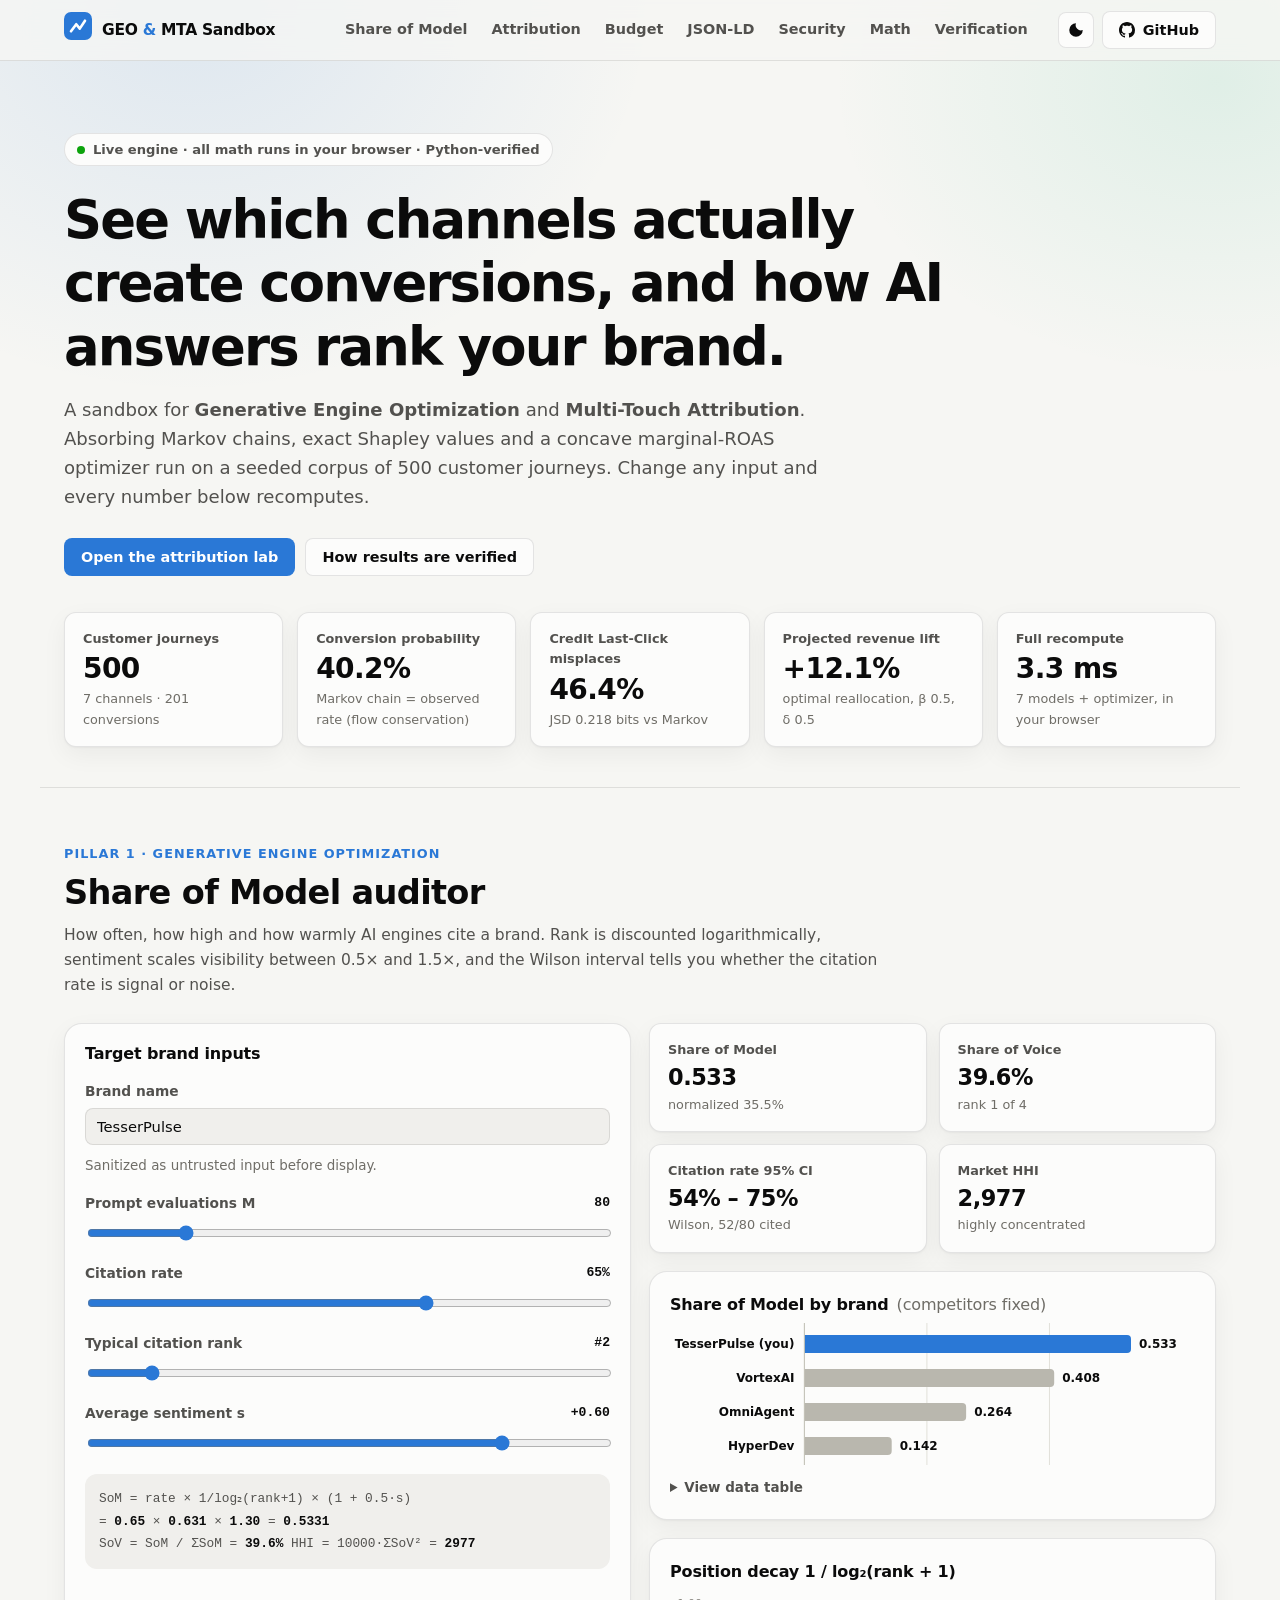
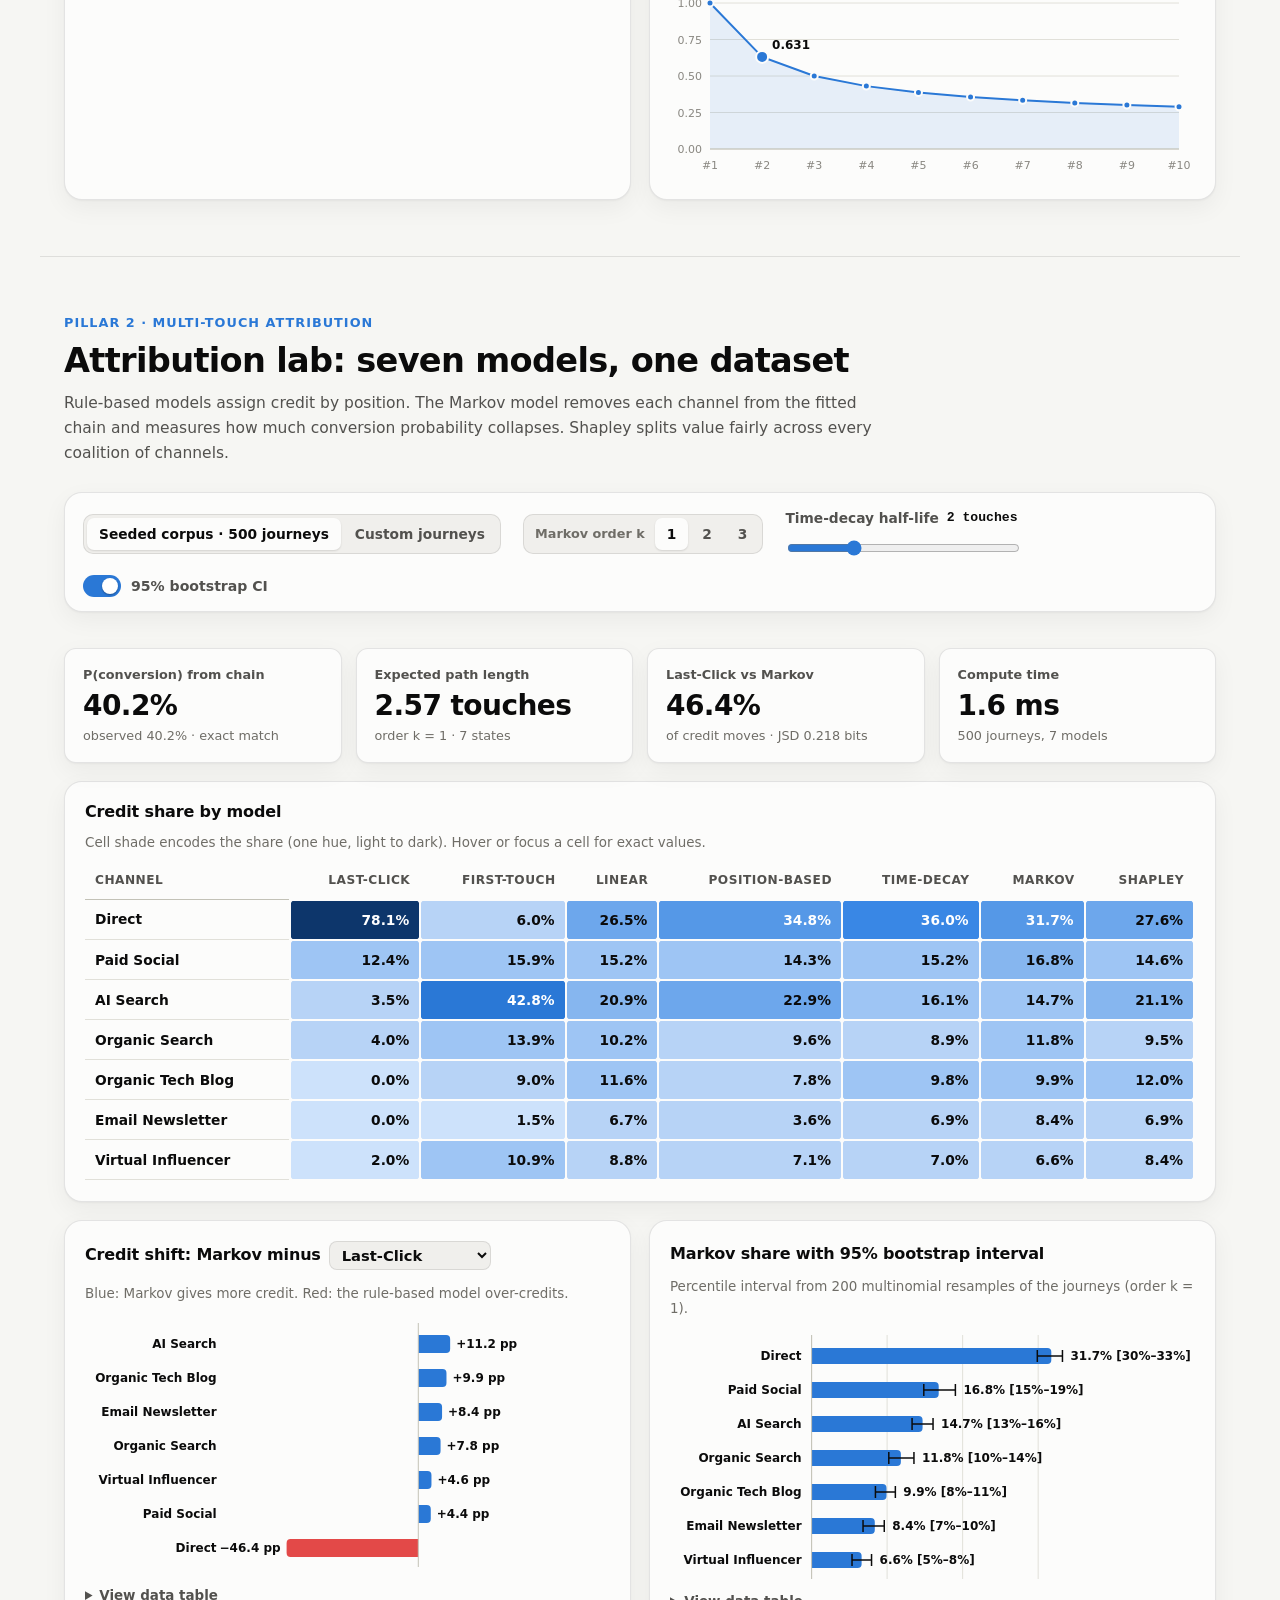
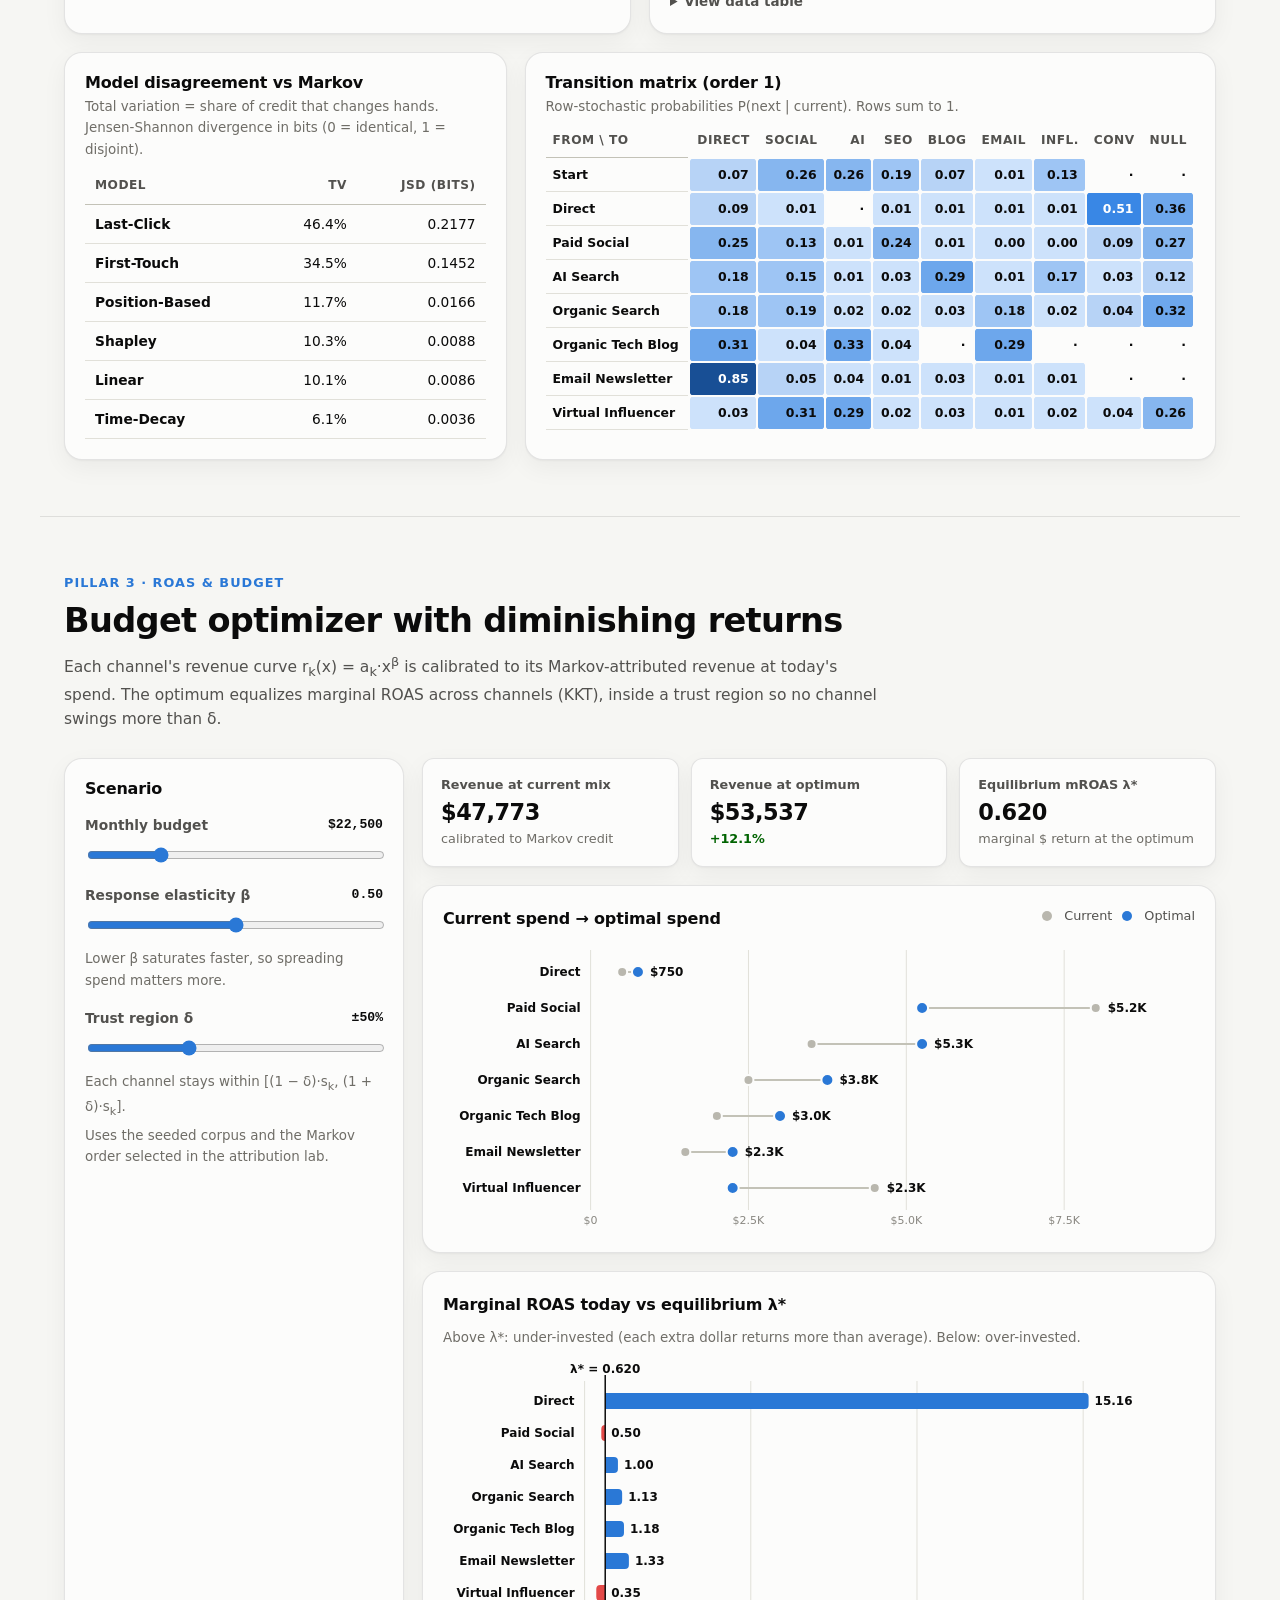
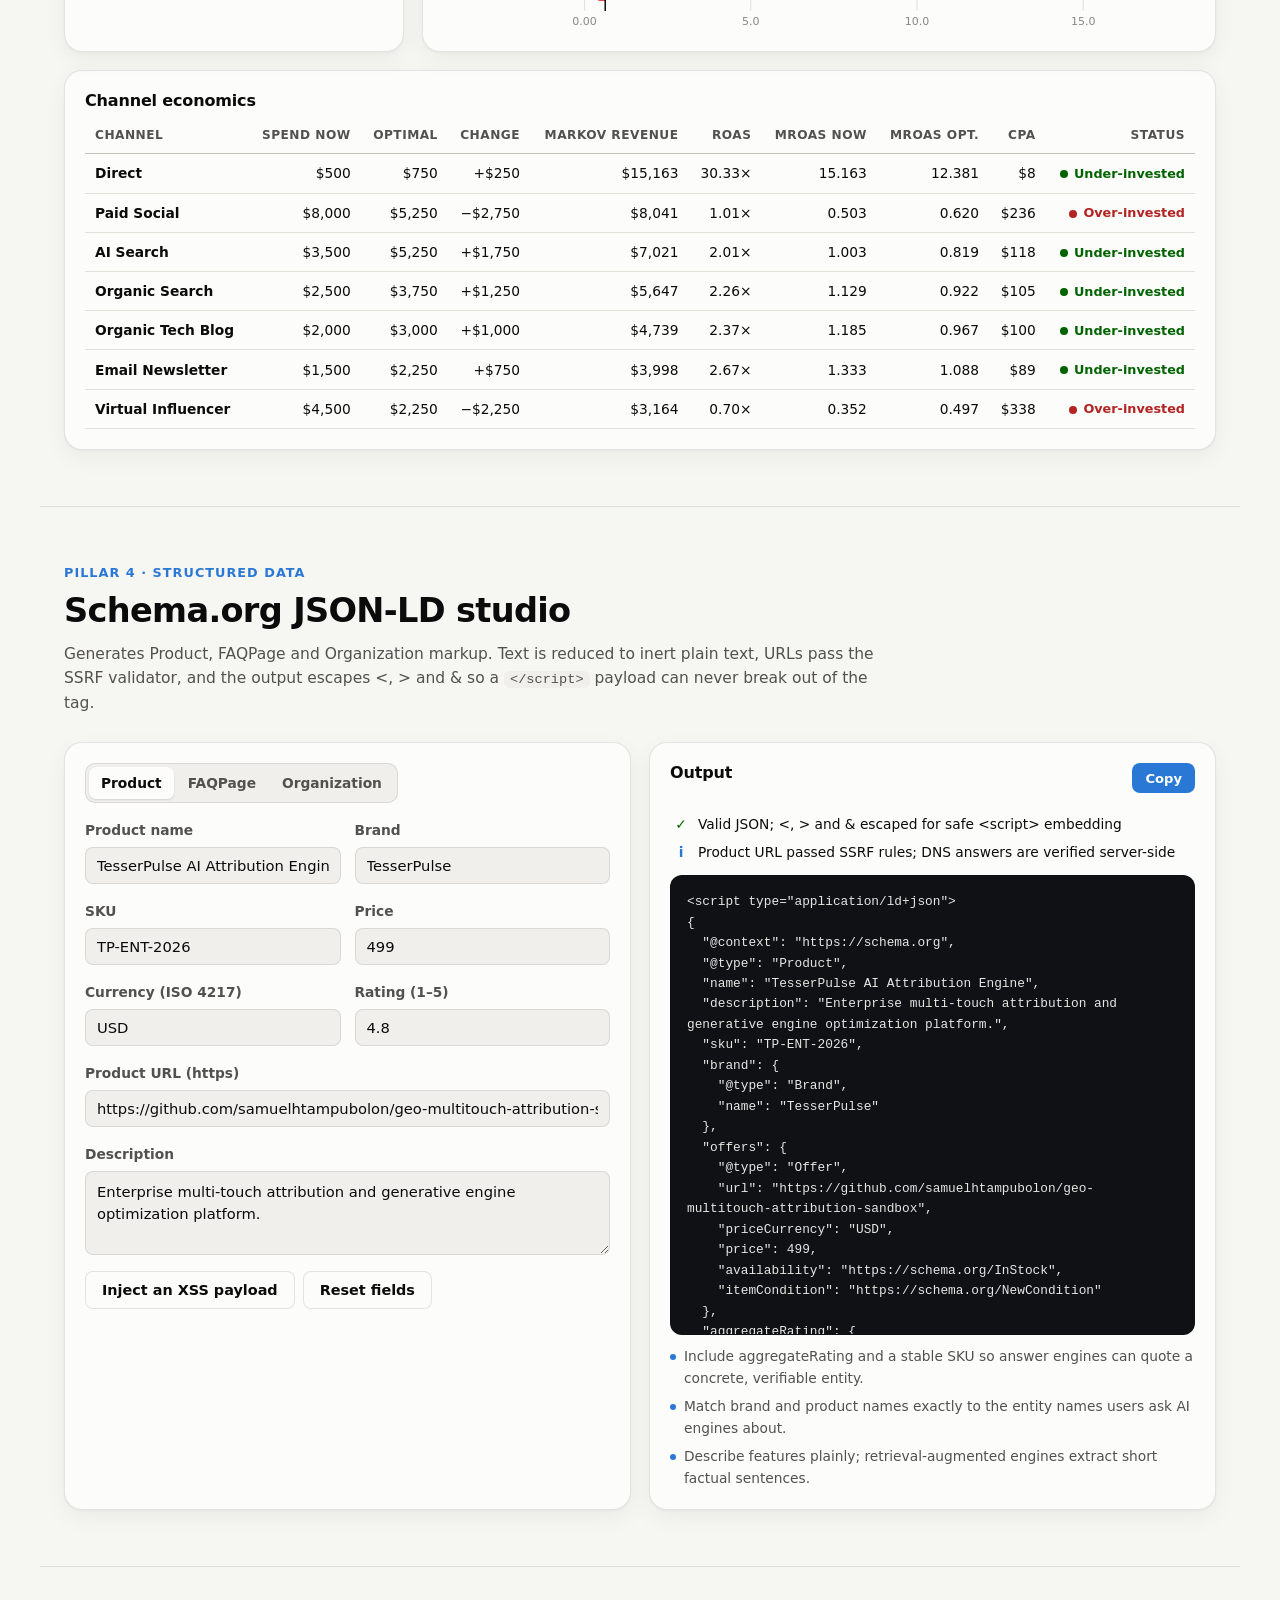
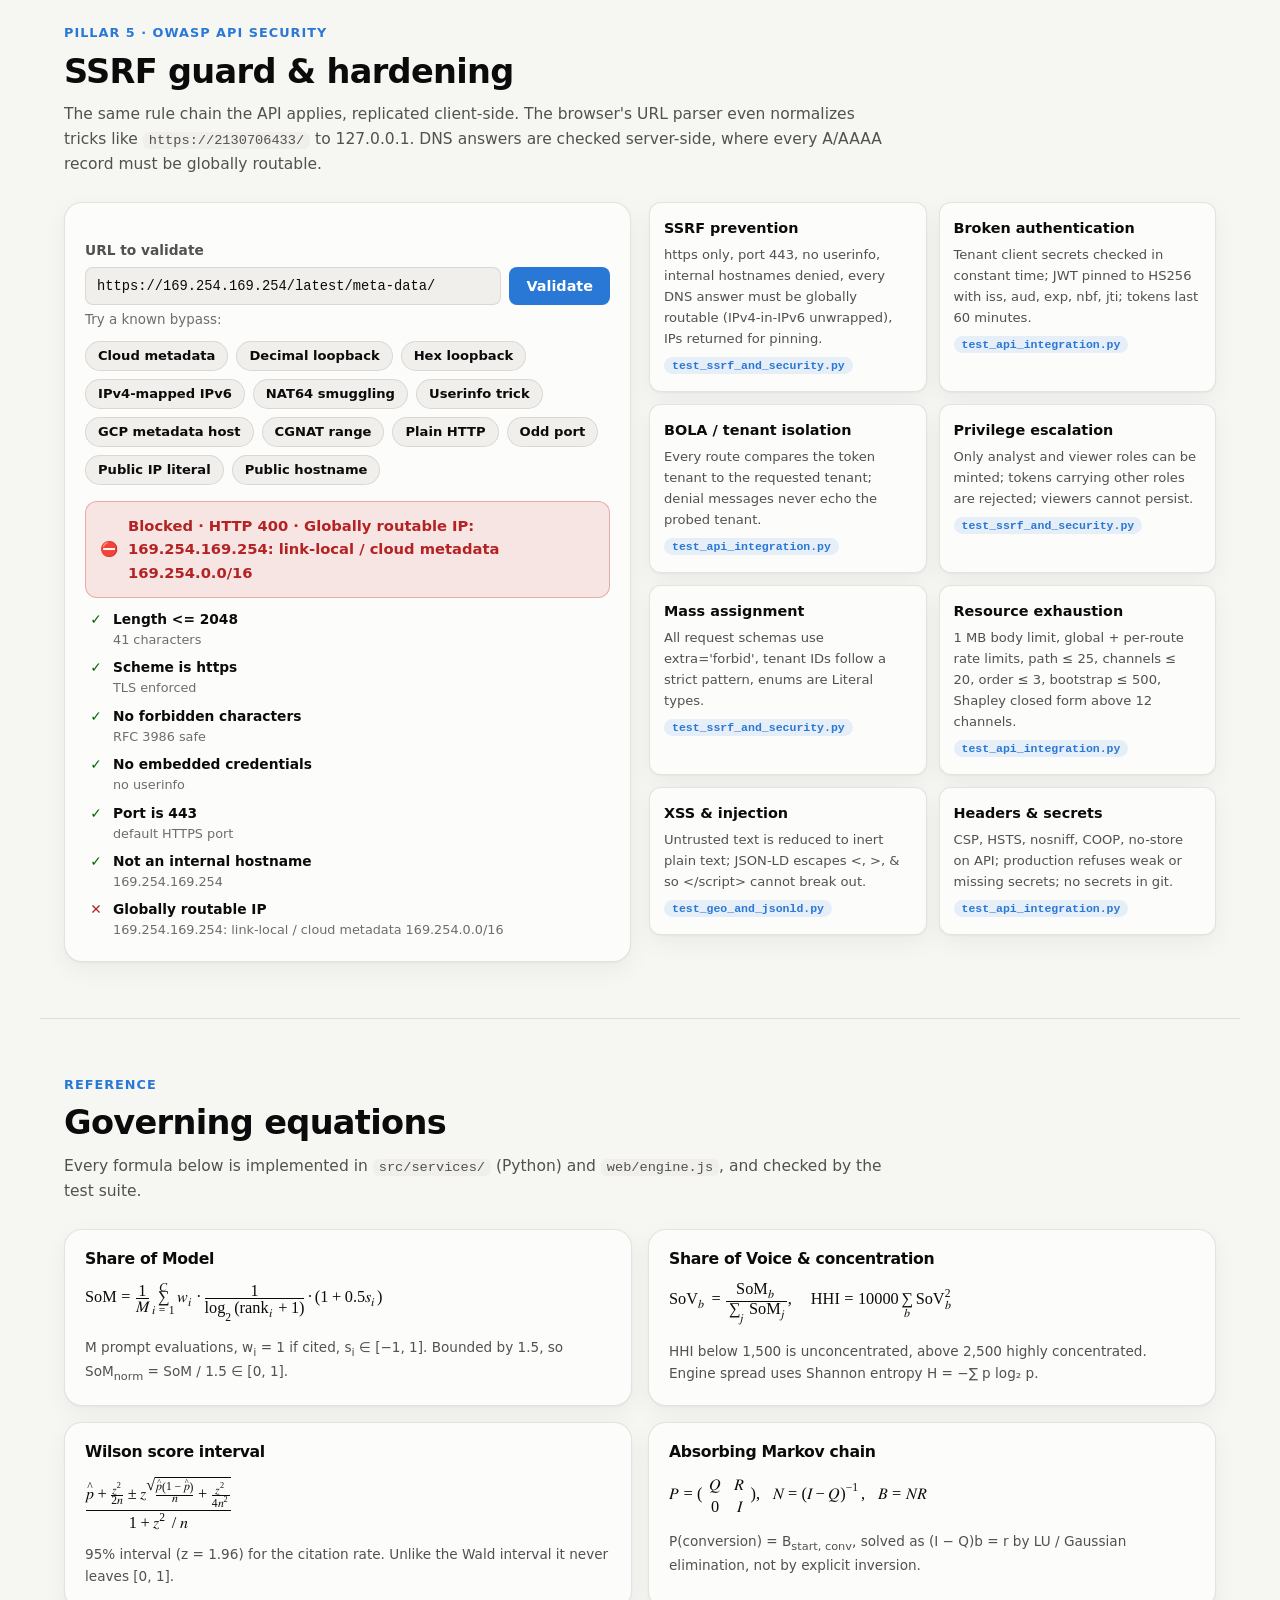
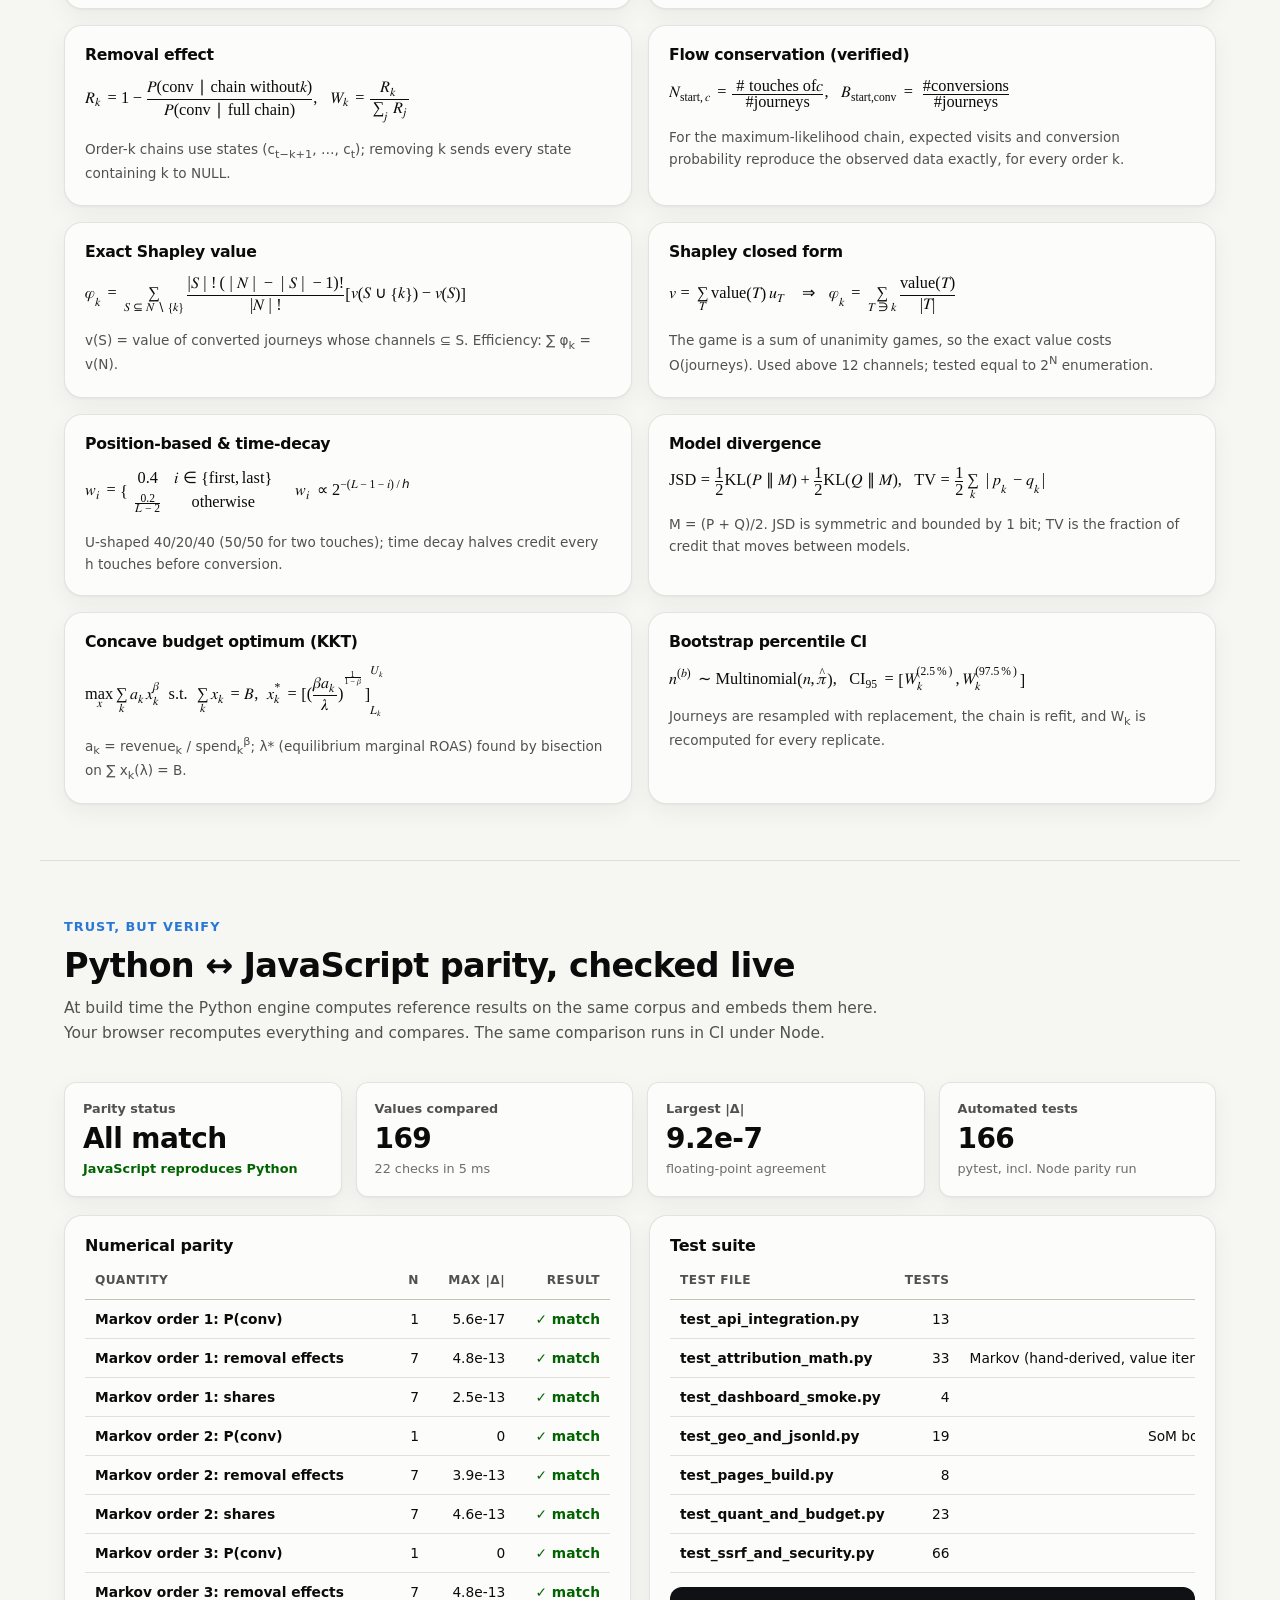
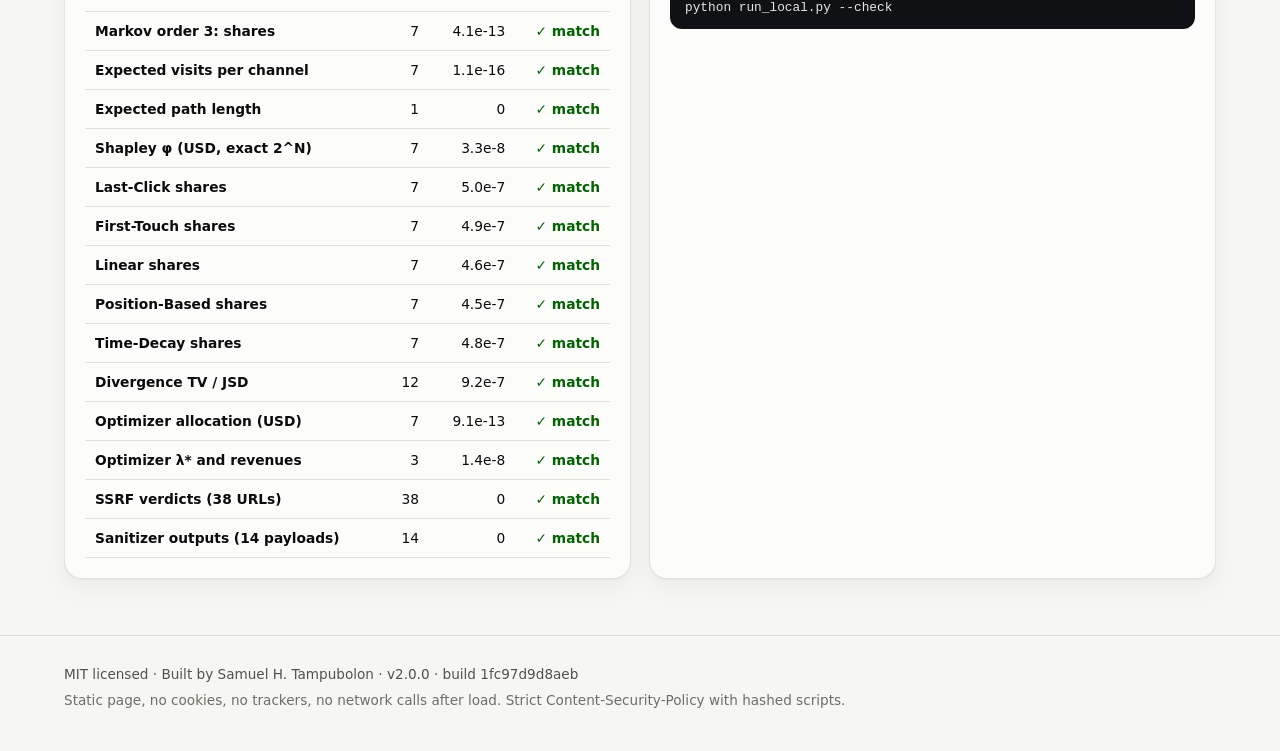
<file: index.html>
<!DOCTYPE html>
<html lang="en">
<head>
  <meta charset="UTF-8">
  <meta name="viewport" content="width=device-width, initial-scale=1">
  <meta http-equiv="Content-Security-Policy" content="default-src 'none'; script-src 'sha256-Nga8jrDJCglFM5vrOjHk0hjMEyzsuZBUgHGwpWy4Tfg=' 'sha256-2PBQoOvPSIseRP2FgxZCVaNE7FtjS+Lb1ZfjGAT+KLc='; style-src 'sha256-qej30j7yaJmbgZkAvFwlDirPSE9rXwJ5Kz6BLsc5y6k=' https://fonts.googleapis.com; font-src https://fonts.gstatic.com; img-src data:; connect-src 'none'; base-uri 'none'; form-action 'none'; object-src 'none'; manifest-src 'none'; upgrade-insecure-requests">
  <meta name="referrer" content="no-referrer">
  <meta name="color-scheme" content="light dark">
  <title>GEO &amp; MTA Sandbox</title>
  <meta name="description" content="Interactive Generative Engine Optimization and Multi-Touch Attribution lab: Share of Model, order-k Markov removal effects, exact Shapley values, concave budget optimization and OWASP-hardened SSRF / JSON-LD tooling. All math runs live in your browser.">
  <meta property="og:title" content="GEO &amp; Multi-Touch Attribution Sandbox">
  <meta property="og:description" content="Share of Model, Markov removal effects, exact Shapley values and marginal-ROAS budget optimization, computed live in the browser.">
  <meta property="og:type" content="website">
  <link rel="icon" href="data:image/svg+xml,%3Csvg xmlns='http://www.w3.org/2000/svg' viewBox='0 0 32 32'%3E%3Crect width='32' height='32' rx='8' fill='%232a78d6'/%3E%3Cpath d='M8 22l6-8 4 5 6-9' stroke='white' stroke-width='3' fill='none' stroke-linecap='round' stroke-linejoin='round'/%3E%3C/svg%3E">
  <link rel="preconnect" href="https://fonts.googleapis.com">
  <link rel="preconnect" href="https://fonts.gstatic.com" crossorigin>
  <link rel="stylesheet" href="https://fonts.googleapis.com/css2?family=Plus+Jakarta+Sans:wght@400;500;600;700;800&amp;family=JetBrains+Mono:wght@400;500;600&amp;display=swap">
  <style>:root {
  color-scheme: light;
  --page: #f6f6f3;
  --surface: #fcfcfb;
  --surface-2: #f0efec;
  --surface-3: #e8e7e2;
  --ink: #0b0b0b;
  --ink-2: #52514e;
  --muted: #6f6d67;
  --axis-ink: #898781;
  --grid: #e1e0d9;
  --axis: #c3c2b7;
  --border: rgba(11, 11, 11, 0.10);
  --border-strong: rgba(11, 11, 11, 0.18);
  --s1: #2a78d6;
  --s1-soft: rgba(42, 120, 214, 0.10);
  --s2: #eb6834;
  --deemph: #b9b7ae;
  --pos: #2a78d6;
  --neg: #e34948;
  --good: #0ca30c;
  --good-ink: #006300;
  --critical: #d03b3b;
  --critical-ink: #b42323;
  --warning: #fab219;
  --focus: #2a78d6;
  --shadow: 0 1px 2px rgba(11, 11, 11, 0.04), 0 8px 24px rgba(11, 11, 11, 0.05);
  --hero-glow: radial-gradient(60% 80% at 15% 0%, rgba(42, 120, 214, 0.12), transparent 60%), radial-gradient(50% 60% at 95% 10%, rgba(27, 175, 122, 0.10), transparent 60%);
  --font-sans: "Plus Jakarta Sans", system-ui, -apple-system, "Segoe UI", sans-serif;
  --font-mono: "JetBrains Mono", ui-monospace, SFMono-Regular, Menlo, monospace;
  --r-sm: 8px;
  --r-md: 12px;
  --r-lg: 18px;
}

@media (prefers-color-scheme: dark) {
  :root:not([data-theme="light"]) {
    color-scheme: dark;
    --page: #0d0d0d;
    --surface: #1a1a19;
    --surface-2: #222221;
    --surface-3: #2c2c2a;
    --ink: #f0efec;
    --ink-2: #c3c2b7;
    --muted: #a3a197;
    --axis-ink: #898781;
    --grid: #2c2c2a;
    --axis: #383835;
    --border: rgba(255, 255, 255, 0.10);
    --border-strong: rgba(255, 255, 255, 0.18);
    --s1: #3987e5;
    --s1-soft: rgba(57, 135, 229, 0.14);
    --s2: #d95926;
    --deemph: #5d5c57;
    --pos: #3987e5;
    --neg: #e66767;
    --good-ink: #0ca30c;
    --critical-ink: #e66767;
    --focus: #6da7ec;
    --shadow: 0 1px 2px rgba(0, 0, 0, 0.3), 0 8px 24px rgba(0, 0, 0, 0.25);
    --hero-glow: radial-gradient(60% 80% at 15% 0%, rgba(57, 135, 229, 0.18), transparent 60%), radial-gradient(50% 60% at 95% 10%, rgba(25, 158, 112, 0.12), transparent 60%);
  }
}
:root[data-theme="dark"] {
  color-scheme: dark;
  --page: #0d0d0d;
  --surface: #1a1a19;
  --surface-2: #222221;
  --surface-3: #2c2c2a;
  --ink: #f0efec;
  --ink-2: #c3c2b7;
  --muted: #a3a197;
  --axis-ink: #898781;
  --grid: #2c2c2a;
  --axis: #383835;
  --border: rgba(255, 255, 255, 0.10);
  --border-strong: rgba(255, 255, 255, 0.18);
  --s1: #3987e5;
  --s1-soft: rgba(57, 135, 229, 0.14);
  --s2: #d95926;
  --deemph: #5d5c57;
  --pos: #3987e5;
  --neg: #e66767;
  --good-ink: #0ca30c;
  --critical-ink: #e66767;
  --focus: #6da7ec;
  --shadow: 0 1px 2px rgba(0, 0, 0, 0.3), 0 8px 24px rgba(0, 0, 0, 0.25);
  --hero-glow: radial-gradient(60% 80% at 15% 0%, rgba(57, 135, 229, 0.18), transparent 60%), radial-gradient(50% 60% at 95% 10%, rgba(25, 158, 112, 0.12), transparent 60%);
}

*, *::before, *::after { box-sizing: border-box; }
html { scroll-behavior: smooth; scroll-padding-top: 76px; -webkit-text-size-adjust: 100%; }
@media (prefers-reduced-motion: reduce) { html { scroll-behavior: auto; } * { transition: none !important; animation: none !important; } }
body {
  margin: 0;
  background: var(--page);
  color: var(--ink);
  font-family: var(--font-sans);
  font-size: 15.5px;
  line-height: 1.6;
  overflow-x: clip;
  background-image: var(--hero-glow);
  background-repeat: no-repeat;
  background-size: 100% 820px;
}
h1, h2, h3 { line-height: 1.2; letter-spacing: -0.02em; margin: 0; }
p { margin: 0; }
a { color: var(--s1); }
code { font-family: var(--font-mono); font-size: 0.88em; background: var(--surface-2); padding: 1px 6px; border-radius: 6px; }
:focus-visible { outline: 2px solid var(--focus); outline-offset: 2px; border-radius: 4px; }
.sr-only { position: absolute; width: 1px; height: 1px; overflow: hidden; clip: rect(0 0 0 0); white-space: nowrap; }
.skip-link { position: absolute; left: -999px; top: 8px; background: var(--surface); padding: 8px 12px; border-radius: var(--r-sm); z-index: 200; }
.skip-link:focus { left: 16px; }
.muted-text { color: var(--muted); font-weight: 400; }

.container { max-width: 1200px; margin: 0 auto; padding: 0 24px; }

/* Top bar */
.topbar { position: sticky; top: 0; z-index: 100; background: color-mix(in srgb, var(--page) 82%, transparent); backdrop-filter: saturate(140%) blur(14px); -webkit-backdrop-filter: saturate(140%) blur(14px); border-bottom: 1px solid var(--border); }
.topbar-inner { display: flex; align-items: center; gap: 20px; height: 60px; }
.brand { display: inline-flex; align-items: center; gap: 10px; color: var(--ink); text-decoration: none; font-weight: 800; letter-spacing: -0.02em; white-space: nowrap; }
.brand-mark svg rect { fill: var(--s1); }
.brand-mark svg path { stroke: #fff; stroke-width: 3; fill: none; stroke-linecap: round; stroke-linejoin: round; }
.brand-amp { color: var(--s1); }
.nav { display: flex; gap: 4px; margin-left: auto; overflow-x: auto; scrollbar-width: none; }
.nav::-webkit-scrollbar { display: none; }
.nav a { color: var(--ink-2); text-decoration: none; font-size: 0.9rem; font-weight: 600; padding: 6px 10px; border-radius: var(--r-sm); white-space: nowrap; }
.nav a:hover, .nav a.active { color: var(--ink); background: var(--surface-2); }
.topbar-actions { display: flex; align-items: center; gap: 8px; }
.icon-btn { display: inline-grid; place-items: center; width: 36px; height: 36px; border-radius: var(--r-sm); border: 1px solid var(--border); background: var(--surface); color: var(--ink); cursor: pointer; }
.icon-btn svg path { fill: currentColor; }
.icon-btn:hover { border-color: var(--border-strong); }

/* Buttons */
.btn { display: inline-flex; align-items: center; justify-content: center; gap: 8px; height: 38px; padding: 0 16px; border-radius: var(--r-sm); font: 600 0.9rem var(--font-sans); text-decoration: none; cursor: pointer; border: 1px solid transparent; white-space: nowrap; transition: background 0.15s ease, border-color 0.15s ease, transform 0.15s ease; }
.btn svg path { fill: currentColor; }
.btn-primary { background: var(--s1); color: #fff; }
.btn-primary:hover { filter: brightness(1.08); transform: translateY(-1px); }
.btn-ghost { background: var(--surface); color: var(--ink); border-color: var(--border); }
.btn-ghost:hover { border-color: var(--border-strong); background: var(--surface-2); }
.btn-sm { height: 30px; padding: 0 12px; font-size: 0.82rem; }
.btn-row { display: flex; flex-wrap: wrap; gap: 8px; margin-top: 16px; }

/* Hero */
.hero { padding: 72px 24px 40px; position: relative; }
.eyebrow { display: inline-flex; align-items: center; gap: 8px; font-size: 0.82rem; font-weight: 600; color: var(--ink-2); background: var(--surface); border: 1px solid var(--border); padding: 5px 12px; border-radius: 999px; margin-bottom: 22px; }
.live-dot { width: 8px; height: 8px; border-radius: 50%; background: var(--good); box-shadow: 0 0 0 0 rgba(12, 163, 12, 0.5); animation: pulse 2.2s infinite; }
@keyframes pulse { 0% { box-shadow: 0 0 0 0 rgba(12, 163, 12, 0.45); } 70% { box-shadow: 0 0 0 8px rgba(12, 163, 12, 0); } 100% { box-shadow: 0 0 0 0 rgba(12, 163, 12, 0); } }
.hero h1 { font-size: clamp(2rem, 4.4vw, 3.3rem); font-weight: 800; max-width: 920px; letter-spacing: -0.035em; }
.lede { margin-top: 18px; font-size: 1.13rem; color: var(--ink-2); max-width: 760px; }
.hero-cta { display: flex; flex-wrap: wrap; gap: 10px; margin-top: 26px; }

/* KPI tiles */
.kpi-grid { display: grid; grid-template-columns: repeat(auto-fit, minmax(210px, 1fr)); gap: 14px; margin-top: 36px; }
.kpi-grid-tight { margin-top: 0; grid-template-columns: repeat(auto-fit, minmax(160px, 1fr)); gap: 12px; }
.kpi { background: var(--surface); border: 1px solid var(--border); border-radius: var(--r-md); padding: 16px 18px; box-shadow: var(--shadow); min-width: 0; }
.kpi-label { font-size: 0.8rem; font-weight: 600; color: var(--ink-2); }
.kpi-value { font-size: 1.75rem; font-weight: 700; letter-spacing: -0.02em; margin-top: 4px; line-height: 1.15; overflow-wrap: anywhere; }
.kpi-grid-tight .kpi-value { font-size: 1.4rem; }
.kpi-sub { font-size: 0.8rem; color: var(--muted); margin-top: 4px; }
.kpi-sub .up { color: var(--good-ink); font-weight: 600; }
.kpi-sub .down { color: var(--critical-ink); font-weight: 600; }

/* Sections */
.section { padding: 56px 24px; border-top: 1px solid var(--border); }
.section-head { max-width: 820px; margin-bottom: 26px; }
.section-kicker { font-size: 0.8rem; font-weight: 700; text-transform: uppercase; letter-spacing: 0.08em; color: var(--s1); margin-bottom: 8px; }
.section-head h2 { font-size: clamp(1.55rem, 2.8vw, 2.1rem); font-weight: 800; }
.section-head p:last-child { margin-top: 10px; color: var(--ink-2); }

.grid-2 { display: grid; grid-template-columns: repeat(2, minmax(0, 1fr)); gap: 18px; margin-top: 18px; }
.grid-2-wide { grid-template-columns: minmax(0, 0.8fr) minmax(0, 1.25fr); }
.kpi-grid-2 { grid-template-columns: repeat(2, minmax(0, 1fr)); }
.grid-sidebar { display: grid; grid-template-columns: minmax(260px, 340px) minmax(0, 1fr); gap: 18px; }
.stack { display: grid; gap: 18px; align-content: start; min-width: 0; }
@media (max-width: 900px) { .grid-2, .grid-2-wide, .grid-sidebar { grid-template-columns: 1fr; } }

.card { background: var(--surface); border: 1px solid var(--border); border-radius: var(--r-lg); padding: 20px; box-shadow: var(--shadow); min-width: 0; margin: 0; }
.card + .card { margin-top: 0; }
#attribution > .card, #budget > .card { margin-top: 18px; }
.card-title { font-size: 1rem; font-weight: 700; letter-spacing: -0.01em; display: flex; flex-wrap: wrap; align-items: center; gap: 8px; }
.card-head { display: flex; flex-wrap: wrap; align-items: flex-start; justify-content: space-between; gap: 6px 14px; margin-bottom: 10px; }
.card-head .hint { flex-basis: 100%; }
.hint { font-size: 0.84rem; color: var(--muted); margin-top: 4px; }

/* Form controls */
.field { display: grid; gap: 6px; margin-top: 16px; }
.field label { font-size: 0.86rem; font-weight: 600; color: var(--ink-2); display: flex; justify-content: space-between; gap: 8px; }
.field output { font-family: var(--font-mono); font-size: 0.82rem; color: var(--ink); font-weight: 600; }
.field-inline { margin-top: 0; min-width: 180px; }
input[type="text"], input[type="number"], input[type="url"], textarea, select {
  width: 100%; font: 500 0.92rem var(--font-sans); color: var(--ink); background: var(--surface-2);
  border: 1px solid var(--border); border-radius: var(--r-sm); padding: 9px 11px; min-width: 0;
}
textarea { resize: vertical; min-height: 72px; line-height: 1.45; }
select { width: auto; padding: 4px 8px; font-weight: 600; }
input:focus, textarea:focus, select:focus { border-color: var(--s1); outline: none; box-shadow: 0 0 0 3px var(--s1-soft); }
input[type="range"] { width: 100%; accent-color: var(--s1); height: 22px; }
.input-row { display: flex; gap: 8px; }
.input-row input { flex: 1; font-family: var(--font-mono); font-size: 0.86rem; }
.form-grid { display: grid; grid-template-columns: 1fr 1fr; gap: 0 14px; }
.form-grid .full { grid-column: 1 / -1; }
@media (max-width: 560px) { .form-grid { grid-template-columns: 1fr; } .input-row { flex-direction: column; } }

.switch { display: inline-flex; align-items: center; gap: 10px; font-size: 0.88rem; font-weight: 600; color: var(--ink-2); cursor: pointer; user-select: none; }
.switch input { position: absolute; opacity: 0; width: 1px; height: 1px; }
.switch-track { width: 38px; height: 22px; border-radius: 999px; background: var(--surface-3); position: relative; transition: background 0.15s ease; flex: none; }
.switch-track::after { content: ""; position: absolute; top: 3px; left: 3px; width: 16px; height: 16px; border-radius: 50%; background: #fff; box-shadow: 0 1px 2px rgba(0,0,0,0.3); transition: transform 0.15s ease; }
.switch input:checked + .switch-track { background: var(--s1); }
.switch input:checked + .switch-track::after { transform: translateX(16px); }
.switch input:focus-visible + .switch-track { outline: 2px solid var(--focus); outline-offset: 2px; }

.seg { display: inline-flex; align-items: center; flex-wrap: wrap; gap: 2px; background: var(--surface-2); border: 1px solid var(--border); padding: 3px; border-radius: 10px; }
.seg-label { font-size: 0.8rem; font-weight: 600; color: var(--muted); padding: 0 8px; }
.seg-btn { font: 600 0.86rem var(--font-sans); color: var(--ink-2); background: transparent; border: 0; padding: 6px 12px; border-radius: 7px; cursor: pointer; min-height: 32px; }
.seg-btn:hover { color: var(--ink); }
.seg-btn[aria-checked="true"] { background: var(--surface); color: var(--ink); box-shadow: 0 1px 2px rgba(0,0,0,0.12); }

.toolbar { display: flex; flex-wrap: wrap; align-items: center; gap: 14px 22px; padding: 14px 18px; }

/* Chips & journey builder */
.chip-row { display: flex; flex-wrap: wrap; gap: 8px; margin-top: 10px; }
.chip { font: 600 0.82rem var(--font-sans); color: var(--ink); background: var(--surface-2); border: 1px solid var(--border); border-radius: 999px; padding: 5px 12px; cursor: pointer; min-height: 30px; }
.chip:hover { border-color: var(--s1); color: var(--s1); }
.chip-mono { font-family: var(--font-mono); font-weight: 500; font-size: 0.78rem; }
.path-row { display: flex; flex-wrap: wrap; align-items: center; gap: 8px; margin: 16px 0; padding: 12px; background: var(--surface-2); border-radius: var(--r-md); border: 1px dashed var(--border-strong); }
.path-steps { display: contents; }
.node { font-size: 0.8rem; font-weight: 700; padding: 5px 10px; border-radius: 999px; background: var(--surface-3); color: var(--ink-2); }
.node-end-conv { background: color-mix(in srgb, var(--good) 18%, var(--surface)); color: var(--good-ink); }
.node-end-null { background: color-mix(in srgb, var(--critical) 14%, var(--surface)); color: var(--critical-ink); }
.step { font: 600 0.82rem var(--font-sans); padding: 5px 10px; border-radius: 999px; background: var(--s1); color: #fff; border: 0; cursor: pointer; }
.step::after { content: " ×"; opacity: 0.8; }
.arrow { color: var(--muted); font-size: 0.85rem; }
.builder-controls { display: flex; flex-wrap: wrap; align-items: flex-end; gap: 12px; }
.builder-controls .field-inline { min-width: 120px; max-width: 200px; }
.builder { margin-top: 18px; }

/* Tables */
.table-wrap { overflow-x: auto; margin-top: 8px; -webkit-overflow-scrolling: touch; }
.table { width: 100%; border-collapse: collapse; font-size: 0.86rem; font-variant-numeric: tabular-nums; }
.table th, .table td { padding: 8px 10px; text-align: right; border-bottom: 1px solid var(--grid); white-space: nowrap; }
.table th:first-child, .table td:first-child { text-align: left; }
.table thead th { font-size: 0.76rem; font-weight: 700; color: var(--ink-2); text-transform: uppercase; letter-spacing: 0.04em; border-bottom: 1px solid var(--axis); }
.table tbody tr:hover td { background: var(--surface-2); }
.table td.label-cell { font-weight: 600; }
.table .remove-btn { border: 0; background: transparent; color: var(--critical-ink); font-weight: 700; cursor: pointer; padding: 2px 8px; border-radius: 6px; }
.table .remove-btn:hover { background: var(--surface-2); }
.heatmap td.cell { position: relative; font-weight: 600; border: 2px solid var(--surface); border-radius: 6px; }
.heatmap tbody tr:hover td.cell { filter: brightness(0.97); }
.matrix th, .matrix td { padding: 6px 7px; font-size: 0.78rem; }
.status { display: inline-flex; align-items: center; gap: 6px; font-weight: 600; font-size: 0.8rem; }
.status::before { content: ""; width: 8px; height: 8px; border-radius: 50%; background: currentColor; }
.status-up { color: var(--good-ink); }
.status-down { color: var(--critical-ink); }
.status-eq { color: var(--ink-2); }
.pass { color: var(--good-ink); font-weight: 700; }
.fail { color: var(--critical-ink); font-weight: 700; }

/* Charts */
.chart-card { display: grid; gap: 4px; }
.chart { width: 100%; min-height: 60px; position: relative; }
.chart svg { display: block; width: 100%; height: auto; overflow: visible; }
.chart text { font-family: var(--font-sans); font-size: 12px; fill: var(--ink-2); }
.chart .axis-text { fill: var(--axis-ink); font-size: 11px; font-variant-numeric: tabular-nums; }
.chart .value-text { fill: var(--ink); font-weight: 600; font-variant-numeric: tabular-nums; }
.chart .label-text { fill: var(--ink); font-weight: 600; }
.chart .gridline { stroke: var(--grid); stroke-width: 1; }
.chart .baseline { stroke: var(--axis); stroke-width: 1; }
.chart .mark { cursor: default; outline: none; }
.chart .mark:focus-visible { stroke: var(--focus); stroke-width: 2; }
.chart .hit { fill: transparent; }
.legend { display: inline-flex; align-items: center; gap: 6px 10px; font-size: 0.8rem; color: var(--ink-2); flex-wrap: wrap; }
.key { display: inline-block; vertical-align: middle; margin-right: 2px; }
.key-dot { width: 10px; height: 10px; border-radius: 50%; }
.key-s1 { background: var(--s1); }
.key-muted { background: var(--deemph); }
.data-table { margin-top: 6px; font-size: 0.84rem; }
.data-table summary { cursor: pointer; color: var(--ink-2); font-weight: 600; width: max-content; }
.tooltip { position: fixed; z-index: 300; pointer-events: none; background: var(--ink); color: var(--page); font-size: 0.8rem; line-height: 1.4; padding: 8px 10px; border-radius: 8px; max-width: 280px; box-shadow: 0 6px 20px rgba(0,0,0,0.25); font-variant-numeric: tabular-nums; }
.tooltip strong { display: block; font-weight: 700; margin-bottom: 2px; }

/* Formula & code */
.formula-live { margin-top: 18px; padding: 14px; border-radius: var(--r-md); background: var(--surface-2); font-family: var(--font-mono); font-size: 0.8rem; line-height: 1.75; color: var(--ink-2); overflow-x: auto; }
.formula-live b { color: var(--ink); font-weight: 600; }
.code-card { display: flex; flex-direction: column; }
.code { margin: 12px 0 0; background: #0f1115; color: #e6e6e3; border-radius: var(--r-md); padding: 16px; font: 0.8rem/1.6 var(--font-mono); overflow: auto; max-height: 460px; white-space: pre-wrap; overflow-wrap: anywhere; border: 1px solid var(--border); }
.code code { background: none; padding: 0; color: inherit; font-size: inherit; }
.code-sm { max-height: none; margin-top: 14px; padding: 10px 14px; }
.checklist, .tips, .trace { list-style: none; margin: 10px 0 0; padding: 0; display: grid; gap: 6px; font-size: 0.86rem; }
.checklist li, .trace li { display: grid; grid-template-columns: 22px 1fr; gap: 6px; align-items: start; }
.checklist .ico, .trace .ico { font-weight: 800; text-align: center; }
.ok .ico { color: var(--good-ink); }
.bad .ico { color: var(--critical-ink); }
.info .ico { color: var(--s1); }
.trace .rule { font-weight: 600; }
.trace .detail { color: var(--muted); display: block; font-size: 0.8rem; overflow-wrap: anywhere; }
.tips li { padding-left: 14px; position: relative; color: var(--ink-2); }
.tips li::before { content: ""; position: absolute; left: 0; top: 0.62em; width: 6px; height: 6px; border-radius: 50%; background: var(--s1); }
.verdict { margin-top: 16px; padding: 12px 14px; border-radius: var(--r-md); font-weight: 600; font-size: 0.92rem; display: flex; gap: 10px; align-items: center; border: 1px solid var(--border); }
.verdict-blocked { background: color-mix(in srgb, var(--critical) 12%, var(--surface)); color: var(--critical-ink); border-color: color-mix(in srgb, var(--critical) 35%, transparent); }
.verdict-allowed { background: color-mix(in srgb, var(--good) 12%, var(--surface)); color: var(--good-ink); border-color: color-mix(in srgb, var(--good) 35%, transparent); }
.verdict-dns { background: var(--s1-soft); color: var(--s1); border-color: color-mix(in srgb, var(--s1) 35%, transparent); }

.controls-grid { display: grid; grid-template-columns: repeat(2, minmax(0, 1fr)); gap: 12px; align-content: start; }
@media (max-width: 560px) { .controls-grid { grid-template-columns: 1fr; } }
.control { background: var(--surface); border: 1px solid var(--border); border-radius: var(--r-md); padding: 14px; box-shadow: var(--shadow); }
.control h4 { margin: 0 0 4px; font-size: 0.9rem; }
.control p { font-size: 0.82rem; color: var(--ink-2); }
.control .tag { display: inline-block; margin-top: 8px; font: 600 0.72rem var(--font-mono); color: var(--s1); background: var(--s1-soft); padding: 2px 8px; border-radius: 999px; }

.math-grid { display: grid; grid-template-columns: repeat(auto-fill, minmax(min(100%, 480px), 1fr)); gap: 16px; }
.math-card h3 { font-size: 0.98rem; margin-bottom: 10px; }
.math-card math { font-size: 1.02rem; margin: 6px 0 12px; overflow-x: auto; overflow-y: hidden; max-width: 100%; padding: 4px 0; display: block; }
.math-card p { font-size: 0.85rem; color: var(--ink-2); }

.footer { border-top: 1px solid var(--border); padding: 28px 0 40px; font-size: 0.85rem; color: var(--ink-2); }
.footer-inner { display: grid; gap: 4px; }

@media (max-width: 760px) {
  .container { padding: 0 16px; }
  .hero { padding: 44px 16px 28px; }
  .section { padding: 40px 16px; }
  .topbar-inner { gap: 10px; }
  .brand-text { display: none; }
  .topbar-actions .btn span { display: none; }
  .topbar-actions .btn { padding: 0 10px; }
  .card { padding: 16px; }
}
@media print {
  .topbar, .hero-cta, .btn, .tooltip { display: none !important; }
  .card, .kpi { box-shadow: none; }
}
@media (forced-colors: active) {
  .seg-btn[aria-checked="true"] { outline: 2px solid CanvasText; }
}
</style>
</head>
<body>
  <a class="skip-link" href="#main">Skip to content</a>

  <header class="topbar">
    <div class="container topbar-inner">
      <a class="brand" href="#top" aria-label="GEO and MTA Sandbox home">
        <span class="brand-mark" aria-hidden="true">
          <svg viewBox="0 0 32 32" width="28" height="28"><rect width="32" height="32" rx="8"></rect><path d="M8 22l6-8 4 5 6-9"></path></svg>
        </span>
        <span class="brand-text">GEO <span class="brand-amp">&amp;</span> MTA Sandbox</span>
      </a>
      <nav class="nav" aria-label="Sections">
        <a href="#geo">Share of Model</a>
        <a href="#attribution">Attribution</a>
        <a href="#budget">Budget</a>
        <a href="#jsonld">JSON-LD</a>
        <a href="#security">Security</a>
        <a href="#math">Math</a>
        <a href="#verify">Verification</a>
      </nav>
      <div class="topbar-actions">
        <button class="icon-btn" id="theme-toggle" type="button" aria-label="Toggle color theme" title="Toggle theme">
          <svg viewBox="0 0 24 24" width="18" height="18" aria-hidden="true"><path d="M12 3a9 9 0 1 0 9 9 7 7 0 0 1-9-9z"></path></svg>
        </button>
        <a class="btn btn-ghost" href="https://github.com/samuelhtampubolon/geo-multitouch-attribution-sandbox" rel="noopener noreferrer" target="_blank">
          <svg viewBox="0 0 16 16" width="16" height="16" aria-hidden="true"><path d="M8 0C3.58 0 0 3.58 0 8c0 3.54 2.29 6.53 5.47 7.59.4.07.55-.17.55-.38 0-.19-.01-.82-.01-1.49-2.01.37-2.53-.49-2.69-.94-.09-.23-.48-.94-.82-1.13-.28-.15-.68-.52-.01-.53.63-.01 1.08.58 1.23.82.72 1.21 1.87.87 2.33.66.07-.52.28-.87.51-1.07-1.78-.2-3.64-.89-3.64-3.95 0-.87.31-1.59.82-2.15-.08-.2-.36-1.02.08-2.12 0 0 .67-.21 2.2.82.64-.18 1.32-.27 2-.27.68 0 1.36.09 2 .27 1.53-1.04 2.2-.82 2.2-.82.44 1.1.16 1.92.08 2.12.51.56.82 1.27.82 2.15 0 3.07-1.87 3.75-3.65 3.95.29.25.54.73.54 1.48 0 1.07-.01 1.93-.01 2.2 0 .21.15.46.55.38A8.013 8.013 0 0016 8c0-4.42-3.58-8-8-8z"></path></svg>
          <span>GitHub</span>
        </a>
      </div>
    </div>
  </header>

  <main id="main">
    <!-- HERO -->
    <section class="hero container" id="top">
      <p class="eyebrow"><span class="live-dot" aria-hidden="true"></span> Live engine · all math runs in your browser · Python-verified</p>
      <h1>See which channels actually create conversions, and how AI answers rank your brand.</h1>
      <p class="lede">A sandbox for <strong>Generative Engine Optimization</strong> and <strong>Multi-Touch Attribution</strong>. Absorbing Markov chains, exact Shapley values and a concave marginal-ROAS optimizer run on a seeded corpus of 500 customer journeys. Change any input and every number below recomputes.</p>
      <div class="hero-cta">
        <a class="btn btn-primary" href="#attribution">Open the attribution lab</a>
        <a class="btn btn-ghost" href="#verify">How results are verified</a>
      </div>
      <div class="kpi-grid" id="hero-kpis" aria-live="polite"></div>
    </section>

    <!-- GEO / SHARE OF MODEL -->
    <section class="section container" id="geo" aria-labelledby="geo-title">
      <header class="section-head">
        <p class="section-kicker">Pillar 1 · Generative Engine Optimization</p>
        <h2 id="geo-title">Share of Model auditor</h2>
        <p>How often, how high and how warmly AI engines cite a brand. Rank is discounted logarithmically, sentiment scales visibility between 0.5× and 1.5×, and the Wilson interval tells you whether the citation rate is signal or noise.</p>
      </header>
      <div class="grid-2">
        <div class="card">
          <h3 class="card-title">Target brand inputs</h3>
          <div class="field">
            <label for="geo-brand">Brand name</label>
            <input id="geo-brand" type="text" maxlength="64" value="TesserPulse" autocomplete="off" spellcheck="false">
            <p class="hint">Sanitized as untrusted input before display.</p>
          </div>
          <div class="field">
            <label for="geo-prompts">Prompt evaluations M <output id="geo-prompts-out"></output></label>
            <input id="geo-prompts" type="range" min="10" max="400" step="10" value="80">
          </div>
          <div class="field">
            <label for="geo-rate">Citation rate <output id="geo-rate-out"></output></label>
            <input id="geo-rate" type="range" min="0" max="1" step="0.01" value="0.65">
          </div>
          <div class="field">
            <label for="geo-rank">Typical citation rank <output id="geo-rank-out"></output></label>
            <input id="geo-rank" type="range" min="1" max="10" step="1" value="2">
          </div>
          <div class="field">
            <label for="geo-sent">Average sentiment s <output id="geo-sent-out"></output></label>
            <input id="geo-sent" type="range" min="-1" max="1" step="0.05" value="0.6">
          </div>
          <div class="formula-live" id="geo-formula" aria-live="polite"></div>
        </div>
        <div class="stack">
          <div class="kpi-grid kpi-grid-tight kpi-grid-2" id="geo-kpis" aria-live="polite"></div>
          <figure class="card chart-card">
            <figcaption class="card-title">Share of Model by brand <span class="muted-text">(competitors fixed)</span></figcaption>
            <div class="chart" id="geo-chart"></div>
            <details class="data-table"><summary>View data table</summary><div id="geo-table"></div></details>
          </figure>
          <figure class="card chart-card">
            <figcaption class="card-title">Position decay 1 / log₂(rank + 1)</figcaption>
            <div class="chart" id="decay-chart"></div>
          </figure>
        </div>
      </div>
    </section>

    <!-- ATTRIBUTION -->
    <section class="section container" id="attribution" aria-labelledby="attr-title">
      <header class="section-head">
        <p class="section-kicker">Pillar 2 · Multi-Touch Attribution</p>
        <h2 id="attr-title">Attribution lab: seven models, one dataset</h2>
        <p>Rule-based models assign credit by position. The Markov model removes each channel from the fitted chain and measures how much conversion probability collapses. Shapley splits value fairly across every coalition of channels.</p>
      </header>

      <div class="toolbar card" role="group" aria-label="Attribution controls">
        <div class="seg" role="radiogroup" aria-label="Dataset">
          <button type="button" class="seg-btn" data-dataset="seed" role="radio">Seeded corpus · 500 journeys</button>
          <button type="button" class="seg-btn" data-dataset="custom" role="radio">Custom journeys</button>
        </div>
        <div class="seg" role="radiogroup" aria-label="Markov order">
          <span class="seg-label">Markov order k</span>
          <button type="button" class="seg-btn" data-order="1" role="radio">1</button>
          <button type="button" class="seg-btn" data-order="2" role="radio">2</button>
          <button type="button" class="seg-btn" data-order="3" role="radio">3</button>
        </div>
        <div class="field field-inline">
          <label for="half-life">Time-decay half-life <output id="half-life-out"></output></label>
          <input id="half-life" type="range" min="0.5" max="6" step="0.5" value="2">
        </div>
        <label class="switch">
          <input type="checkbox" id="bootstrap-toggle" checked>
          <span class="switch-track" aria-hidden="true"></span>
          <span>95% bootstrap CI</span>
        </label>
      </div>

      <div class="card builder" id="builder" hidden>
        <h3 class="card-title">Journey builder</h3>
        <p class="hint">Click channels to build a path, then add it. Click a step to remove it. Up to 25 touches per path (server limit).</p>
        <div class="chip-row" id="builder-palette" aria-label="Channels"></div>
        <div class="path-row" aria-live="polite">
          <span class="node node-start">Start</span>
          <span id="builder-path" class="path-steps"></span>
          <span class="node" id="builder-end">Conversion</span>
        </div>
        <div class="builder-controls">
          <label class="switch">
            <input type="checkbox" id="builder-converted" checked>
            <span class="switch-track" aria-hidden="true"></span>
            <span>Converted</span>
          </label>
          <div class="field field-inline"><label for="builder-count">Count</label><input id="builder-count" type="number" min="1" max="500" value="10"></div>
          <div class="field field-inline"><label for="builder-value">Value per conversion ($)</label><input id="builder-value" type="number" min="0" max="100000" value="180"></div>
          <button type="button" class="btn btn-primary" id="builder-add">Add journey</button>
          <button type="button" class="btn btn-ghost" id="builder-clear">Clear path</button>
          <button type="button" class="btn btn-ghost" id="builder-reset">Reset examples</button>
        </div>
        <div class="table-wrap"><table class="table" id="builder-table"><caption class="sr-only">Custom journeys</caption></table></div>
      </div>

      <div class="kpi-grid" id="attr-kpis" aria-live="polite"></div>

      <div class="card">
        <div class="card-head">
          <h3 class="card-title">Credit share by model</h3>
          <p class="hint">Cell shade encodes the share (one hue, light to dark). Hover or focus a cell for exact values.</p>
        </div>
        <div class="table-wrap"><table class="table heatmap" id="model-heatmap"><caption class="sr-only">Attribution share per channel and model</caption></table></div>
      </div>

      <div class="grid-2">
        <figure class="card chart-card">
          <div class="card-head">
            <figcaption class="card-title">Credit shift: Markov minus <select id="compare-model" aria-label="Comparison model"></select></figcaption>
            <p class="hint">Blue: Markov gives more credit. Red: the rule-based model over-credits.</p>
          </div>
          <div class="chart" id="shift-chart"></div>
          <details class="data-table"><summary>View data table</summary><div id="shift-table"></div></details>
        </figure>
        <figure class="card chart-card">
          <div class="card-head">
            <figcaption class="card-title">Markov share with 95% bootstrap interval</figcaption>
            <p class="hint" id="ci-note">Percentile interval from multinomial resampling of journeys.</p>
          </div>
          <div class="chart" id="ci-chart"></div>
          <details class="data-table"><summary>View data table</summary><div id="ci-table"></div></details>
        </figure>
      </div>

      <div class="grid-2 grid-2-wide">
        <div class="card">
          <h3 class="card-title">Model disagreement vs Markov</h3>
          <p class="hint">Total variation = share of credit that changes hands. Jensen-Shannon divergence in bits (0 = identical, 1 = disjoint).</p>
          <div class="table-wrap"><table class="table" id="divergence-table"><caption class="sr-only">Divergence of each model from the Markov model</caption></table></div>
        </div>
        <div class="card">
          <h3 class="card-title" id="matrix-title">Transition matrix</h3>
          <p class="hint" id="matrix-hint">Row-stochastic probabilities P(next | current) of the fitted chain.</p>
          <div class="table-wrap"><table class="table heatmap matrix" id="transition-matrix"><caption class="sr-only">Transition probabilities</caption></table></div>
        </div>
      </div>
    </section>

    <!-- BUDGET -->
    <section class="section container" id="budget" aria-labelledby="budget-title">
      <header class="section-head">
        <p class="section-kicker">Pillar 3 · ROAS &amp; Budget</p>
        <h2 id="budget-title">Budget optimizer with diminishing returns</h2>
        <p>Each channel's revenue curve r<sub>k</sub>(x) = a<sub>k</sub>·x<sup>β</sup> is calibrated to its Markov-attributed revenue at today's spend. The optimum equalizes marginal ROAS across channels (KKT), inside a trust region so no channel swings more than δ.</p>
      </header>
      <div class="grid-sidebar">
        <div class="card">
          <h3 class="card-title">Scenario</h3>
          <div class="field">
            <label for="budget-total">Monthly budget <output id="budget-total-out"></output></label>
            <input id="budget-total" type="range" min="5000" max="80000" step="500" value="22500">
          </div>
          <div class="field">
            <label for="budget-beta">Response elasticity β <output id="budget-beta-out"></output></label>
            <input id="budget-beta" type="range" min="0.1" max="0.9" step="0.05" value="0.5">
            <p class="hint">Lower β saturates faster, so spreading spend matters more.</p>
          </div>
          <div class="field">
            <label for="budget-trust">Trust region δ <output id="budget-trust-out"></output></label>
            <input id="budget-trust" type="range" min="0" max="1.5" step="0.05" value="0.5">
            <p class="hint">Each channel stays within [(1 − δ)·s<sub>k</sub>, (1 + δ)·s<sub>k</sub>].</p>
          </div>
          <p class="hint">Uses the seeded corpus and the Markov order selected in the attribution lab.</p>
        </div>
        <div class="stack">
          <div class="kpi-grid kpi-grid-tight" id="budget-kpis" aria-live="polite"></div>
          <figure class="card chart-card">
            <div class="card-head">
              <figcaption class="card-title">Current spend → optimal spend</figcaption>
              <div class="legend" aria-hidden="true"><span class="key key-dot key-muted"></span>Current <span class="key key-dot key-s1"></span>Optimal</div>
            </div>
            <div class="chart" id="dumbbell-chart"></div>
          </figure>
          <figure class="card chart-card">
            <div class="card-head">
              <figcaption class="card-title">Marginal ROAS today vs equilibrium λ*</figcaption>
              <p class="hint">Above λ*: under-invested (each extra dollar returns more than average). Below: over-invested.</p>
            </div>
            <div class="chart" id="mroas-chart"></div>
          </figure>
        </div>
      </div>
      <div class="card">
        <h3 class="card-title">Channel economics</h3>
        <div class="table-wrap"><table class="table" id="budget-table"><caption class="sr-only">Budget recommendation per channel</caption></table></div>
      </div>
    </section>

    <!-- JSON-LD -->
    <section class="section container" id="jsonld" aria-labelledby="jsonld-title">
      <header class="section-head">
        <p class="section-kicker">Pillar 4 · Structured data</p>
        <h2 id="jsonld-title">Schema.org JSON-LD studio</h2>
        <p>Generates Product, FAQPage and Organization markup. Text is reduced to inert plain text, URLs pass the SSRF validator, and the output escapes &lt;, &gt; and &amp; so a <code>&lt;/script&gt;</code> payload can never break out of the tag.</p>
      </header>
      <div class="grid-2">
        <div class="card">
          <div class="seg" role="radiogroup" aria-label="Schema type">
            <button type="button" class="seg-btn" data-schema="Product" role="radio">Product</button>
            <button type="button" class="seg-btn" data-schema="FAQPage" role="radio">FAQPage</button>
            <button type="button" class="seg-btn" data-schema="Organization" role="radio">Organization</button>
          </div>
          <form id="jsonld-form" class="form-grid" novalidate></form>
          <div class="btn-row">
            <button type="button" class="btn btn-ghost" id="jsonld-attack">Inject an XSS payload</button>
            <button type="button" class="btn btn-ghost" id="jsonld-reset">Reset fields</button>
          </div>
        </div>
        <div class="card code-card">
          <div class="card-head">
            <h3 class="card-title">Output</h3>
            <button type="button" class="btn btn-primary btn-sm" id="jsonld-copy">Copy</button>
          </div>
          <ul class="checklist" id="jsonld-checks" aria-live="polite"></ul>
          <pre class="code" tabindex="0"><code id="jsonld-output"></code></pre>
          <ul class="tips" id="jsonld-tips"></ul>
        </div>
      </div>
    </section>

    <!-- SECURITY -->
    <section class="section container" id="security" aria-labelledby="sec-title">
      <header class="section-head">
        <p class="section-kicker">Pillar 5 · OWASP API Security</p>
        <h2 id="sec-title">SSRF guard &amp; hardening</h2>
        <p>The same rule chain the API applies, replicated client-side. The browser's URL parser even normalizes tricks like <code>https://2130706433/</code> to 127.0.0.1. DNS answers are checked server-side, where every A/AAAA record must be globally routable.</p>
      </header>
      <div class="grid-2">
        <div class="card">
          <div class="field">
            <label for="ssrf-input">URL to validate</label>
            <div class="input-row">
              <input id="ssrf-input" type="text" spellcheck="false" autocomplete="off" value="https://169.254.169.254/latest/meta-data/">
              <button type="button" class="btn btn-primary" id="ssrf-run">Validate</button>
            </div>
          </div>
          <p class="hint">Try a known bypass:</p>
          <div class="chip-row" id="ssrf-presets"></div>
          <div id="ssrf-verdict" class="verdict" aria-live="polite"></div>
          <ol class="trace" id="ssrf-trace"></ol>
        </div>
        <div class="controls-grid" id="controls-grid"></div>
      </div>
    </section>

    <!-- MATH -->
    <section class="section container" id="math" aria-labelledby="math-title">
      <header class="section-head">
        <p class="section-kicker">Reference</p>
        <h2 id="math-title">Governing equations</h2>
        <p>Every formula below is implemented in <code>src/services/</code> (Python) and <code>web/engine.js</code>, and checked by the test suite.</p>
      </header>
      <div class="math-grid">
        <article class="card math-card">
          <h3>Share of Model</h3>
          <math display="block"><mrow><mi>SoM</mi><mo>=</mo><mfrac><mn>1</mn><mi>M</mi></mfrac><munderover><mo>∑</mo><mrow><mi>i</mi><mo>=</mo><mn>1</mn></mrow><mi>C</mi></munderover><msub><mi>w</mi><mi>i</mi></msub><mo>·</mo><mfrac><mn>1</mn><mrow><msub><mi>log</mi><mn>2</mn></msub><mo>(</mo><msub><mi>rank</mi><mi>i</mi></msub><mo>+</mo><mn>1</mn><mo>)</mo></mrow></mfrac><mo>·</mo><mo>(</mo><mn>1</mn><mo>+</mo><mn>0.5</mn><msub><mi>s</mi><mi>i</mi></msub><mo>)</mo></mrow></math>
          <p>M prompt evaluations, w<sub>i</sub> = 1 if cited, s<sub>i</sub> ∈ [−1, 1]. Bounded by 1.5, so SoM<sub>norm</sub> = SoM / 1.5 ∈ [0, 1].</p>
        </article>
        <article class="card math-card">
          <h3>Share of Voice &amp; concentration</h3>
          <math display="block"><mrow><msub><mi>SoV</mi><mi>b</mi></msub><mo>=</mo><mfrac><msub><mi>SoM</mi><mi>b</mi></msub><mrow><msub><mo>∑</mo><mi>j</mi></msub><msub><mi>SoM</mi><mi>j</mi></msub></mrow></mfrac><mo>,</mo><mspace width="1em"></mspace><mi>HHI</mi><mo>=</mo><mn>10000</mn><munder><mo>∑</mo><mi>b</mi></munder><msubsup><mi>SoV</mi><mi>b</mi><mn>2</mn></msubsup></mrow></math>
          <p>HHI below 1,500 is unconcentrated, above 2,500 highly concentrated. Engine spread uses Shannon entropy H = −∑ p log₂ p.</p>
        </article>
        <article class="card math-card">
          <h3>Wilson score interval</h3>
          <math display="block"><mrow><mfrac><mrow><mover><mi>p</mi><mo>^</mo></mover><mo>+</mo><mfrac><msup><mi>z</mi><mn>2</mn></msup><mrow><mn>2</mn><mi>n</mi></mrow></mfrac><mo>±</mo><mi>z</mi><msqrt><mrow><mfrac><mrow><mover><mi>p</mi><mo>^</mo></mover><mo>(</mo><mn>1</mn><mo>−</mo><mover><mi>p</mi><mo>^</mo></mover><mo>)</mo></mrow><mi>n</mi></mfrac><mo>+</mo><mfrac><msup><mi>z</mi><mn>2</mn></msup><mrow><mn>4</mn><msup><mi>n</mi><mn>2</mn></msup></mrow></mfrac></mrow></msqrt></mrow><mrow><mn>1</mn><mo>+</mo><msup><mi>z</mi><mn>2</mn></msup><mo>/</mo><mi>n</mi></mrow></mfrac></mrow></math>
          <p>95% interval (z = 1.96) for the citation rate. Unlike the Wald interval it never leaves [0, 1].</p>
        </article>
        <article class="card math-card">
          <h3>Absorbing Markov chain</h3>
          <math display="block"><mrow><mi>P</mi><mo>=</mo><mrow><mo>(</mo><mtable><mtr><mtd><mi>Q</mi></mtd><mtd><mi>R</mi></mtd></mtr><mtr><mtd><mn>0</mn></mtd><mtd><mi>I</mi></mtd></mtr></mtable><mo>)</mo></mrow><mo>,</mo><mspace width="0.6em"></mspace><mi>N</mi><mo>=</mo><msup><mrow><mo>(</mo><mi>I</mi><mo>−</mo><mi>Q</mi><mo>)</mo></mrow><mrow><mo>−</mo><mn>1</mn></mrow></msup><mo>,</mo><mspace width="0.6em"></mspace><mi>B</mi><mo>=</mo><mi>N</mi><mi>R</mi></mrow></math>
          <p>P(conversion) = B<sub>start, conv</sub>, solved as (I − Q)b = r by LU / Gaussian elimination, not by explicit inversion.</p>
        </article>
        <article class="card math-card">
          <h3>Removal effect</h3>
          <math display="block"><mrow><msub><mi>R</mi><mi>k</mi></msub><mo>=</mo><mn>1</mn><mo>−</mo><mfrac><mrow><mi>P</mi><mo>(</mo><mtext>conv</mtext><mo>∣</mo><mtext>chain without </mtext><mi>k</mi><mo>)</mo></mrow><mrow><mi>P</mi><mo>(</mo><mtext>conv</mtext><mo>∣</mo><mtext>full chain</mtext><mo>)</mo></mrow></mfrac><mo>,</mo><mspace width="0.6em"></mspace><msub><mi>W</mi><mi>k</mi></msub><mo>=</mo><mfrac><msub><mi>R</mi><mi>k</mi></msub><mrow><msub><mo>∑</mo><mi>j</mi></msub><msub><mi>R</mi><mi>j</mi></msub></mrow></mfrac></mrow></math>
          <p>Order-k chains use states (c<sub>t−k+1</sub>, …, c<sub>t</sub>); removing k sends every state containing k to NULL.</p>
        </article>
        <article class="card math-card">
          <h3>Flow conservation (verified)</h3>
          <math display="block"><mrow><msub><mi>N</mi><mrow><mtext>start</mtext><mo>,</mo><mi>c</mi></mrow></msub><mo>=</mo><mfrac><mrow><mo>#</mo><mtext> touches of </mtext><mi>c</mi></mrow><mrow><mo>#</mo><mtext> journeys</mtext></mrow></mfrac><mo>,</mo><mspace width="0.6em"></mspace><msub><mi>B</mi><mrow><mtext>start</mtext><mo>,</mo><mtext>conv</mtext></mrow></msub><mo>=</mo><mfrac><mrow><mo>#</mo><mtext> conversions</mtext></mrow><mrow><mo>#</mo><mtext> journeys</mtext></mrow></mfrac></mrow></math>
          <p>For the maximum-likelihood chain, expected visits and conversion probability reproduce the observed data exactly, for every order k.</p>
        </article>
        <article class="card math-card">
          <h3>Exact Shapley value</h3>
          <math display="block"><mrow><msub><mi>φ</mi><mi>k</mi></msub><mo>=</mo><munder><mo>∑</mo><mrow><mi>S</mi><mo>⊆</mo><mi>N</mi><mo>∖</mo><mo>{</mo><mi>k</mi><mo>}</mo></mrow></munder><mfrac><mrow><mo>|</mo><mi>S</mi><mo>|</mo><mo>!</mo><mspace width="0.2em"></mspace><mo>(</mo><mo>|</mo><mi>N</mi><mo>|</mo><mo>−</mo><mo>|</mo><mi>S</mi><mo>|</mo><mo>−</mo><mn>1</mn><mo>)</mo><mo>!</mo></mrow><mrow><mo>|</mo><mi>N</mi><mo>|</mo><mo>!</mo></mrow></mfrac><mo>[</mo><mi>v</mi><mo>(</mo><mi>S</mi><mo>∪</mo><mo>{</mo><mi>k</mi><mo>}</mo><mo>)</mo><mo>−</mo><mi>v</mi><mo>(</mo><mi>S</mi><mo>)</mo><mo>]</mo></mrow></math>
          <p>v(S) = value of converted journeys whose channels ⊆ S. Efficiency: ∑ φ<sub>k</sub> = v(N).</p>
        </article>
        <article class="card math-card">
          <h3>Shapley closed form</h3>
          <math display="block"><mrow><mi>v</mi><mo>=</mo><munder><mo>∑</mo><mi>T</mi></munder><mi>value</mi><mo>(</mo><mi>T</mi><mo>)</mo><mspace width="0.2em"></mspace><msub><mi>u</mi><mi>T</mi></msub><mspace width="0.6em"></mspace><mo>⇒</mo><mspace width="0.6em"></mspace><msub><mi>φ</mi><mi>k</mi></msub><mo>=</mo><munder><mo>∑</mo><mrow><mi>T</mi><mo>∋</mo><mi>k</mi></mrow></munder><mfrac><mrow><mi>value</mi><mo>(</mo><mi>T</mi><mo>)</mo></mrow><mrow><mo>|</mo><mi>T</mi><mo>|</mo></mrow></mfrac></mrow></math>
          <p>The game is a sum of unanimity games, so the exact value costs O(journeys). Used above 12 channels; tested equal to 2<sup>N</sup> enumeration.</p>
        </article>
        <article class="card math-card">
          <h3>Position-based &amp; time-decay</h3>
          <math display="block"><mrow><msub><mi>w</mi><mi>i</mi></msub><mo>=</mo><mrow><mo>{</mo><mtable columnalign="left"><mtr><mtd><mn>0.4</mn></mtd><mtd><mi>i</mi><mo>∈</mo><mo>{</mo><mtext>first</mtext><mo>,</mo><mtext>last</mtext><mo>}</mo></mtd></mtr><mtr><mtd><mfrac><mn>0.2</mn><mrow><mi>L</mi><mo>−</mo><mn>2</mn></mrow></mfrac></mtd><mtd><mtext>otherwise</mtext></mtd></mtr></mtable></mrow><mspace width="1em"></mspace><msub><mi>w</mi><mi>i</mi></msub><mo>∝</mo><msup><mn>2</mn><mrow><mo>−</mo><mo>(</mo><mi>L</mi><mo>−</mo><mn>1</mn><mo>−</mo><mi>i</mi><mo>)</mo><mo>/</mo><mi>h</mi></mrow></msup></mrow></math>
          <p>U-shaped 40/20/40 (50/50 for two touches); time decay halves credit every h touches before conversion.</p>
        </article>
        <article class="card math-card">
          <h3>Model divergence</h3>
          <math display="block"><mrow><mi>JSD</mi><mo>=</mo><mfrac><mn>1</mn><mn>2</mn></mfrac><mi>KL</mi><mo>(</mo><mi>P</mi><mo>∥</mo><mi>M</mi><mo>)</mo><mo>+</mo><mfrac><mn>1</mn><mn>2</mn></mfrac><mi>KL</mi><mo>(</mo><mi>Q</mi><mo>∥</mo><mi>M</mi><mo>)</mo><mo>,</mo><mspace width="0.6em"></mspace><mi>TV</mi><mo>=</mo><mfrac><mn>1</mn><mn>2</mn></mfrac><munder><mo>∑</mo><mi>k</mi></munder><mo>|</mo><msub><mi>p</mi><mi>k</mi></msub><mo>−</mo><msub><mi>q</mi><mi>k</mi></msub><mo>|</mo></mrow></math>
          <p>M = (P + Q)/2. JSD is symmetric and bounded by 1 bit; TV is the fraction of credit that moves between models.</p>
        </article>
        <article class="card math-card">
          <h3>Concave budget optimum (KKT)</h3>
          <math display="block"><mrow><munder><mi>max</mi><mi>x</mi></munder><munder><mo>∑</mo><mi>k</mi></munder><msub><mi>a</mi><mi>k</mi></msub><msubsup><mi>x</mi><mi>k</mi><mi>β</mi></msubsup><mspace width="0.4em"></mspace><mtext>s.t.</mtext><mspace width="0.4em"></mspace><munder><mo>∑</mo><mi>k</mi></munder><msub><mi>x</mi><mi>k</mi></msub><mo>=</mo><mi>B</mi><mo>,</mo><mspace width="0.4em"></mspace><msubsup><mi>x</mi><mi>k</mi><mo>*</mo></msubsup><mo>=</mo><msubsup><mrow><mo>[</mo><msup><mrow><mo>(</mo><mfrac><mrow><mi>β</mi><msub><mi>a</mi><mi>k</mi></msub></mrow><mi>λ</mi></mfrac><mo>)</mo></mrow><mfrac><mn>1</mn><mrow><mn>1</mn><mo>−</mo><mi>β</mi></mrow></mfrac></msup><mo>]</mo></mrow><msub><mi>L</mi><mi>k</mi></msub><msub><mi>U</mi><mi>k</mi></msub></msubsup></mrow></math>
          <p>a<sub>k</sub> = revenue<sub>k</sub> / spend<sub>k</sub><sup>β</sup>; λ* (equilibrium marginal ROAS) found by bisection on ∑ x<sub>k</sub>(λ) = B.</p>
        </article>
        <article class="card math-card">
          <h3>Bootstrap percentile CI</h3>
          <math display="block"><mrow><msup><mi>n</mi><mrow><mo>(</mo><mi>b</mi><mo>)</mo></mrow></msup><mo>∼</mo><mtext>Multinomial</mtext><mo>(</mo><mi>n</mi><mo>,</mo><mover><mi>π</mi><mo>^</mo></mover><mo>)</mo><mo>,</mo><mspace width="0.6em"></mspace><msub><mtext>CI</mtext><mn>95</mn></msub><mo>=</mo><mo>[</mo><msubsup><mi>W</mi><mi>k</mi><mrow><mo>(</mo><mn>2.5</mn><mo>%</mo><mo>)</mo></mrow></msubsup><mo>,</mo><msubsup><mi>W</mi><mi>k</mi><mrow><mo>(</mo><mn>97.5</mn><mo>%</mo><mo>)</mo></mrow></msubsup><mo>]</mo></mrow></math>
          <p>Journeys are resampled with replacement, the chain is refit, and W<sub>k</sub> is recomputed for every replicate.</p>
        </article>
      </div>
    </section>

    <!-- VERIFY -->
    <section class="section container" id="verify" aria-labelledby="verify-title">
      <header class="section-head">
        <p class="section-kicker">Trust, but verify</p>
        <h2 id="verify-title">Python ↔ JavaScript parity, checked live</h2>
        <p>At build time the Python engine computes reference results on the same corpus and embeds them here. Your browser recomputes everything and compares. The same comparison runs in CI under Node.</p>
      </header>
      <div class="kpi-grid" id="verify-kpis" aria-live="polite"></div>
      <div class="grid-2">
        <div class="card">
          <h3 class="card-title">Numerical parity</h3>
          <div class="table-wrap"><table class="table" id="parity-table"><caption class="sr-only">Python versus JavaScript results</caption></table></div>
        </div>
        <div class="card">
          <h3 class="card-title">Test suite</h3>
          <div class="table-wrap"><table class="table" id="tests-table"><caption class="sr-only">Automated tests by file</caption></table></div>
          <pre class="code code-sm"><code>python run_local.py --check</code></pre>
        </div>
      </div>
    </section>
  </main>

  <footer class="footer">
    <div class="container footer-inner">
      <p>MIT licensed · Built by Samuel H. Tampubolon · v2.0.0 · build 1fc97d9d8aeb</p>
      <p class="muted-text">Static page, no cookies, no trackers, no network calls after load. Strict Content-Security-Policy with hashed scripts.</p>
    </div>
  </footer>

  <div class="tooltip" id="tooltip" role="tooltip" hidden></div>

  <script type="application/json" id="seed-data">{"version": "2.0.0", "channels": ["AI Search", "Direct", "Email Newsletter", "Organic Search", "Organic Tech Blog", "Paid Social", "Virtual Influencer"], "records": [{"p": ["AI Search"], "c": 0, "n": 26, "v": 0.0}, {"p": ["AI Search"], "c": 1, "n": 7, "v": 1635.9}, {"p": ["AI Search", "AI Search", "Organic Tech Blog", "Direct"], "c": 1, "n": 2, "v": 450.38}, {"p": ["AI Search", "Direct", "Organic Tech Blog", "Direct"], "c": 1, "n": 1, "v": 357.03}, {"p": ["AI Search", "Direct", "Organic Tech Blog", "Email Newsletter", "Direct"], "c": 1, "n": 1, "v": 199.33}, {"p": ["AI Search", "Organic Search", "Email Newsletter", "Direct"], "c": 0, "n": 1, "v": 0.0}, {"p": ["AI Search", "Organic Search", "Organic Tech Blog", "Direct"], "c": 1, "n": 1, "v": 148.26}, {"p": ["AI Search", "Organic Search", "Paid Social"], "c": 0, "n": 1, "v": 0.0}, {"p": ["AI Search", "Organic Search", "Paid Social"], "c": 1, "n": 1, "v": 220.67}, {"p": ["AI Search", "Organic Search", "Virtual Influencer", "Paid Social", "Direct"], "c": 1, "n": 1, "v": 301.29}, {"p": ["AI Search", "Organic Tech Blog", "AI Search", "Email Newsletter", "Direct"], "c": 1, "n": 1, "v": 145.49}, {"p": ["AI Search", "Organic Tech Blog", "Direct"], "c": 0, "n": 2, "v": 0.0}, {"p": ["AI Search", "Organic Tech Blog", "Direct"], "c": 1, "n": 22, "v": 5427.5}, {"p": ["AI Search", "Organic Tech Blog", "Email Newsletter", "Direct"], "c": 0, "n": 4, "v": 0.0}, {"p": ["AI Search", "Organic Tech Blog", "Email Newsletter", "Direct"], "c": 1, "n": 24, "v": 5650.37}, {"p": ["AI Search", "Organic Tech Blog", "Email Newsletter", "Organic Tech Blog", "Direct"], "c": 1, "n": 1, "v": 198.1}, {"p": ["AI Search", "Organic Tech Blog", "Email Newsletter", "Paid Social", "Direct"], "c": 0, "n": 1, "v": 0.0}, {"p": ["AI Search", "Organic Tech Blog", "Organic Search", "Email Newsletter", "Direct"], "c": 0, "n": 1, "v": 0.0}, {"p": ["AI Search", "Organic Tech Blog", "Paid Social", "Direct"], "c": 1, "n": 1, "v": 200.92}, {"p": ["AI Search", "Paid Social", "Organic Search"], "c": 0, "n": 1, "v": 0.0}, {"p": ["AI Search", "Paid Social", "Organic Tech Blog", "Direct"], "c": 1, "n": 1, "v": 143.2}, {"p": ["AI Search", "Virtual Influencer", "Email Newsletter", "Paid Social", "Direct"], "c": 1, "n": 1, "v": 204.32}, {"p": ["AI Search", "Virtual Influencer", "Organic Search", "Paid Social", "Direct"], "c": 1, "n": 1, "v": 168.59}, {"p": ["AI Search", "Virtual Influencer", "Organic Tech Blog", "Direct"], "c": 1, "n": 1, "v": 317.49}, {"p": ["AI Search", "Virtual Influencer", "Organic Tech Blog", "Email Newsletter", "Direct"], "c": 1, "n": 1, "v": 153.89}, {"p": ["AI Search", "Virtual Influencer", "Paid Social", "Direct"], "c": 0, "n": 9, "v": 0.0}, {"p": ["AI Search", "Virtual Influencer", "Paid Social", "Direct"], "c": 1, "n": 17, "v": 4012.79}, {"p": ["AI Search", "Virtual Influencer", "Paid Social", "Organic Search", "Direct"], "c": 1, "n": 1, "v": 176.02}, {"p": ["Direct", "Direct"], "c": 0, "n": 18, "v": 0.0}, {"p": ["Direct", "Direct"], "c": 1, "n": 10, "v": 2253.89}, {"p": ["Direct", "Email Newsletter", "Direct"], "c": 0, "n": 2, "v": 0.0}, {"p": ["Direct", "Organic Search", "Direct"], "c": 0, "n": 1, "v": 0.0}, {"p": ["Direct", "Organic Search", "Paid Social"], "c": 0, "n": 2, "v": 0.0}, {"p": ["Direct", "Organic Tech Blog", "AI Search", "Paid Social"], "c": 1, "n": 1, "v": 399.33}, {"p": ["Direct", "Virtual Influencer", "AI Search", "Direct"], "c": 1, "n": 1, "v": 279.44}, {"p": ["Direct", "Virtual Influencer", "Direct"], "c": 0, "n": 2, "v": 0.0}, {"p": ["Email Newsletter", "AI Search", "Organic Tech Blog", "Direct"], "c": 1, "n": 1, "v": 200.46}, {"p": ["Email Newsletter", "AI Search", "Virtual Influencer", "Paid Social", "Direct"], "c": 0, "n": 1, "v": 0.0}, {"p": ["Email Newsletter", "AI Search", "Virtual Influencer", "Paid Social", "Direct"], "c": 1, "n": 1, "v": 233.42}, {"p": ["Email Newsletter", "Organic Search", "Paid Social"], "c": 0, "n": 1, "v": 0.0}, {"p": ["Email Newsletter", "Organic Tech Blog", "AI Search", "Paid Social"], "c": 0, "n": 1, "v": 0.0}, {"p": ["Email Newsletter", "Virtual Influencer", "AI Search", "Direct"], "c": 1, "n": 1, "v": 279.09}, {"p": ["Organic Search"], "c": 0, "n": 30, "v": 0.0}, {"p": ["Organic Search"], "c": 1, "n": 3, "v": 499.21}, {"p": ["Organic Search", "AI Search", "Organic Tech Blog", "Direct"], "c": 1, "n": 1, "v": 205.33}, {"p": ["Organic Search", "AI Search", "Organic Tech Blog", "Email Newsletter", "Direct"], "c": 1, "n": 1, "v": 217.68}, {"p": ["Organic Search", "AI Search", "Virtual Influencer", "Paid Social", "Direct"], "c": 1, "n": 1, "v": 299.36}, {"p": ["Organic Search", "Direct", "Paid Social"], "c": 0, "n": 1, "v": 0.0}, {"p": ["Organic Search", "Email Newsletter", "Direct"], "c": 0, "n": 13, "v": 0.0}, {"p": ["Organic Search", "Email Newsletter", "Direct"], "c": 1, "n": 14, "v": 3560.66}, {"p": ["Organic Search", "Email Newsletter", "Email Newsletter", "Direct"], "c": 0, "n": 1, "v": 0.0}, {"p": ["Organic Search", "Email Newsletter", "Paid Social", "Direct"], "c": 1, "n": 1, "v": 177.2}, {"p": ["Organic Search", "Organic Search", "Email Newsletter", "Direct"], "c": 1, "n": 1, "v": 316.1}, {"p": ["Organic Search", "Organic Search", "Paid Social"], "c": 0, "n": 1, "v": 0.0}, {"p": ["Organic Search", "Organic Tech Blog", "AI Search", "Paid Social"], "c": 0, "n": 1, "v": 0.0}, {"p": ["Organic Search", "Organic Tech Blog", "Paid Social"], "c": 0, "n": 2, "v": 0.0}, {"p": ["Organic Search", "Paid Social"], "c": 0, "n": 16, "v": 0.0}, {"p": ["Organic Search", "Paid Social"], "c": 1, "n": 5, "v": 1068.47}, {"p": ["Organic Search", "Paid Social", "Email Newsletter", "Direct"], "c": 1, "n": 1, "v": 274.79}, {"p": ["Organic Search", "Paid Social", "Paid Social", "Direct"], "c": 0, "n": 2, "v": 0.0}, {"p": ["Organic Search", "Virtual Influencer", "Paid Social"], "c": 0, "n": 1, "v": 0.0}, {"p": ["Organic Tech Blog", "AI Search", "AI Search", "Paid Social"], "c": 0, "n": 1, "v": 0.0}, {"p": ["Organic Tech Blog", "AI Search", "Direct", "Paid Social"], "c": 1, "n": 1, "v": 352.15}, {"p": ["Organic Tech Blog", "AI Search", "Email Newsletter", "Paid Social"], "c": 1, "n": 1, "v": 170.31}, {"p": ["Organic Tech Blog", "AI Search", "Organic Search", "Paid Social"], "c": 0, "n": 1, "v": 0.0}, {"p": ["Organic Tech Blog", "AI Search", "Paid Social"], "c": 0, "n": 12, "v": 0.0}, {"p": ["Organic Tech Blog", "AI Search", "Paid Social"], "c": 1, "n": 14, "v": 3907.44}, {"p": ["Organic Tech Blog", "AI Search", "Virtual Influencer", "Paid Social"], "c": 1, "n": 1, "v": 160.35}, {"p": ["Organic Tech Blog", "AI Search", "Virtual Influencer", "Paid Social", "Direct"], "c": 1, "n": 1, "v": 181.52}, {"p": ["Organic Tech Blog", "Organic Search", "Email Newsletter", "Direct"], "c": 0, "n": 1, "v": 0.0}, {"p": ["Organic Tech Blog", "Organic Search", "Paid Social"], "c": 0, "n": 1, "v": 0.0}, {"p": ["Organic Tech Blog", "Paid Social", "Organic Search", "Direct"], "c": 0, "n": 1, "v": 0.0}, {"p": ["Paid Social"], "c": 0, "n": 32, "v": 0.0}, {"p": ["Paid Social"], "c": 1, "n": 1, "v": 224.67}, {"p": ["Paid Social", "AI Search", "Organic Search"], "c": 0, "n": 1, "v": 0.0}, {"p": ["Paid Social", "Organic Search"], "c": 0, "n": 24, "v": 0.0}, {"p": ["Paid Social", "Organic Search"], "c": 1, "n": 3, "v": 670.9}, {"p": ["Paid Social", "Organic Search", "AI Search", "Direct"], "c": 0, "n": 1, "v": 0.0}, {"p": ["Paid Social", "Organic Search", "Direct"], "c": 0, "n": 15, "v": 0.0}, {"p": ["Paid Social", "Organic Search", "Direct"], "c": 1, "n": 12, "v": 2883.97}, {"p": ["Paid Social", "Organic Search", "Organic Search", "Direct"], "c": 1, "n": 1, "v": 134.94}, {"p": ["Paid Social", "Organic Search", "Organic Tech Blog", "Direct"], "c": 1, "n": 1, "v": 141.91}, {"p": ["Paid Social", "Organic Search", "Paid Social"], "c": 0, "n": 1, "v": 0.0}, {"p": ["Paid Social", "Organic Search", "Paid Social", "Direct"], "c": 1, "n": 1, "v": 101.3}, {"p": ["Paid Social", "Organic Search", "Virtual Influencer", "Direct"], "c": 1, "n": 1, "v": 368.35}, {"p": ["Paid Social", "Organic Tech Blog", "Organic Search"], "c": 0, "n": 1, "v": 0.0}, {"p": ["Paid Social", "Paid Social", "AI Search", "Direct"], "c": 0, "n": 1, "v": 0.0}, {"p": ["Paid Social", "Paid Social", "Direct"], "c": 0, "n": 16, "v": 0.0}, {"p": ["Paid Social", "Paid Social", "Direct"], "c": 1, "n": 10, "v": 2688.82}, {"p": ["Paid Social", "Paid Social", "Organic Search"], "c": 0, "n": 1, "v": 0.0}, {"p": ["Paid Social", "Paid Social", "Organic Search"], "c": 1, "n": 1, "v": 211.08}, {"p": ["Paid Social", "Paid Social", "Organic Search", "Direct"], "c": 0, "n": 1, "v": 0.0}, {"p": ["Paid Social", "Paid Social", "Paid Social", "Direct"], "c": 0, "n": 2, "v": 0.0}, {"p": ["Paid Social", "Virtual Influencer", "Organic Search"], "c": 1, "n": 1, "v": 234.67}, {"p": ["Virtual Influencer"], "c": 0, "n": 29, "v": 0.0}, {"p": ["Virtual Influencer"], "c": 1, "n": 4, "v": 912.62}, {"p": ["Virtual Influencer", "AI Search", "Direct"], "c": 0, "n": 14, "v": 0.0}, {"p": ["Virtual Influencer", "AI Search", "Direct"], "c": 1, "n": 14, "v": 3398.28}, {"p": ["Virtual Influencer", "AI Search", "Organic Tech Blog", "Direct"], "c": 1, "n": 1, "v": 206.08}, {"p": ["Virtual Influencer", "Organic Tech Blog", "AI Search", "Direct"], "c": 1, "n": 1, "v": 174.4}, {"p": ["Virtual Influencer", "Paid Social", "Paid Social", "Direct"], "c": 0, "n": 1, "v": 0.0}, {"p": ["Virtual Influencer", "Virtual Influencer", "AI Search", "Direct"], "c": 1, "n": 2, "v": 272.81}], "spends": {"AI Search": 3500.0, "Virtual Influencer": 4500.0, "Organic Tech Blog": 2000.0, "Paid Social": 8000.0, "Direct": 500.0, "Email Newsletter": 1500.0, "Organic Search": 2500.0}, "defaults": {"budget": 22500.0}, "reference": {"markov": {"1": {"base": 0.402, "shares": {"AI Search": 0.146964935921, "Direct": 0.317409306797, "Email Newsletter": 0.0836838115566, "Organic Search": 0.118210471564, "Organic Tech Blog": 0.0991947437504, "Paid Social": 0.168308284534, "Virtual Influencer": 0.066228445877}, "effects": {"AI Search": 0.363821204421, "Direct": 0.7857672687, "Email Newsletter": 0.207164688096, "Organic Search": 0.292637668094, "Organic Tech Blog": 0.245563003973, "Paid Social": 0.416658044379, "Virtual Influencer": 0.16395280136}}, "2": {"base": 0.402, "shares": {"AI Search": 0.195466451322, "Direct": 0.271657576088, "Email Newsletter": 0.0859337362187, "Organic Search": 0.101690405209, "Organic Tech Blog": 0.126610366698, "Paid Social": 0.14068688442, "Virtual Influencer": 0.0779545800449}, "effects": {"AI Search": 0.568265943797, "Direct": 0.789771072333, "Email Newsletter": 0.249829141452, "Organic Search": 0.295637403249, "Organic Tech Blog": 0.368085464487, "Paid Social": 0.409009140004, "Virtual Influencer": 0.226631898738}}, "3": {"base": 0.402, "shares": {"AI Search": 0.212287431722, "Direct": 0.258070000265, "Email Newsletter": 0.0836324813631, "Organic Search": 0.0878683952143, "Organic Tech Blog": 0.136364692091, "Paid Social": 0.136754083238, "Virtual Influencer": 0.0850229161056}, "effects": {"AI Search": 0.648734820521, "Direct": 0.788642991937, "Email Newsletter": 0.255574728785, "Organic Search": 0.268519370819, "Organic Tech Blog": 0.416720496977, "Paid Social": 0.417910447761, "Virtual Influencer": 0.259823795372}}}, "visits": {"AI Search": 0.428, "Direct": 0.618, "Email Newsletter": 0.158, "Organic Search": 0.364, "Organic Tech Blog": 0.226, "Paid Social": 0.554, "Virtual Influencer": 0.224}, "path_length": 2.572, "shapley_phi": {"AI Search": 10085.1638333, "Direct": 13161.748, "Email Newsletter": 3277.90033333, "Organic Search": 4520.08633333, "Organic Tech Blog": 5744.77133333, "Paid Social": 6951.864, "Virtual Influencer": 4031.00616667}, "rules": {"Last-Click": {"AI Search": 0.034826, "Direct": 0.781095, "Email Newsletter": 0.0, "Organic Search": 0.039801, "Organic Tech Blog": 0.0, "Paid Social": 0.124378, "Virtual Influencer": 0.0199}, "First-Touch": {"AI Search": 0.427861, "Direct": 0.059701, "Email Newsletter": 0.014925, "Organic Search": 0.139303, "Organic Tech Blog": 0.089552, "Paid Social": 0.159204, "Virtual Influencer": 0.109453}, "Linear": {"AI Search": 0.209453, "Direct": 0.265423, "Email Newsletter": 0.067496, "Organic Search": 0.101575, "Organic Tech Blog": 0.116418, "Paid Social": 0.152073, "Virtual Influencer": 0.087562}, "Position-Based": {"AI Search": 0.228524, "Direct": 0.347595, "Email Newsletter": 0.035821, "Organic Search": 0.09602, "Organic Tech Blog": 0.078109, "Paid Social": 0.14262, "Virtual Influencer": 0.07131}, "Time-Decay": {"AI Search": 0.161294, "Direct": 0.360038, "Email Newsletter": 0.068973, "Organic Search": 0.088578, "Organic Tech Blog": 0.098475, "Paid Social": 0.152458, "Virtual Influencer": 0.070184}}, "divergence": {"Last-Click": {"tv": 0.463685693203, "jsd": 0.217674101196}, "First-Touch": {"tv": 0.345213823256, "jsd": 0.145249648185}, "Linear": {"tv": 0.101044874451, "jsd": 0.00859189383736}, "Position-Based": {"tv": 0.116826958834, "jsd": 0.0166179332694}, "Time-Decay": {"tv": 0.0609133114047, "jsd": 0.00358226458589}, "Shapley": {"tv": 0.103351572054, "jsd": 0.00883763236927}}, "optimizer": {"budget": 22500.0, "beta": 0.5, "trust": 0.5, "allocation": {"AI Search": 5250.0, "Direct": 750.0, "Email Newsletter": 2250.0, "Organic Search": 3750.0, "Organic Tech Blog": 3000.0, "Paid Social": 5250.0, "Virtual Influencer": 2250.0}, "lambda": 0.620339142514, "revenue_now": 47772.54, "revenue_opt": 53537.4000446}, "ssrf": [["https://169.254.169.254/latest/meta-data/", true], ["http://169.254.169.254/", true], ["https://127.0.0.1/admin", true], ["https://10.0.0.1/", true], ["https://172.16.0.5/", true], ["https://192.168.1.1/", true], ["https://100.64.0.1/", true], ["https://0.0.0.0/", true], ["https://198.18.0.1/", true], ["https://224.0.0.1/", true], ["https://255.255.255.255/", true], ["https://192.0.2.10/", true], ["https://203.0.113.5/", true], ["https://93.184.215.14/", false], ["https://140.82.112.3/path?q=1\u0026r=2", false], ["https://8.8.8.8/", false], ["https://[::1]/", true], ["https://[::ffff:127.0.0.1]/", true], ["https://[::ffff:169.254.169.254]/", true], ["https://[64:ff9b::a9fe:a9fe]/", true], ["https://[2002:a9fe:a9fe::]/", true], ["https://[fd00:ec2::254]/", true], ["https://[fe80::1]/", true], ["https://[fc00::1]/", true], ["https://[2001:db8::1]/", true], ["https://[2606:4700:4700::1111]/", false], ["http://example.com/", true], ["ftp://example.com/", true], ["javascript:alert(1)", true], ["https://user:pw@example.com/", true], ["https://example.com@127.0.0.1/", true], ["https://example.com:8443/", true], ["https://example.com/\"\u003e\u003cscript\u003e", true], ["https://example.com/a b", true], ["https://localhost/", true], ["https://metadata.google.internal/", true], ["https://svc.internal/", true], ["https://printer.local/", true]], "sanitize": [["\u003cscript\u003ealert('xss')\u003c/script\u003eApex Developer Suite", "Apex Developer Suite"], ["\u003cimg src=x onerror=\"alert(1)\"\u003eBrand", "Brand"], ["\u003csvg onload=alert(1)\u003e\u003ccircle/\u003e\u003c/svg\u003eBrand", "Brand"], ["\u003ciframe src=javascript:alert(1)\u003e\u003c/iframe\u003eBrand", "Brand"], ["\u0026lt;script\u0026gt;alert(1)\u0026lt;/script\u0026gt;Brand", "Brand"], ["\u0026amp;lt;script\u0026amp;gt;alert(1)\u0026amp;lt;/script\u0026amp;gt;Safe", "Safe"], ["\u003cscr\u003cscript\u003eipt\u003ealert(1)\u003c/script\u003eBrand", "scrBrand"], ["Brand\u202eevil", "Brandevil"], ["Bra\u200bnd\u0000", "Brand"], ["Tom \u0026 Jerry \"quoted\"", "Tom \u0026 Jerry \"quoted\""], ["\u003c!-- hidden --\u003eVisible", "Visible"], ["a \u003c b \u003e c", "a  b  c"], ["\u003cb\u003ebold\u003c/b\u003e and \u003ca href='x'\u003elink\u003c/a\u003e", "bold and link"], ["x\u003cy", "xy"]]}, "tests": {"total": 166, "files": [{"file": "test_api_integration.py", "count": 13, "covers": "Auth, BOLA, rate limiting, 413 body limit, CORS, headers, end-to-end endpoints"}, {"file": "test_attribution_math.py", "count": 33, "covers": "Markov (hand-derived, value iteration, flow conservation, order-k), Shapley axioms \u0026 closed form, rule models, pipeline"}, {"file": "test_dashboard_smoke.py", "count": 4, "covers": "Streamlit Control Tower renders headlessly with computed KPIs"}, {"file": "test_geo_and_jsonld.py", "count": 19, "covers": "SoM bounds \u0026 recomputation, share of voice, determinism, JSON-LD escaping and URL safety"}, {"file": "test_pages_build.py", "count": 8, "covers": "Pages build is current, CSP hashes, no innerHTML, Node JS/Python parity"}, {"file": "test_quant_and_budget.py", "count": 23, "covers": "Wilson CI, HHI, entropy, JSD/TV, KKT optimality, bounds, closed form, global optimum"}, {"file": "test_ssrf_and_security.py", "count": 66, "covers": "SSRF bypasses (IPv6 tunnels, DNS, userinfo, ports), sanitizer, JWT forgery, roles, config"}]}}</script>
  <script>/*
 * GEO & MTA quantitative engine (browser + Node).
 * A faithful JavaScript port of src/services/*.py so the GitHub Pages sandbox runs the
 * real mathematics client-side. Parity with Python is verified by tests/test_pages_build.py.
 *
 * Journeys are passed as weighted records: { p: [channels...], c: 0|1, n: count, v: totalValueUsd }.
 */
(function (root, factory) {
  const api = factory();
  if (typeof module === "object" && module.exports) module.exports = api;
  else root.GeoMtaEngine = api;
})(typeof self !== "undefined" ? self : this, function () {
  "use strict";

  const START = "(start)";
  const CONV = "(conversion)";
  const NULL = "(null)";
  const SEP = "\u241f";
  const SOM_MAX = 1.5;
  const Z95 = 1.959963984540054;

  // ---------------------------------------------------------------- utilities
  function sum(xs) { let s = 0; for (const x of xs) s += x; return s; }

  function normalize(obj) {
    const keys = Object.keys(obj);
    const total = sum(keys.map((k) => Math.max(0, obj[k])));
    const out = {};
    for (const k of keys) out[k] = total > 0 ? Math.max(0, obj[k]) / total : (keys.length ? 1 / keys.length : 0);
    return out;
  }

  /** Solves A x = b (A is n*n row-major Float64Array) by Gaussian elimination with partial pivoting. */
  function solve(A, b, n) {
    const M = Float64Array.from(A);
    const x = Float64Array.from(b);
    for (let col = 0; col < n; col++) {
      let piv = col, best = Math.abs(M[col * n + col]);
      for (let r = col + 1; r < n; r++) {
        const v = Math.abs(M[r * n + col]);
        if (v > best) { best = v; piv = r; }
      }
      if (best < 1e-300) continue;
      if (piv !== col) {
        for (let c = 0; c < n; c++) { const t = M[col * n + c]; M[col * n + c] = M[piv * n + c]; M[piv * n + c] = t; }
        const t = x[col]; x[col] = x[piv]; x[piv] = t;
      }
      const d = M[col * n + col];
      for (let r = col + 1; r < n; r++) {
        const f = M[r * n + col] / d;
        if (f === 0) continue;
        for (let c = col; c < n; c++) M[r * n + c] -= f * M[col * n + c];
        x[r] -= f * x[col];
      }
    }
    for (let r = n - 1; r >= 0; r--) {
      let s = x[r];
      for (let c = r + 1; c < n; c++) s -= M[r * n + c] * x[c];
      const d = M[r * n + r];
      x[r] = Math.abs(d) < 1e-300 ? 0 : s / d;
    }
    return x;
  }

  /** Deterministic PRNG (mulberry32). */
  function mulberry32(seed) {
    let a = seed >>> 0;
    return function () {
      a = (a + 0x6d2b79f5) >>> 0;
      let t = a;
      t = Math.imul(t ^ (t >>> 15), t | 1);
      t ^= t + Math.imul(t ^ (t >>> 7), t | 61);
      return ((t ^ (t >>> 14)) >>> 0) / 4294967296;
    };
  }

  // ---------------------------------------------------------------- quant metrics
  function wilson(k, n, z = Z95) {
    if (n <= 0) return [0, 0];
    const p = Math.min(1, Math.max(0, k / n));
    const z2 = z * z, den = 1 + z2 / n;
    const center = (p + z2 / (2 * n)) / den;
    const half = (z * Math.sqrt(p * (1 - p) / n + z2 / (4 * n * n))) / den;
    return [Math.max(0, center - half), Math.min(1, center + half)];
  }
  function hhi(shares) {
    const s = shares.map((x) => Math.max(0, x)); const t = sum(s);
    return t > 0 ? 10000 * sum(s.map((x) => (x / t) ** 2)) : 0;
  }
  function entropyBits(ws) {
    const w = ws.map((x) => Math.max(0, x)); const t = sum(w);
    if (t <= 0) return 0;
    return -sum(w.filter((x) => x > 0).map((x) => (x / t) * Math.log2(x / t)));
  }
  function jsdBits(p, q) {
    const keys = [...new Set([...Object.keys(p), ...Object.keys(q)])].sort();
    const pn = normalize(Object.fromEntries(keys.map((k) => [k, p[k] || 0])));
    const qn = normalize(Object.fromEntries(keys.map((k) => [k, q[k] || 0])));
    let d = 0;
    for (const k of keys) {
      const m = (pn[k] + qn[k]) / 2;
      if (pn[k] > 0) d += 0.5 * pn[k] * Math.log2(pn[k] / m);
      if (qn[k] > 0) d += 0.5 * qn[k] * Math.log2(qn[k] / m);
    }
    return Math.max(0, d);
  }
  function totalVariation(p, q) {
    const keys = [...new Set([...Object.keys(p), ...Object.keys(q)])];
    const pn = normalize(Object.fromEntries(keys.map((k) => [k, p[k] || 0])));
    const qn = normalize(Object.fromEntries(keys.map((k) => [k, q[k] || 0])));
    return 0.5 * sum(keys.map((k) => Math.abs(pn[k] - qn[k])));
  }
  function percentile(sorted, pct) {
    if (!sorted.length) return 0;
    if (sorted.length === 1) return sorted[0];
    const rank = (pct / 100) * (sorted.length - 1);
    const lo = Math.floor(rank), hi = Math.ceil(rank);
    return sorted[lo] + (sorted[hi] - sorted[lo]) * (rank - lo);
  }

  // ---------------------------------------------------------------- GEO / Share of Model
  const positionDecay = (rank) => (rank <= 0 ? 1 : 1 / Math.log2(rank + 1));
  const sentimentMultiplier = (s) => 1 + 0.5 * Math.max(-1, Math.min(1, s));
  function somScore(citations, totalPrompts) {
    if (totalPrompts <= 0) return 0;
    return sum(citations.map((c) => positionDecay(c.rank) * sentimentMultiplier(c.sentiment))) / totalPrompts;
  }
  /** Expected-value form: SoM = citationRate * E[decay(rank)] * multiplier(sentiment). */
  function expectedSom(citationRate, rank, sentiment) {
    return citationRate * positionDecay(rank) * sentimentMultiplier(sentiment);
  }

  // ---------------------------------------------------------------- journeys
  function channelsOf(records) {
    const s = new Set();
    for (const r of records) for (const c of r.p) s.add(c);
    return [...s].sort();
  }
  function totals(records) {
    let n = 0, conv = 0, rev = 0, touches = 0;
    for (const r of records) { n += r.n; touches += r.n * r.p.length; if (r.c) { conv += r.n; rev += r.v; } }
    return { journeys: n, conversions: conv, revenue: rev, touches };
  }

  // ---------------------------------------------------------------- order-k Markov chain
  function fitMarkov(records, channels, order = 1) {
    const chSet = new Set(channels);
    const states = [[START]];
    const index = new Map([[START, 0]]);
    const trans = []; // [recordIdx, from, toCode] where toCode: >=0 state, -1 conv, -2 null
    records.forEach((r, ri) => {
      const path = r.p.filter((c) => chSet.has(c));
      const seq = [[START]];
      for (let i = 0; i < path.length; i++) seq.push(path.slice(Math.max(0, i - order + 1), i + 1));
      const ids = seq.map((s) => {
        const key = s.join(SEP);
        if (!index.has(key)) { index.set(key, states.length); states.push(s); }
        return index.get(key);
      });
      for (let i = 0; i + 1 < ids.length; i++) trans.push([ri, ids[i], ids[i + 1]]);
      trans.push([ri, ids[ids.length - 1], r.c ? -1 : -2]);
    });
    return { order, states, trans, weights: records.map((r) => r.n) };
  }

  function transitionProbs(model, weights) {
    const T = model.states.length, W = T + 2;
    const P = new Float64Array(T * W);
    for (const [ri, a, b] of model.trans) {
      const col = b === -1 ? T : b === -2 ? T + 1 : b;
      P[a * W + col] += weights[ri];
    }
    for (let i = 0; i < T; i++) {
      let s = 0;
      for (let j = 0; j < W; j++) s += P[i * W + j];
      if (s > 0) for (let j = 0; j < W; j++) P[i * W + j] /= s;
    }
    return P;
  }

  function conversionProbability(model, P, removed) {
    const T = model.states.length, W = T + 2;
    const A = new Float64Array(T * T);
    const b = new Float64Array(T);
    for (let i = 0; i < T; i++) {
      A[i * T + i] = 1;
      if (removed !== undefined && removed !== null && model.states[i].includes(removed)) continue;
      for (let j = 0; j < T; j++) A[i * T + j] -= P[i * W + j];
      b[i] = P[i * W + T];
    }
    const x = solve(A, b, T);
    return Math.min(1, Math.max(0, x[0]));
  }

  function removalEffects(model, channels, P) {
    const base = conversionProbability(model, P, null);
    const effects = {};
    for (const ch of channels) {
      effects[ch] = base > 1e-12 ? Math.max(0, 1 - conversionProbability(model, P, ch) / base) : 0;
    }
    return { effects, base };
  }

  function sharesFromEffects(effects, channels) {
    const total = sum(channels.map((c) => effects[c]));
    const out = {};
    for (const c of channels) out[c] = total > 1e-12 ? effects[c] / total : 1 / channels.length;
    return out;
  }

  function markovAttribution(records, channels, order = 1) {
    const model = fitMarkov(records, channels, order);
    const P = transitionProbs(model, model.weights);
    const { effects, base } = removalEffects(model, channels, P);
    return { shares: sharesFromEffects(effects, channels), effects, base, model, P };
  }

  function expectedVisits(model, P, channels) {
    const T = model.states.length, W = T + 2;
    // Solve (I - Q)^T y = e_start
    const A = new Float64Array(T * T);
    for (let i = 0; i < T; i++) {
      A[i * T + i] += 1;
      for (let j = 0; j < T; j++) A[j * T + i] -= P[i * W + j];
    }
    const e = new Float64Array(T); e[0] = 1;
    const y = solve(A, e, T);
    const visits = Object.fromEntries(channels.map((c) => [c, 0]));
    let length = 0;
    for (let i = 1; i < T; i++) {
      const s = model.states[i];
      visits[s[s.length - 1]] += y[i];
      length += y[i];
    }
    return { visits, length };
  }

  function bootstrapMarkov(records, channels, order, samples, seed = 20261027) {
    if (!samples) return {};
    const model = fitMarkov(records, channels, order);
    const total = sum(model.weights);
    const cdf = []; let acc = 0;
    for (const w of model.weights) { acc += w; cdf.push(acc / total); }
    const rnd = mulberry32(seed);
    const draws = Object.fromEntries(channels.map((c) => [c, []]));
    const w = new Float64Array(model.weights.length);
    for (let s = 0; s < samples; s++) {
      w.fill(0);
      for (let k = 0; k < total; k++) {
        const u = rnd();
        let lo = 0, hi = cdf.length - 1;
        while (lo < hi) { const mid = (lo + hi) >> 1; if (cdf[mid] < u) lo = mid + 1; else hi = mid; }
        w[lo] += 1;
      }
      const P = transitionProbs(model, w);
      const { effects } = removalEffects(model, channels, P);
      const sh = sharesFromEffects(effects, channels);
      for (const c of channels) draws[c].push(sh[c]);
    }
    const out = {};
    for (const c of channels) {
      const sorted = draws[c].sort((a, b) => a - b);
      out[c] = [percentile(sorted, 2.5), percentile(sorted, 97.5)];
    }
    return out;
  }

  // ---------------------------------------------------------------- Shapley
  function convertedCoalitions(records, channels) {
    const pos = new Map(channels.map((c, i) => [c, i]));
    const byMask = new Map();
    for (const r of records) {
      if (!r.c) continue;
      let mask = 0;
      for (const c of r.p) if (pos.has(c)) mask |= 1 << pos.get(c);
      if (!mask) continue;
      const value = r.v > 0 ? r.v : r.n;
      byMask.set(mask, (byMask.get(mask) || 0) + value);
    }
    return byMask;
  }

  /** Exact Shapley via 2^N enumeration with a zeta transform for v(S) = sum_{T subset S} value(T). */
  function shapleyExact(records, channels) {
    const n = channels.length;
    if (n === 0) return {};
    if (n > 16) throw new Error("Exact Shapley enumeration capped at 16 channels in the browser");
    const size = 1 << n;
    const v = new Float64Array(size);
    for (const [mask, value] of convertedCoalitions(records, channels)) v[mask] += value;
    for (let i = 0; i < n; i++) for (let m = 0; m < size; m++) if (m & (1 << i)) v[m] += v[m ^ (1 << i)];
    const fact = [1]; for (let i = 1; i <= n; i++) fact.push(fact[i - 1] * i);
    const weight = []; for (let s = 0; s < n; s++) weight.push((fact[s] * fact[n - s - 1]) / fact[n]);
    const popcount = (m) => { let c = 0; while (m) { m &= m - 1; c++; } return c; };
    const phi = {};
    channels.forEach((ch, i) => {
      const bit = 1 << i;
      let total = 0;
      for (let m = 0; m < size; m++) if (!(m & bit)) total += weight[popcount(m)] * (v[m | bit] - v[m]);
      phi[ch] = total;
    });
    return phi;
  }

  /** Unanimity-game closed form: phi_k = sum_{T contains k} value(T) / |T|. */
  function shapleyClosedForm(records, channels) {
    const phi = Object.fromEntries(channels.map((c) => [c, 0]));
    for (const [mask, value] of convertedCoalitions(records, channels)) {
      const members = channels.filter((_, i) => mask & (1 << i));
      for (const m of members) phi[m] += value / members.length;
    }
    return phi;
  }

  function shapleyShares(records, channels) {
    const phi = channels.length <= 12 ? shapleyExact(records, channels) : shapleyClosedForm(records, channels);
    return { phi, shares: normalize(phi) };
  }

  // ---------------------------------------------------------------- rule-based models
  function positionBasedWeights(L, first = 0.4, last = 0.4) {
    if (L <= 0) return [];
    if (L === 1) return [1];
    if (L === 2) return [0.5, 0.5];
    const mid = (1 - first - last) / (L - 2);
    return [first, ...Array(L - 2).fill(mid), last];
  }
  function timeDecayWeights(L, halfLife = 2) {
    const raw = Array.from({ length: L }, (_, i) => Math.pow(2, -(L - 1 - i) / halfLife));
    const t = sum(raw);
    return raw.map((w) => w / t);
  }
  function ruleBased(records, channels, halfLife = 2) {
    const z = () => Object.fromEntries(channels.map((c) => [c, 0]));
    const lc = z(), ft = z(), lin = z(), pb = z(), td = z();
    const chSet = new Set(channels);
    for (const r of records) {
      if (!r.c) continue;
      const path = r.p.filter((c) => chSet.has(c));
      if (!path.length) continue;
      ft[path[0]] += r.n;
      lc[path[path.length - 1]] += r.n;
      for (const c of path) lin[c] += r.n / path.length;
      positionBasedWeights(path.length).forEach((w, i) => { pb[path[i]] += r.n * w; });
      timeDecayWeights(path.length, halfLife).forEach((w, i) => { td[path[i]] += r.n * w; });
    }
    return {
      "Last-Click": normalize(lc), "First-Touch": normalize(ft), Linear: normalize(lin),
      "Position-Based": normalize(pb), "Time-Decay": normalize(td),
    };
  }

  // ---------------------------------------------------------------- budget optimizer
  function optimizeBudget(attributedRevenue, currentSpend, totalBudget, beta = 0.5, trust = 0.5) {
    const channels = Object.keys(currentSpend).sort();
    const S = sum(channels.map((c) => Math.max(0, currentSpend[c])));
    const zero = Object.fromEntries(channels.map((c) => [c, 0]));
    if (!channels.length || totalBudget <= 0 || S <= 0) {
      return { allocation: zero, mroasNow: zero, mroasOpt: zero, lambda: 0, revenueNow: 0, revenueOpt: 0, liftPct: 0, lo: zero, hi: zero };
    }
    const scale = totalBudget / S, a = {}, lo = {}, hi = {};
    for (const c of channels) {
      const s = Math.max(0, currentSpend[c]);
      a[c] = s > 0 ? Math.max(0, attributedRevenue[c] || 0) / Math.pow(s, beta) : 0;
      lo[c] = Math.max(0, 1 - trust) * s * scale;
      hi[c] = (1 + trust) * s * scale;
    }
    const expo = 1 / (1 - beta);
    const alloc = (lam) => {
      const out = {};
      for (const c of channels) {
        if (a[c] <= 0) { out[c] = lo[c]; continue; }
        out[c] = Math.min(hi[c], Math.max(lo[c], Math.pow((beta * a[c]) / lam, expo)));
      }
      return out;
    };
    let l = Math.log(1e-12), h = Math.log(1e12);
    for (let it = 0; it < 300 && h - l >= 1e-10; it++) {
      const mid = 0.5 * (l + h);
      if (sum(Object.values(alloc(Math.exp(mid)))) > totalBudget) l = mid; else h = mid;
    }
    const lambda = Math.exp(0.5 * (l + h));
    const allocation = alloc(lambda);
    const residual = totalBudget - sum(Object.values(allocation));
    const free = channels.filter((c) => lo[c] + 1e-9 < allocation[c] && allocation[c] < hi[c] - 1e-9);
    if (free.length && residual !== 0) {
      const ft = sum(free.map((c) => allocation[c]));
      for (const c of free) allocation[c] += residual * (ft > 0 ? allocation[c] / ft : 1 / free.length);
    }
    const rev = (c, x) => (x > 0 ? a[c] * Math.pow(x, beta) : 0);
    const mroas = (c, x) => (a[c] <= 0 ? 0 : x <= 0 ? Infinity : beta * a[c] * Math.pow(x, beta - 1));
    const revenueNow = sum(channels.map((c) => rev(c, Math.max(0, currentSpend[c]) * scale)));
    const revenueOpt = sum(channels.map((c) => rev(c, allocation[c])));
    return {
      allocation, lambda, revenueNow, revenueOpt, lo, hi,
      liftPct: revenueNow > 0 ? 100 * (revenueOpt / revenueNow - 1) : 0,
      mroasNow: Object.fromEntries(channels.map((c) => [c, mroas(c, Math.max(0, currentSpend[c]))])),
      mroasOpt: Object.fromEntries(channels.map((c) => [c, mroas(c, allocation[c])])),
    };
  }

  // ---------------------------------------------------------------- full pipeline
  function runPipeline(records, opts = {}) {
    const order = opts.order || 1;
    const halfLife = opts.halfLife || 2;
    const channels = channelsOf(records);
    const t = totals(records);
    const revenue = t.revenue > 0 ? t.revenue : t.conversions * 150;
    const mk = markovAttribution(records, channels, order);
    const ev = expectedVisits(mk.model, mk.P, channels);
    const sh = shapleyShares(records, channels);
    const rules = ruleBased(records, channels, halfLife);
    const models = { ...rules, Markov: mk.shares, Shapley: sh.shares };
    const divergence = {};
    for (const name of ["Last-Click", "First-Touch", "Linear", "Position-Based", "Time-Decay", "Shapley"]) {
      divergence[name] = { jsd: jsdBits(models[name], mk.shares), tv: totalVariation(models[name], mk.shares) };
    }
    return {
      channels, totals: t, revenue, order,
      base: mk.base, empirical: t.journeys ? t.conversions / t.journeys : 0,
      effects: mk.effects, models, phi: sh.phi, visits: ev.visits, pathLength: ev.length,
      divergence, model: mk.model, P: mk.P,
    };
  }

  // ---------------------------------------------------------------- security helpers
  const FORBIDDEN_URL_CHARS = /[\x00-\x20\x7f\\<>"'`{}|^]/;
  const BLOCKED_HOSTS = ["localhost", "metadata.google.internal", "metadata", "instance-data"];
  const BLOCKED_SUFFIXES = [".localhost", ".local", ".internal", ".localdomain", ".home.arpa"];
  const V4_BLOCKED = [
    ["0.0.0.0", 8, "\"this network\" 0.0.0.0/8"], ["10.0.0.0", 8, "RFC1918 private 10.0.0.0/8"],
    ["100.64.0.0", 10, "carrier-grade NAT 100.64.0.0/10"], ["127.0.0.0", 8, "loopback 127.0.0.0/8"],
    ["169.254.0.0", 16, "link-local / cloud metadata 169.254.0.0/16"], ["172.16.0.0", 12, "RFC1918 private 172.16.0.0/12"],
    ["192.0.0.0", 24, "IETF protocol assignments 192.0.0.0/24"], ["192.0.2.0", 24, "documentation TEST-NET-1"],
    ["192.168.0.0", 16, "RFC1918 private 192.168.0.0/16"], ["198.18.0.0", 15, "benchmarking 198.18.0.0/15"],
    ["198.51.100.0", 24, "documentation TEST-NET-2"], ["203.0.113.0", 24, "documentation TEST-NET-3"],
    ["224.0.0.0", 4, "multicast 224.0.0.0/4"], ["240.0.0.0", 4, "reserved 240.0.0.0/4 + broadcast"],
  ];
  function v4ToInt(ip) {
    const parts = ip.split(".").map(Number);
    if (parts.length !== 4 || parts.some((p) => !Number.isInteger(p) || p < 0 || p > 255)) return null;
    return ((parts[0] << 24) >>> 0) + (parts[1] << 16) + (parts[2] << 8) + parts[3];
  }
  function intToV4(n) { return [n >>> 24, (n >>> 16) & 255, (n >>> 8) & 255, n & 255].join("."); }
  function v4Reason(ip) {
    const n = v4ToInt(ip);
    if (n === null) return "invalid IPv4";
    for (const [net, bits, label] of V4_BLOCKED) {
      const mask = bits === 0 ? 0 : (0xffffffff << (32 - bits)) >>> 0;
      if (((n & mask) >>> 0) === ((v4ToInt(net) & mask) >>> 0)) return label;
    }
    return null;
  }
  function parseV6(text) {
    let s = text.replace(/^\[|\]$/g, "").toLowerCase();
    const v4tail = s.match(/(\d+\.\d+\.\d+\.\d+)$/);
    if (v4tail) {
      const n = v4ToInt(v4tail[1]);
      if (n === null) return null;
      s = s.slice(0, -v4tail[1].length) + ((n >>> 16).toString(16)) + ":" + ((n & 0xffff).toString(16));
    }
    const halves = s.split("::");
    if (halves.length > 2) return null;
    const head = halves[0] ? halves[0].split(":") : [];
    const tail = halves.length === 2 && halves[1] ? halves[1].split(":") : [];
    const fill = halves.length === 2 ? 8 - head.length - tail.length : 0;
    const groups = [...head, ...Array(fill).fill("0"), ...tail];
    if (groups.length !== 8 || groups.some((g) => !/^[0-9a-f]{1,4}$/.test(g))) return null;
    return groups.map((g) => parseInt(g, 16));
  }
  function v6Reason(g) {
    const zeroPrefix = (k) => g.slice(0, k).every((x) => x === 0);
    const embedded = (hi, lo) => intToV4(((hi << 16) >>> 0) + lo);
    if (g.every((x) => x === 0)) return "IPv6 unspecified ::";
    if (zeroPrefix(7) && g[7] === 1) return "IPv6 loopback ::1";
    if (zeroPrefix(5) && g[5] === 0xffff) {
      const v4 = embedded(g[6], g[7]); const r = v4Reason(v4);
      return r ? `IPv4-mapped ${v4}: ${r}` : "IPv4-mapped address";
    }
    if (g[0] === 0x64 && g[1] === 0xff9b && g.slice(2, 6).every((x) => x === 0)) {
      const v4 = embedded(g[6], g[7]); const r = v4Reason(v4);
      return r ? `NAT64-embedded ${v4}: ${r}` : null;
    }
    if (g[0] === 0x2002) {
      const v4 = embedded(g[1], g[2]); const r = v4Reason(v4);
      return r ? `6to4-embedded ${v4}: ${r}` : "6to4 relay prefix 2002::/16";
    }
    if (g[0] === 0xfd00 && g[1] === 0x0ec2 && g.slice(2, 7).every((x) => x === 0) && g[7] === 0x254) return "AWS IMDS IPv6 fd00:ec2::254";
    if ((g[0] & 0xfe00) === 0xfc00) return "IPv6 unique-local fc00::/7";
    if ((g[0] & 0xffc0) === 0xfe80) return "IPv6 link-local fe80::/10";
    if ((g[0] & 0xff00) === 0xff00) return "IPv6 multicast ff00::/8";
    if (g[0] === 0x2001 && g[1] === 0x0db8) return "IPv6 documentation 2001:db8::/32";
    if (g[0] === 0x2001 && g[1] < 0x0200) return "IETF special-purpose 2001::/23 (incl. Teredo)";
    if (zeroPrefix(6)) return "IPv4-compatible / reserved ::/96";
    return null;
  }

  /**
   * Client-side replica of src/security.py::resolve_and_validate_url.
   * Returns { verdict: 'blocked' | 'allowed' | 'needs-dns', steps: [{rule, ok, detail}] }.
   * WHATWG URL parsing normalizes decimal / hex / octal IPv4 (http://2130706433 -> 127.0.0.1).
   */
  function ssrfCheck(raw) {
    const steps = [];
    const fail = (rule, detail) => { steps.push({ rule, ok: false, detail }); return { verdict: "blocked", steps }; };
    const pass = (rule, detail) => steps.push({ rule, ok: true, detail });
    const input = String(raw || "").trim();
    if (!input) return fail("Non-empty input", "URL string cannot be empty");
    if (input.length > 2048) return fail("Length <= 2048", `${input.length} characters`);
    pass("Length <= 2048", `${input.length} characters`);
    const schemeMatch = input.match(/^([a-zA-Z][a-zA-Z0-9+.-]*):/);
    const scheme = schemeMatch ? schemeMatch[1].toLowerCase() : "";
    if (scheme !== "https") return fail("Scheme is https", `'${scheme || "(none)"}' is not permitted`);
    pass("Scheme is https", "TLS enforced");
    if (FORBIDDEN_URL_CHARS.test(input)) return fail("No forbidden characters", "whitespace, quotes, angle brackets, backslash or control characters");
    pass("No forbidden characters", "RFC 3986 safe");
    let url;
    try { url = new URL(input); } catch (e) { return fail("Parsable URL", "malformed URL"); }
    if (url.username || url.password || /^https:\/\/[^/?#]*@/i.test(input)) return fail("No embedded credentials", "userinfo (user:pass@host) is rejected");
    pass("No embedded credentials", "no userinfo");
    if (url.port && url.port !== "443") return fail("Port is 443", `port ${url.port} is not permitted`);
    pass("Port is 443", "default HTTPS port");
    const host = url.hostname.replace(/\.$/, "").toLowerCase();
    if (BLOCKED_HOSTS.includes(host) || BLOCKED_SUFFIXES.some((s) => host.endsWith(s))) return fail("Not an internal hostname", `'${host}' refers to an internal service`);
    pass("Not an internal hostname", host);
    if (host.startsWith("[")) {
      const g = parseV6(host);
      if (!g) return fail("Valid IP literal", "unparsable IPv6");
      const r = v6Reason(g);
      if (r) return fail("Globally routable IP", r);
      pass("Globally routable IP", `${host} is public`);
      return { verdict: "allowed", steps };
    }
    if (/^\d+\.\d+\.\d+\.\d+$/.test(host)) {
      const r = v4Reason(host);
      if (r) return fail("Globally routable IP", `${host}: ${r}`);
      pass("Globally routable IP", `${host} is public`);
      return { verdict: "allowed", steps };
    }
    steps.push({ rule: "DNS answers are all public", ok: null, detail: "Server-side: socket.getaddrinfo, every A/AAAA record must be global; IPs are pinned against rebinding" });
    return { verdict: "needs-dns", steps };
  }

  const DANGEROUS_BLOCK = /<\s*(script|style|iframe|object|embed|template|noscript|svg|math)\b[^>]*>[\s\S]*?<\s*\/\s*\1\s*>/gi;
  const INVISIBLE = /[\x00-\x08\x0b\x0c\x0e-\x1f\x7f\u200b-\u200f\u202a-\u202e\u2060\u2066-\u2069\ufeff]/g;
  function decodeEntities(s) {
    return s.replace(/&(#x[0-9a-f]+|#\d+|lt|gt|amp|quot|apos|#39);?/gi, (m, e) => {
      const k = e.toLowerCase();
      if (k === "lt") return "<"; if (k === "gt") return ">"; if (k === "amp") return "&";
      if (k === "quot") return '"'; if (k === "apos" || k === "#39") return "'";
      const code = k.startsWith("#x") ? parseInt(k.slice(2), 16) : parseInt(k.slice(1), 10);
      return Number.isFinite(code) && code > 0 && code < 0x110000 ? String.fromCodePoint(code) : "";
    });
  }
  /** Mirrors src/security.py::sanitize_text: reduce untrusted input to inert plain text. */
  function sanitizeText(text) {
    let value = String(text);
    for (let i = 0; i < 4; i++) {
      const prev = value;
      value = decodeEntities(value).replace(DANGEROUS_BLOCK, "").replace(/<!--[\s\S]*?-->/g, "").replace(/<\/?[a-zA-Z][^>]*>/g, "");
      if (value === prev) break;
    }
    return value.replace(/[<>]/g, "").replace(INVISIBLE, "").trim();
  }
  /** JSON safe for <script type="application/ld+json"> embedding (OWASP XSS rule 3.1). */
  function safeJsonForScript(obj, indent = 2) {
    return JSON.stringify(obj, null, indent)
      .replace(/</g, "\\u003c").replace(/>/g, "\\u003e").replace(/&/g, "\\u0026")
      .replace(/[\u2028\u2029\u200b-\u200f\u202a-\u202e\u2060\u2066-\u2069\ufeff]/g,
        (c) => "\\u" + c.charCodeAt(0).toString(16).padStart(4, "0"));
  }

  return {
    START, CONV, NULL, SOM_MAX,
    solve, mulberry32, normalize,
    wilson, hhi, entropyBits, jsdBits, totalVariation, percentile,
    positionDecay, sentimentMultiplier, somScore, expectedSom,
    channelsOf, totals, fitMarkov, transitionProbs, conversionProbability, removalEffects,
    markovAttribution, expectedVisits, bootstrapMarkov,
    shapleyExact, shapleyClosedForm, shapleyShares,
    positionBasedWeights, timeDecayWeights, ruleBased,
    optimizeBudget, runPipeline,
    ssrfCheck, sanitizeText, safeJsonForScript,
  };
});
</script>
  <script>/*
 * GEO & MTA Sandbox: interactive UI.
 * Security posture: no HTML-string DOM sinks, no inline handlers, no dynamic code, no network access.
 * All untrusted text goes through textContent; the page ships with a hash-based CSP.
 */
(function () {
  "use strict";

  const E = window.GeoMtaEngine;
  const DATA = JSON.parse(document.getElementById("seed-data").textContent);
  const $ = (id) => document.getElementById(id);

  // ------------------------------------------------------------------ DOM helpers
  function h(tag, attrs, ...kids) {
    const node = document.createElement(tag);
    applyAttrs(node, attrs);
    append(node, kids);
    return node;
  }
  function s(tag, attrs, ...kids) {
    const node = document.createElementNS("http://www.w3.org/2000/svg", tag);
    applyAttrs(node, attrs);
    append(node, kids);
    return node;
  }
  function applyAttrs(node, attrs) {
    if (!attrs) return;
    for (const [k, v] of Object.entries(attrs)) {
      if (v === null || v === undefined || v === false) continue;
      if (k === "text") node.textContent = v;
      else if (k === "on") for (const [ev, fn] of Object.entries(v)) node.addEventListener(ev, fn);
      else if (k === "tip") bindTip(node, v);
      else if (k.startsWith("on") || k === "style") throw new Error("inline handlers/styles are not allowed");
      else node.setAttribute(k, v === true ? "" : String(v));
    }
  }
  function append(node, kids) {
    for (const kid of kids.flat()) {
      if (kid === null || kid === undefined || kid === false) continue;
      node.appendChild(typeof kid === "string" || typeof kid === "number" ? document.createTextNode(String(kid)) : kid);
    }
  }
  const clear = (node) => node.replaceChildren();

  // ------------------------------------------------------------------ formatting
  const pct = (x, d = 1) => `${(100 * x).toFixed(d)}%`;
  const num = (x, d = 3) => (Number.isFinite(x) ? x.toFixed(d) : "∞");
  const usd = (x) => `$${Math.round(x).toLocaleString("en-US")}`;
  const usdCompact = (x) => (Math.abs(x) >= 1000 ? `$${(x / 1000).toFixed(Math.abs(x) >= 10000 ? 0 : 1)}K` : `$${Math.round(x)}`);
  const signed = (x, f) => (x >= 0 ? "+" : "−") + f(Math.abs(x));
  const sci = (x) => (x === 0 ? "0" : x.toExponential(1));

  function readThemeIsDark() {
    const forced = document.documentElement.getAttribute("data-theme");
    if (forced) return forced === "dark";
    return window.matchMedia && window.matchMedia("(prefers-color-scheme: dark)").matches;
  }
  const cssVar = (name) => getComputedStyle(document.documentElement).getPropertyValue(name).trim();

  // ------------------------------------------------------------------ tooltip
  const tooltip = $("tooltip");
  function bindTip(node, rows) {
    const show = (x, y) => {
      clear(tooltip);
      rows().forEach(([label, value], i) => {
        if (i === 0) tooltip.appendChild(h("strong", { text: label }));
        else tooltip.appendChild(h("div", null, `${label}: `, h("b", { text: value })));
      });
      tooltip.hidden = false;
      const r = tooltip.getBoundingClientRect();
      const left = Math.min(window.innerWidth - r.width - 8, Math.max(8, x + 14));
      const top = y - r.height - 12 < 8 ? y + 16 : y - r.height - 12;
      tooltip.style.left = `${left}px`;
      tooltip.style.top = `${top}px`;
    };
    node.addEventListener("pointermove", (e) => show(e.clientX, e.clientY));
    node.addEventListener("pointerleave", () => { tooltip.hidden = true; });
    node.addEventListener("focus", () => { const b = node.getBoundingClientRect(); show(b.left + b.width / 2, b.top); });
    node.addEventListener("blur", () => { tooltip.hidden = true; });
    if (!node.hasAttribute("tabindex")) node.setAttribute("tabindex", "0");
  }

  // ------------------------------------------------------------------ chart primitives
  const RAMP = ["#cde2fb", "#b7d3f6", "#9ec5f4", "#86b6ef", "#6da7ec", "#5598e7", "#3987e5", "#2a78d6", "#256abf", "#1c5cab", "#184f95", "#104281", "#0d366b"];
  function luminance(hex) {
    const c = [1, 3, 5].map((i) => parseInt(hex.slice(i, i + 2), 16) / 255).map((v) => (v <= 0.03928 ? v / 12.92 : ((v + 0.055) / 1.055) ** 2.4));
    return 0.2126 * c[0] + 0.7152 * c[1] + 0.0722 * c[2];
  }
  function rampColor(t) {
    const ramp = readThemeIsDark() ? [...RAMP].reverse() : RAMP;
    const idx = Math.max(0, Math.min(ramp.length - 1, Math.round(t * (ramp.length - 1))));
    const bg = ramp[idx];
    return { bg, fg: luminance(bg) < 0.33 ? "#ffffff" : "#0b0b0b" };
  }

  function roundedBar(x0, y, w, hgt, dir = 1, r = 4) {
    const width = Math.abs(w);
    if (width < 0.5) return "";
    r = Math.min(r, width, hgt / 2);
    if (dir > 0) {
      return `M${x0},${y}H${x0 + width - r}Q${x0 + width},${y} ${x0 + width},${y + r}V${y + hgt - r}Q${x0 + width},${y + hgt} ${x0 + width - r},${y + hgt}H${x0}Z`;
    }
    return `M${x0},${y}H${x0 - width + r}Q${x0 - width},${y} ${x0 - width},${y + r}V${y + hgt - r}Q${x0 - width},${y + hgt} ${x0 - width + r},${y + hgt}H${x0}Z`;
  }
  function niceTicks(max, count = 4) {
    if (max <= 0) return [0];
    const raw = max / count;
    const mag = 10 ** Math.floor(Math.log10(raw));
    const step = [1, 2, 2.5, 5, 10].map((m) => m * mag).find((st) => st >= raw) || raw;
    const ticks = [];
    for (let v = 0; v <= max + 1e-9; v += step) ticks.push(+v.toFixed(10));
    return ticks;
  }
  function chartWidth(container) { return Math.max(300, Math.floor(container.clientWidth || 600)); }
  function measureLabelWidth(labels, minW = 90, maxW = 170) {
    const longest = Math.max(...labels.map((l) => String(l).length), 4);
    return Math.max(minW, Math.min(maxW, longest * 7.2 + 12));
  }

  /** Horizontal bars from a zero baseline. rows: {label, value, color, valueText, tip} */
  function hbarChart(container, rows, opts = {}) {
    clear(container);
    const W = chartWidth(container);
    const rowH = 34, barH = 18, top = 6;
    const labelW = measureLabelWidth(rows.map((r) => r.label));
    const valueW = opts.valueW || 64;
    const plotW = W - labelW - valueW;
    const max = opts.max || Math.max(...rows.map((r) => r.value), 1e-9);
    const H = top + rows.length * rowH + 4;
    const svg = s("svg", { viewBox: `0 0 ${W} ${H}`, width: W, height: H, role: "img", "aria-label": opts.aria || "Bar chart" });
    for (const t of niceTicks(max, 4)) {
      const x = labelW + (t / max) * plotW;
      if (x > labelW + plotW + 0.5) continue;
      svg.appendChild(s("line", { class: "gridline", x1: x, x2: x, y1: top - 4, y2: H - 2 }));
    }
    rows.forEach((r, i) => {
      const y = top + i * rowH + (rowH - barH) / 2;
      const w = (Math.max(0, r.value) / max) * plotW;
      const g = s("g", { class: "mark", tip: r.tip });
      g.appendChild(s("rect", { class: "hit", x: 0, y: top + i * rowH, width: W, height: rowH }));
      g.appendChild(s("text", { x: labelW - 10, y: y + barH / 2 + 4, "text-anchor": "end", class: "label-text", text: r.label }));
      g.appendChild(s("path", { d: roundedBar(labelW, y, w, barH), fill: r.color }));
      g.appendChild(s("text", { x: labelW + w + 8, y: y + barH / 2 + 4, class: "value-text", text: r.valueText }));
      svg.appendChild(g);
    });
    svg.appendChild(s("line", { class: "baseline", x1: labelW, x2: labelW, y1: top - 4, y2: H - 2 }));
    container.appendChild(svg);
  }

  /** Diverging horizontal bars around zero. rows: {label, value, valueText, tip} */
  function divergingChart(container, rows, opts = {}) {
    clear(container);
    const W = chartWidth(container);
    const rowH = 34, barH = 18, top = 6;
    const labelW = measureLabelWidth(rows.map((r) => r.label));
    const pad = 60;
    const plotW = W - labelW - 2 * pad;
    const maxAbs = Math.max(...rows.map((r) => Math.abs(r.value)), 1e-9);
    const zero = labelW + pad + plotW / 2;
    const H = top + rows.length * rowH + 4;
    const svg = s("svg", { viewBox: `0 0 ${W} ${H}`, width: W, height: H, role: "img", "aria-label": opts.aria || "Diverging bar chart" });
    rows.forEach((r, i) => {
      const y = top + i * rowH + (rowH - barH) / 2;
      const w = (Math.abs(r.value) / maxAbs) * (plotW / 2);
      const dir = r.value >= 0 ? 1 : -1;
      const g = s("g", { class: "mark", tip: r.tip });
      g.appendChild(s("rect", { class: "hit", x: 0, y: top + i * rowH, width: W, height: rowH }));
      g.appendChild(s("text", { x: labelW - 10, y: y + barH / 2 + 4, "text-anchor": "end", class: "label-text", text: r.label }));
      g.appendChild(s("path", { d: roundedBar(zero, y, w * dir, barH, dir), fill: dir > 0 ? cssVar("--pos") : cssVar("--neg") }));
      g.appendChild(s("text", {
        x: zero + dir * (w + 6), y: y + barH / 2 + 4, "text-anchor": dir > 0 ? "start" : "end", class: "value-text", text: r.valueText,
      }));
      svg.appendChild(g);
    });
    svg.appendChild(s("line", { class: "baseline", x1: zero, x2: zero, y1: top - 4, y2: H - 2 }));
    container.appendChild(svg);
  }

  /** Bars with whiskers for an interval. rows: {label, value, lo, hi, tip} */
  function intervalChart(container, rows, opts = {}) {
    clear(container);
    const W = chartWidth(container);
    const rowH = 34, barH = 16, top = 6;
    const labelW = measureLabelWidth(rows.map((r) => r.label));
    const valueW = 120;
    const plotW = W - labelW - valueW;
    const max = Math.max(...rows.map((r) => Math.max(r.value, r.hi ?? r.value)), 1e-9) * 1.05;
    const H = top + rows.length * rowH + 4;
    const sx = (v) => labelW + (v / max) * plotW;
    const svg = s("svg", { viewBox: `0 0 ${W} ${H}`, width: W, height: H, role: "img", "aria-label": opts.aria || "Interval chart" });
    for (const t of niceTicks(max, 4)) svg.appendChild(s("line", { class: "gridline", x1: sx(t), x2: sx(t), y1: top - 4, y2: H - 2 }));
    const ink = cssVar("--ink");
    rows.forEach((r, i) => {
      const y = top + i * rowH + (rowH - barH) / 2;
      const cy = y + barH / 2;
      const g = s("g", { class: "mark", tip: r.tip });
      g.appendChild(s("rect", { class: "hit", x: 0, y: top + i * rowH, width: W, height: rowH }));
      g.appendChild(s("text", { x: labelW - 10, y: cy + 4, "text-anchor": "end", class: "label-text", text: r.label }));
      g.appendChild(s("path", { d: roundedBar(labelW, y, sx(r.value) - labelW, barH), fill: cssVar("--s1") }));
      let textX = sx(r.value) + 8;
      if (r.lo !== undefined && r.hi !== undefined) {
        g.appendChild(s("line", { x1: sx(r.lo), x2: sx(r.hi), y1: cy, y2: cy, stroke: ink, "stroke-width": 1.5 }));
        for (const v of [r.lo, r.hi]) g.appendChild(s("line", { x1: sx(v), x2: sx(v), y1: cy - 6, y2: cy + 6, stroke: ink, "stroke-width": 1.5 }));
        textX = sx(r.hi) + 8;
      }
      g.appendChild(s("text", { x: textX, y: cy + 4, class: "value-text", text: r.valueText }));
      svg.appendChild(g);
    });
    svg.appendChild(s("line", { class: "baseline", x1: labelW, x2: labelW, y1: top - 4, y2: H - 2 }));
    container.appendChild(svg);
  }

  /** Dumbbell: rows {label, from, to, tip}. */
  function dumbbellChart(container, rows, opts = {}) {
    clear(container);
    const W = chartWidth(container);
    const rowH = 36, top = 8, bottom = 26;
    const labelW = measureLabelWidth(rows.map((r) => r.label));
    const valueW = 70;
    const plotW = W - labelW - valueW - 10;
    const max = Math.max(...rows.flatMap((r) => [r.from, r.to]), 1) * 1.05;
    const sx = (v) => labelW + 6 + (v / max) * plotW;
    const H = top + rows.length * rowH + bottom;
    const svg = s("svg", { viewBox: `0 0 ${W} ${H}`, width: W, height: H, role: "img", "aria-label": opts.aria || "Dumbbell chart" });
    const surface = cssVar("--surface");
    for (const t of niceTicks(max, 4)) {
      svg.appendChild(s("line", { class: "gridline", x1: sx(t), x2: sx(t), y1: top - 4, y2: H - bottom + 4 }));
      svg.appendChild(s("text", { class: "axis-text", x: sx(t), y: H - 8, "text-anchor": "middle", text: usdCompact(t) }));
    }
    rows.forEach((r, i) => {
      const cy = top + i * rowH + rowH / 2;
      const g = s("g", { class: "mark", tip: r.tip });
      g.appendChild(s("rect", { class: "hit", x: 0, y: top + i * rowH, width: W, height: rowH }));
      g.appendChild(s("text", { x: labelW - 4, y: cy + 4, "text-anchor": "end", class: "label-text", text: r.label }));
      g.appendChild(s("line", { x1: sx(r.from), x2: sx(r.to), y1: cy, y2: cy, stroke: cssVar("--axis"), "stroke-width": 2, "stroke-linecap": "round" }));
      g.appendChild(s("circle", { cx: sx(r.from), cy, r: 5, fill: cssVar("--deemph"), stroke: surface, "stroke-width": 2 }));
      g.appendChild(s("circle", { cx: sx(r.to), cy, r: 6, fill: cssVar("--s1"), stroke: surface, "stroke-width": 2 }));
      g.appendChild(s("text", { x: Math.max(sx(r.from), sx(r.to)) + 12, y: cy + 4, class: "value-text", text: usdCompact(r.to) }));
      svg.appendChild(g);
    });
    container.appendChild(svg);
  }

  /** Bars measured from a reference value (lambda*). rows {label, value, tip} */
  function referenceChart(container, rows, ref, opts = {}) {
    clear(container);
    const W = chartWidth(container);
    const rowH = 32, barH = 16, top = 22, bottom = 22;
    const labelW = measureLabelWidth(rows.map((r) => r.label));
    const valueW = 56;
    const plotW = W - labelW - valueW;
    const finite = rows.map((r) => r.value).filter(Number.isFinite);
    const max = Math.max(ref, ...finite, 1e-9) * 1.1;
    const sx = (v) => labelW + (Math.min(v, max) / max) * plotW;
    const H = top + rows.length * rowH + bottom;
    const svg = s("svg", { viewBox: `0 0 ${W} ${H}`, width: W, height: H, role: "img", "aria-label": opts.aria || "Reference chart" });
    for (const t of niceTicks(max, 4)) {
      svg.appendChild(s("line", { class: "gridline", x1: sx(t), x2: sx(t), y1: top - 4, y2: H - bottom + 2 }));
      svg.appendChild(s("text", { class: "axis-text", x: sx(t), y: H - 6, "text-anchor": "middle", text: t.toFixed(t < 1 ? 2 : 1) }));
    }
    const x0 = sx(ref);
    rows.forEach((r, i) => {
      const y = top + i * rowH + (rowH - barH) / 2;
      const val = Number.isFinite(r.value) ? r.value : max;
      const dir = val >= ref ? 1 : -1;
      const g = s("g", { class: "mark", tip: r.tip });
      g.appendChild(s("rect", { class: "hit", x: 0, y: top + i * rowH, width: W, height: rowH }));
      g.appendChild(s("text", { x: labelW - 10, y: y + barH / 2 + 4, "text-anchor": "end", class: "label-text", text: r.label }));
      g.appendChild(s("path", { d: roundedBar(x0, y, sx(val) - x0, barH, dir), fill: dir > 0 ? cssVar("--pos") : cssVar("--neg") }));
      g.appendChild(s("text", { x: dir > 0 ? sx(val) + 6 : x0 + 6, y: y + barH / 2 + 4, class: "value-text", text: num(r.value, 2) }));
      svg.appendChild(g);
    });
    svg.appendChild(s("line", { x1: x0, x2: x0, y1: top - 10, y2: H - bottom + 2, stroke: cssVar("--ink"), "stroke-width": 1.5 }));
    svg.appendChild(s("text", { x: x0, y: top - 12, "text-anchor": "middle", class: "value-text", text: `λ* = ${ref.toFixed(3)}` }));
    container.appendChild(svg);
  }

  /** Line chart of y = f(x) over integer x with a highlighted point. */
  function decayChart(container, selected) {
    clear(container);
    const W = chartWidth(container), H = 190;
    const left = 40, right = 16, top = 14, bottom = 30;
    const xs = Array.from({ length: 10 }, (_, i) => i + 1);
    const sx = (x) => left + ((x - 1) / 9) * (W - left - right);
    const sy = (y) => top + (1 - y) * (H - top - bottom);
    const svg = s("svg", { viewBox: `0 0 ${W} ${H}`, width: W, height: H, role: "img", "aria-label": "Position decay by citation rank" });
    for (const t of [0, 0.25, 0.5, 0.75, 1]) {
      svg.appendChild(s("line", { class: "gridline", x1: left, x2: W - right, y1: sy(t), y2: sy(t) }));
      svg.appendChild(s("text", { class: "axis-text", x: left - 8, y: sy(t) + 4, "text-anchor": "end", text: t.toFixed(2) }));
    }
    xs.forEach((x) => svg.appendChild(s("text", { class: "axis-text", x: sx(x), y: H - 10, "text-anchor": "middle", text: `#${x}` })));
    const s1 = cssVar("--s1");
    const d = xs.map((x, i) => `${i ? "L" : "M"}${sx(x)},${sy(E.positionDecay(x))}`).join("");
    svg.appendChild(s("path", { d: `${d}L${sx(10)},${sy(0)}L${sx(1)},${sy(0)}Z`, fill: s1, "fill-opacity": 0.1 }));
    svg.appendChild(s("path", { d, fill: "none", stroke: s1, "stroke-width": 2, "stroke-linejoin": "round", "stroke-linecap": "round" }));
    svg.appendChild(s("line", { class: "baseline", x1: left, x2: W - right, y1: sy(0), y2: sy(0) }));
    xs.forEach((x) => {
      const y = E.positionDecay(x);
      const g = s("g", { class: "mark", tip: () => [[`Rank #${x}`], ["Decay", y.toFixed(4)], ["Visibility vs #1", pct(y)]] });
      g.appendChild(s("rect", { class: "hit", x: sx(x) - 14, y: top, width: 28, height: H - top - bottom }));
      g.appendChild(s("circle", { cx: sx(x), cy: sy(y), r: x === selected ? 6 : 3.5, fill: s1, stroke: cssVar("--surface"), "stroke-width": 2 }));
      if (x === selected) g.appendChild(s("text", { x: sx(x) + 10, y: sy(y) - 8, class: "value-text", text: y.toFixed(3) }));
      svg.appendChild(g);
    });
    container.appendChild(svg);
  }

  function dataTable(container, headers, rows) {
    clear(container);
    const table = h("table", { class: "table" },
      h("thead", null, h("tr", null, headers.map((x) => h("th", { scope: "col", text: x })))),
      h("tbody", null, rows.map((r) => h("tr", null, r.map((c, i) => h("td", { class: i === 0 ? "label-cell" : null, text: c }))))));
    container.appendChild(h("div", { class: "table-wrap" }, table));
  }

  function kpi(label, value, sub, subClass) {
    return h("div", { class: "kpi" },
      h("div", { class: "kpi-label", text: label }),
      h("div", { class: "kpi-value", text: value }),
      sub ? h("div", { class: "kpi-sub" }, subClass ? h("span", { class: subClass, text: sub }) : sub) : null);
  }

  // ------------------------------------------------------------------ state
  const SEED = DATA.records;
  const CHANNEL_ORDER = DATA.channels;
  const DEFAULT_CUSTOM = [
    { p: ["AI Search", "Organic Tech Blog", "Direct"], c: 1, n: 12, v: 12 * 200 },
    { p: ["AI Search", "Paid Social"], c: 1, n: 8, v: 8 * 150 },
    { p: ["Paid Social", "Direct"], c: 1, n: 10, v: 10 * 180 },
    { p: ["Virtual Influencer", "AI Search", "Direct"], c: 1, n: 6, v: 6 * 300 },
    { p: ["Organic Tech Blog", "Paid Social"], c: 0, n: 9, v: 0 },
    { p: ["Paid Social"], c: 0, n: 20, v: 0 },
    { p: ["Virtual Influencer"], c: 0, n: 7, v: 0 },
    { p: ["AI Search"], c: 0, n: 8, v: 0 },
  ];
  const state = {
    dataset: "seed", order: 1, halfLife: 2, bootstrap: true, compare: "Last-Click",
    custom: DEFAULT_CUSTOM.map((r) => ({ ...r, p: [...r.p] })), customVersion: 0, draft: ["AI Search", "Direct"],
    schema: "Product",
  };
  const MODEL_ORDER = ["Last-Click", "First-Touch", "Linear", "Position-Based", "Time-Decay", "Markov", "Shapley"];
  const pipelineCache = new Map();
  const bootstrapCache = new Map();

  function currentRecords() { return state.dataset === "seed" ? SEED : state.custom; }
  function pipeline(records, order, halfLife, key) {
    const cacheKey = `${key}|${order}|${halfLife}`;
    if (!pipelineCache.has(cacheKey)) {
      const t0 = performance.now();
      const res = E.runPipeline(records, { order, halfLife });
      res.ms = performance.now() - t0;
      pipelineCache.set(cacheKey, res);
    }
    return pipelineCache.get(cacheKey);
  }
  const datasetKey = () => (state.dataset === "seed" ? "seed" : `custom-${state.customVersion}`);

  // ------------------------------------------------------------------ hero
  function renderHero() {
    const t0 = performance.now();
    const res = E.runPipeline(SEED, { order: 1, halfLife: 2 });
    const opt = budgetFor(res, DATA.defaults.budget, 0.5, 0.5);
    const ms = performance.now() - t0;
    const lc = res.divergence["Last-Click"];
    clear($("hero-kpis"));
    $("hero-kpis").append(
      kpi("Customer journeys", res.totals.journeys.toLocaleString("en-US"), `${res.channels.length} channels · ${res.totals.conversions} conversions`),
      kpi("Conversion probability", pct(res.base), "Markov chain = observed rate (flow conservation)"),
      kpi("Credit Last-Click misplaces", pct(lc.tv), `JSD ${lc.jsd.toFixed(3)} bits vs Markov`),
      kpi("Projected revenue lift", signed(opt.liftPct / 100, (x) => pct(x)), "optimal reallocation, β 0.5, δ 0.5"),
      kpi("Full recompute", `${ms.toFixed(ms < 10 ? 1 : 0)} ms`, "7 models + optimizer, in your browser"),
    );
  }

  // ------------------------------------------------------------------ GEO
  const COMPETITORS = [
    { name: "VortexAI", rate: 0.55, rank: 2, sent: 0.35 },
    { name: "OmniAgent", rate: 0.48, rank: 3, sent: 0.2 },
    { name: "HyperDev", rate: 0.3, rank: 3, sent: -0.1 },
  ];
  function renderGeo() {
    const brandRaw = $("geo-brand").value;
    const brand = E.sanitizeText(brandRaw).slice(0, 64) || "Target brand";
    const M = +$("geo-prompts").value, rate = +$("geo-rate").value, rank = +$("geo-rank").value, sent = +$("geo-sent").value;
    $("geo-prompts-out").textContent = String(M);
    $("geo-rate-out").textContent = pct(rate, 0);
    $("geo-rank-out").textContent = `#${rank}`;
    $("geo-sent-out").textContent = `${sent >= 0 ? "+" : ""}${sent.toFixed(2)}`;

    const decay = E.positionDecay(rank), mult = E.sentimentMultiplier(sent);
    const brands = [{ name: brand, rate, rank, sent, target: true }, ...COMPETITORS];
    brands.forEach((b) => { b.som = E.expectedSom(b.rate, b.rank, b.sent); });
    const total = brands.reduce((a, b) => a + b.som, 0);
    brands.forEach((b) => { b.sov = total > 0 ? b.som / total : 0; });
    const target = brands[0];
    const k = Math.round(rate * M);
    const [lo, hi] = E.wilson(k, M);
    const hhiVal = E.hhi(brands.map((b) => b.sov));

    clear($("geo-kpis"));
    $("geo-kpis").append(
      kpi("Share of Model", target.som.toFixed(3), `normalized ${pct(target.som / E.SOM_MAX)}`),
      kpi("Share of Voice", pct(target.sov), `rank ${[...brands].sort((a, b) => b.som - a.som).indexOf(target) + 1} of ${brands.length}`),
      kpi("Citation rate 95% CI", `${pct(lo, 0)} – ${pct(hi, 0)}`, `Wilson, ${k}/${M} cited`),
      kpi("Market HHI", Math.round(hhiVal).toLocaleString("en-US"), hhiVal > 2500 ? "highly concentrated" : hhiVal > 1500 ? "moderately concentrated" : "unconcentrated"),
    );

    const f = $("geo-formula");
    clear(f);
    f.append(
      h("div", null, "SoM = rate × 1/log₂(rank+1) × (1 + 0.5·s)"),
      h("div", null, "    = ", h("b", { text: rate.toFixed(2) }), " × ", h("b", { text: decay.toFixed(3) }), " × ", h("b", { text: mult.toFixed(2) }), " = ", h("b", { text: target.som.toFixed(4) })),
      h("div", null, "SoV = SoM / ΣSoM = ", h("b", { text: pct(target.sov) }), "   HHI = 10000·ΣSoV² = ", h("b", { text: Math.round(hhiVal).toString() })),
    );

    const sorted = [...brands].sort((a, b) => b.som - a.som);
    hbarChart($("geo-chart"), sorted.map((b) => ({
      label: b.target ? `${b.name} (you)` : b.name,
      value: b.som,
      color: b.target ? cssVar("--s1") : cssVar("--deemph"),
      valueText: b.som.toFixed(3),
      tip: () => [[b.name], ["SoM", b.som.toFixed(4)], ["Share of voice", pct(b.sov)], ["Citation rate", pct(b.rate, 0)], ["Rank", `#${b.rank}`], ["Sentiment", b.sent.toFixed(2)]],
    })), { aria: "Share of Model by brand" });
    dataTable($("geo-table"), ["Brand", "Citation rate", "Rank", "Sentiment", "SoM", "Share of voice"],
      sorted.map((b) => [b.name, pct(b.rate, 0), `#${b.rank}`, b.sent.toFixed(2), b.som.toFixed(4), pct(b.sov)]));
    decayChart($("decay-chart"), rank);
  }

  // ------------------------------------------------------------------ Attribution
  function orderedChannels(res) {
    return [...res.channels].sort((a, b) => res.models.Markov[b] - res.models.Markov[a]);
  }

  function renderBuilder() {
    $("builder").hidden = state.dataset !== "custom";
    if (state.dataset !== "custom") return;
    const palette = $("builder-palette");
    if (!palette.childElementCount) {
      CHANNEL_ORDER.forEach((ch) => palette.appendChild(h("button", {
        type: "button", class: "chip", text: `+ ${ch}`,
        on: { click: () => { if (state.draft.length < 25) { state.draft.push(ch); renderBuilder(); } } },
      })));
    }
    const path = $("builder-path");
    clear(path);
    state.draft.forEach((ch, i) => {
      path.appendChild(h("span", { class: "arrow", "aria-hidden": "true", text: "→" }));
      path.appendChild(h("button", { type: "button", class: "step", text: ch, "aria-label": `Remove step ${i + 1}: ${ch}`, on: { click: () => { state.draft.splice(i, 1); renderBuilder(); } } }));
    });
    path.appendChild(h("span", { class: "arrow", "aria-hidden": "true", text: "→" }));
    const converted = $("builder-converted").checked;
    $("builder-end").textContent = converted ? "Conversion" : "No conversion";
    $("builder-end").className = `node ${converted ? "node-end-conv" : "node-end-null"}`;

    const table = $("builder-table");
    clear(table);
    table.append(h("caption", { class: "sr-only", text: "Custom journeys" }),
      h("thead", null, h("tr", null, ["Path", "Outcome", "Count", "Revenue", ""].map((x) => h("th", { scope: "col", text: x })))),
      h("tbody", null, state.custom.map((r, i) => h("tr", null,
        h("td", { class: "label-cell", text: r.p.join(" → ") }),
        h("td", null, h("span", { class: `status ${r.c ? "status-up" : "status-down"}`, text: r.c ? "Converted" : "Dropped" })),
        h("td", { text: String(r.n) }),
        h("td", { text: r.c ? usd(r.v) : "–" }),
        h("td", null, h("button", { type: "button", class: "remove-btn", text: "Remove", "aria-label": `Remove journey ${i + 1}`, on: { click: () => { state.custom.splice(i, 1); state.customVersion++; renderAttributionAndBudget(); } } })),
      ))));
  }

  function renderAttribution() {
    renderBuilder();
    const records = currentRecords();
    const kpis = $("attr-kpis");
    clear(kpis);
    const totals = E.totals(records);
    if (!records.length || totals.conversions === 0 || E.channelsOf(records).length < 1) {
      kpis.append(kpi("Not enough data", "Add a converting journey", "Attribution needs at least one conversion"));
      ["model-heatmap", "divergence-table", "transition-matrix"].forEach((id) => clear($(id)));
      ["shift-chart", "ci-chart"].forEach((id) => clear($(id)));
      return;
    }
    const res = pipeline(records, state.order, state.halfLife, datasetKey());
    const channels = orderedChannels(res);
    const lc = res.divergence["Last-Click"];
    kpis.append(
      kpi("P(conversion) from chain", pct(res.base), `observed ${pct(res.empirical)} · exact match`),
      kpi("Expected path length", `${res.pathLength.toFixed(2)} touches`, `order k = ${res.order} · ${res.model.states.length - 1} states`),
      kpi("Last-Click vs Markov", pct(lc.tv), `of credit moves · JSD ${lc.jsd.toFixed(3)} bits`),
      kpi("Compute time", `${res.ms.toFixed(res.ms < 10 ? 1 : 0)} ms`, `${totals.journeys.toLocaleString("en-US")} journeys, 7 models`),
    );

    // Heatmap
    const hm = $("model-heatmap");
    clear(hm);
    const maxShare = Math.max(...MODEL_ORDER.flatMap((m) => channels.map((c) => res.models[m][c])));
    hm.append(h("caption", { class: "sr-only", text: "Attribution share per channel and model" }),
      h("thead", null, h("tr", null, h("th", { scope: "col", text: "Channel" }), MODEL_ORDER.map((m) => h("th", { scope: "col", text: m })))),
      h("tbody", null, channels.map((ch) => h("tr", null,
        h("th", { scope: "row", class: "label-cell", text: ch }),
        MODEL_ORDER.map((m) => {
          const v = res.models[m][ch];
          const { bg, fg } = rampColor(v / maxShare);
          const td = h("td", { class: "cell", text: pct(v), tabindex: "-1", tip: () => [[`${ch} · ${m}`], ["Share", pct(v, 2)], ["Revenue credited", usd(v * res.revenue)]] });
          td.style.background = bg;
          td.style.color = fg;
          return td;
        })))));

    // Credit shift
    const sel = $("compare-model");
    if (!sel.childElementCount) {
      MODEL_ORDER.filter((m) => m !== "Markov").forEach((m) => sel.appendChild(h("option", { value: m, text: m })));
      sel.value = state.compare;
    }
    const shiftRows = channels.map((ch) => {
      const d = res.models.Markov[ch] - res.models[state.compare][ch];
      return {
        label: ch, value: d, valueText: `${d >= 0 ? "+" : "−"}${(Math.abs(d) * 100).toFixed(1)} pp`,
        tip: () => [[ch], ["Markov", pct(res.models.Markov[ch])], [state.compare, pct(res.models[state.compare][ch])], ["Revenue shift", signed(d * res.revenue, usd)]],
      };
    }).sort((a, b) => b.value - a.value);
    divergingChart($("shift-chart"), shiftRows, { aria: `Credit shift Markov minus ${state.compare}` });
    dataTable($("shift-table"), ["Channel", "Markov", state.compare, "Difference"],
      shiftRows.map((r) => [r.label, pct(res.models.Markov[r.label]), pct(res.models[state.compare][r.label]), r.valueText]));

    // CI chart
    const samples = { 1: 200, 2: 100, 3: 40 }[state.order];
    let ci = {};
    if (state.bootstrap) {
      const key = `${datasetKey()}|${state.order}`;
      if (!bootstrapCache.has(key)) bootstrapCache.set(key, E.bootstrapMarkov(records, res.channels, state.order, samples));
      ci = bootstrapCache.get(key);
      $("ci-note").textContent = `Percentile interval from ${samples} multinomial resamples of the journeys (order k = ${state.order}).`;
    } else {
      $("ci-note").textContent = "Bootstrap disabled: showing point estimates only.";
    }
    const ciRows = channels.map((ch) => ({
      label: ch, value: res.models.Markov[ch], lo: ci[ch] ? ci[ch][0] : undefined, hi: ci[ch] ? ci[ch][1] : undefined,
      valueText: ci[ch] ? `${pct(res.models.Markov[ch])} [${pct(ci[ch][0], 0)}–${pct(ci[ch][1], 0)}]` : pct(res.models.Markov[ch]),
      tip: () => [[ch], ["Markov share", pct(res.models.Markov[ch], 2)], ["Removal effect R_k", res.effects[ch].toFixed(4)], ["95% CI", ci[ch] ? `${pct(ci[ch][0], 1)} – ${pct(ci[ch][1], 1)}` : "n/a"], ["E[visits]/journey", res.visits[ch].toFixed(3)]],
    }));
    intervalChart($("ci-chart"), ciRows, { aria: "Markov share with bootstrap interval" });
    dataTable($("ci-table"), ["Channel", "Removal effect", "Markov share", "CI low", "CI high"],
      ciRows.map((r) => [r.label, res.effects[r.label].toFixed(4), pct(r.value, 2), r.lo !== undefined ? pct(r.lo, 2) : "–", r.hi !== undefined ? pct(r.hi, 2) : "–"]));

    // Divergence
    const dv = $("divergence-table");
    clear(dv);
    const divRows = Object.entries(res.divergence).sort((a, b) => b[1].tv - a[1].tv);
    dv.append(h("caption", { class: "sr-only", text: "Divergence from Markov" }),
      h("thead", null, h("tr", null, ["Model", "TV", "JSD (bits)"].map((x) => h("th", { scope: "col", text: x })))),
      h("tbody", null, divRows.map(([m, d]) => h("tr", null, h("td", { class: "label-cell", text: m }), h("td", { text: pct(d.tv) }), h("td", { text: d.jsd.toFixed(4) })))));

    renderMatrix(res, channels);
  }

  function renderMatrix(res, channels) {
    const table = $("transition-matrix");
    clear(table);
    const T = res.model.states.length, W = T + 2;
    if (res.order === 1) {
      $("matrix-title").textContent = "Transition matrix (order 1)";
      $("matrix-hint").textContent = "Row-stochastic probabilities P(next | current). Rows sum to 1.";
      const idx = new Map(res.model.states.map((st, i) => [st.join("|"), i]));
      const rowsStates = ["(start)", ...channels];
      const cols = [...channels, "conv", "null"];
      const colIdx = (c) => (c === "conv" ? T : c === "null" ? T + 1 : idx.get(c));
      table.append(h("caption", { class: "sr-only", text: "Transition probabilities" }),
        h("thead", null, h("tr", null, h("th", { scope: "col", text: "From \\ To" }), cols.map((c) => h("th", { scope: "col", text: c === "conv" ? "Conv" : c === "null" ? "Null" : abbreviate(c) })))),
        h("tbody", null, rowsStates.filter((r) => idx.has(r)).map((r) => {
          const i = idx.get(r);
          return h("tr", null, h("th", { scope: "row", class: "label-cell", text: r === "(start)" ? "Start" : r }),
            cols.map((c) => {
              const j = colIdx(c);
              const p = j === undefined ? 0 : res.P[i * W + j];
              const { bg, fg } = rampColor(p);
              const td = h("td", { class: "cell", text: p > 0 ? p.toFixed(2) : "·", tabindex: "-1", tip: () => [[`${r === "(start)" ? "Start" : r} → ${c}`], ["Probability", p.toFixed(4)]] });
              if (p > 0) { td.style.background = bg; td.style.color = fg; }
              return td;
            }));
        })));
    } else {
      $("matrix-title").textContent = `Top transitions (order ${res.order})`;
      $("matrix-hint").textContent = "Higher-order states remember the last k touches; showing the transitions that carry the most journeys.";
      const flows = new Map();
      for (const [ri, a, b] of res.model.trans) {
        const key = `${a}>${b}`;
        flows.set(key, (flows.get(key) || 0) + res.model.weights[ri]);
      }
      const name = (i) => (i === -1 ? "Conversion" : i === -2 ? "Null" : res.model.states[i].map(abbreviate).join(" › "));
      const top = [...flows.entries()].sort((x, y) => y[1] - x[1]).slice(0, 14);
      table.append(h("caption", { class: "sr-only", text: "Top transitions" }),
        h("thead", null, h("tr", null, ["From state", "To", "Journeys", "P(to | from)"].map((x) => h("th", { scope: "col", text: x })))),
        h("tbody", null, top.map(([key, w]) => {
          const [a, b] = key.split(">").map(Number);
          const col = b === -1 ? T : b === -2 ? T + 1 : b;
          return h("tr", null, h("td", { class: "label-cell", text: name(a) }), h("td", { text: name(b) }), h("td", { text: String(Math.round(w)) }), h("td", { text: res.P[a * W + col].toFixed(3) }));
        })));
    }
  }
  function abbreviate(c) {
    const map = { "AI Search": "AI", "Virtual Influencer": "Infl.", "Organic Tech Blog": "Blog", "Paid Social": "Social", "Email Newsletter": "Email", "Organic Search": "SEO", Direct: "Direct", "(start)": "Start" };
    return map[c] || c;
  }

  // ------------------------------------------------------------------ Budget
  function budgetFor(res, budget, beta, trust) {
    const attributed = Object.fromEntries(res.channels.map((c) => [c, res.models.Markov[c] * res.revenue]));
    const spend = Object.fromEntries(res.channels.map((c) => [c, DATA.spends[c] ?? 5000]));
    return { ...E.optimizeBudget(attributed, spend, budget, beta, trust), attributed, spend };
  }
  function renderBudget() {
    const budget = +$("budget-total").value, beta = +$("budget-beta").value, trust = +$("budget-trust").value;
    $("budget-total-out").textContent = usd(budget);
    $("budget-beta-out").textContent = beta.toFixed(2);
    $("budget-trust-out").textContent = `±${Math.round(trust * 100)}%`;
    const res = pipeline(SEED, state.order, state.halfLife, "seed");
    const opt = budgetFor(res, budget, beta, trust);
    const channels = orderedChannels(res);
    clear($("budget-kpis"));
    $("budget-kpis").append(
      kpi("Revenue at current mix", usd(opt.revenueNow), budget === DATA.defaults.budget ? "calibrated to Markov credit" : "current mix, scaled to budget"),
      kpi("Revenue at optimum", usd(opt.revenueOpt), signed(opt.liftPct / 100, pct), opt.liftPct >= 0 ? "up" : "down"),
      kpi("Equilibrium mROAS λ*", opt.lambda.toFixed(3), "marginal $ return at the optimum"),
    );
    const scale = budget / Object.values(opt.spend).reduce((a, b) => a + b, 0);
    dumbbellChart($("dumbbell-chart"), channels.map((c) => ({
      label: c, from: opt.spend[c] * scale, to: opt.allocation[c],
      tip: () => [[c], ["Current (scaled)", usd(opt.spend[c] * scale)], ["Optimal", usd(opt.allocation[c])], ["Change", signed(opt.allocation[c] - opt.spend[c] * scale, usd)], ["Bounds", `${usd(opt.lo[c])} – ${usd(opt.hi[c])}`]],
    })), { aria: "Current versus optimal spend" });
    referenceChart($("mroas-chart"), channels.map((c) => ({
      label: c, value: opt.mroasNow[c],
      tip: () => [[c], ["mROAS today", num(opt.mroasNow[c])], ["mROAS at optimum", num(opt.mroasOpt[c])], ["λ*", opt.lambda.toFixed(3)]],
    })), opt.lambda, { aria: "Marginal ROAS compared with equilibrium" });

    const table = $("budget-table");
    clear(table);
    table.append(h("caption", { class: "sr-only", text: "Budget recommendation per channel" }),
      h("thead", null, h("tr", null, ["Channel", "Spend now", "Optimal", "Change", "Markov revenue", "ROAS", "mROAS now", "mROAS opt.", "CPA", "Status"].map((x) => h("th", { scope: "col", text: x })))),
      h("tbody", null, channels.map((c) => {
        const now = opt.spend[c] * scale;
        const delta = opt.allocation[c] - now;
        const conv = res.models.Markov[c] * res.totals.conversions;
        const m = opt.mroasNow[c];
        const status = m > opt.lambda * 1.15 ? ["Under-invested", "status-up"] : m < opt.lambda * 0.85 ? ["Over-invested", "status-down"] : ["Near equilibrium", "status-eq"];
        return h("tr", null,
          h("td", { class: "label-cell", text: c }), h("td", { text: usd(now) }), h("td", { text: usd(opt.allocation[c]) }),
          h("td", { text: signed(delta, usd) }), h("td", { text: usd(opt.attributed[c]) }),
          h("td", { text: `${(opt.attributed[c] / opt.spend[c]).toFixed(2)}×` }), h("td", { text: num(m) }), h("td", { text: num(opt.mroasOpt[c]) }),
          h("td", { text: conv > 0 ? usd(opt.spend[c] / conv) : "–" }),
          h("td", null, h("span", { class: `status ${status[1]}`, text: status[0] })));
      })));
  }

  function renderAttributionAndBudget() { renderAttribution(); renderBudget(); }

  // ------------------------------------------------------------------ JSON-LD
  const SCHEMA_FIELDS = {
    Product: [
      ["name", "Product name", "TesserPulse AI Attribution Engine"], ["brand", "Brand", "TesserPulse"],
      ["sku", "SKU", "TP-ENT-2026"], ["price", "Price", "499"], ["currency", "Currency (ISO 4217)", "USD"],
      ["rating", "Rating (1–5)", "4.8"], ["url", "Product URL (https)", "https://github.com/samuelhtampubolon/geo-multitouch-attribution-sandbox", "full"],
      ["description", "Description", "Enterprise multi-touch attribution and generative engine optimization platform.", "full", "textarea"],
    ],
    FAQPage: [
      ["url", "Page URL (https)", "https://samuelhtampubolon.github.io/geo-multitouch-attribution-sandbox/", "full"],
      ["q1", "Question 1", "What is Share of Model in Generative Engine Optimization?", "full"],
      ["a1", "Answer 1", "Share of Model measures how often and how prominently AI engines cite a brand, discounted by citation rank and scaled by sentiment.", "full", "textarea"],
      ["q2", "Question 2", "Why is Last-Click attribution flawed?", "full"],
      ["a2", "Answer 2", "It gives 100% of the credit to the final touch, ignoring upper-funnel AI answers, content and influencers that created the demand.", "full", "textarea"],
    ],
    Organization: [
      ["name", "Organization name", "TesserPulse Technologies"], ["logo", "Logo URL (optional)", ""],
      ["url", "Website (https)", "https://samuelhtampubolon.github.io/geo-multitouch-attribution-sandbox/", "full"],
      ["description", "Description", "Research lab for Generative Engine Optimization and algorithmic marketing attribution.", "full", "textarea"],
      ["sameAs", "sameAs links (one per line)", "https://github.com/samuelhtampubolon", "full", "textarea"],
    ],
  };
  const SCHEMA_TIPS = {
    Product: ["Include aggregateRating and a stable SKU so answer engines can quote a concrete, verifiable entity.", "Match brand and product names exactly to the entity names users ask AI engines about.", "Describe features plainly; retrieval-augmented engines extract short factual sentences."],
    FAQPage: ["Phrase questions the way users ask AI assistants; direct Q&A pairs map onto answer snippets.", "Keep answers to roughly 40–90 words with a clear conclusion in the first sentence.", "Only mark up FAQs that are visible on the page."],
    Organization: ["List authoritative profiles (Wikidata, GitHub, LinkedIn) in sameAs to consolidate entity identity.", "Keep the organization name identical across registries and your own site.", "Add a logo URL that is publicly reachable over HTTPS."],
  };
  const formValues = {};

  function renderSchemaForm() {
    document.querySelectorAll("[data-schema]").forEach((b) => b.setAttribute("aria-checked", String(b.dataset.schema === state.schema)));
    const form = $("jsonld-form");
    clear(form);
    for (const [key, label, def, full, kind] of SCHEMA_FIELDS[state.schema]) {
      const id = `ld-${state.schema}-${key}`;
      const stored = formValues[id] ?? def;
      const input = kind === "textarea"
        ? h("textarea", { id, rows: key === "sameAs" ? 3 : 3, maxlength: 2000, spellcheck: "false" })
        : h("input", { id, type: "text", maxlength: 2048, spellcheck: "false", autocomplete: "off" });
      input.value = stored;
      input.addEventListener("input", () => { formValues[id] = input.value; renderJsonLd(); });
      form.appendChild(h("div", { class: `field${full ? " full" : ""}` }, h("label", { for: id, text: label }), input));
    }
    renderJsonLd();
  }

  function renderJsonLd() {
    const val = (key) => {
      const field = SCHEMA_FIELDS[state.schema].find((f) => f[0] === key);
      const id = `ld-${state.schema}-${key}`;
      return formValues[id] ?? (field ? field[2] : "");
    };
    const checks = [];
    const clean = (key, label) => {
      const raw = val(key);
      const out = E.sanitizeText(raw);
      if (out !== raw.trim()) checks.push(["warn", `${label}: markup or invisible characters neutralized`]);
      return out;
    };
    const urlOk = (key, label, optional) => {
      const raw = val(key).trim();
      if (!raw && optional) return null;
      const r = E.ssrfCheck(raw);
      const failed = r.steps.find((st) => st.ok === false);
      if (r.verdict === "blocked") { checks.push(["bad", `${label} rejected: ${failed.rule} (${failed.detail})`]); return undefined; }
      checks.push([r.verdict === "allowed" ? "ok" : "info", `${label} passed SSRF rules${r.verdict === "needs-dns" ? "; DNS answers are verified server-side" : ""}`]);
      return new URL(raw).href;
    };

    let obj = null;
    if (state.schema === "Product") {
      const url = urlOk("url", "Product URL");
      const price = Number(val("price"));
      const rating = Number(val("rating"));
      const currency = val("currency").trim().toUpperCase();
      if (!(price > 0)) checks.push(["bad", "Price must be a positive number"]);
      if (!/^[A-Z]{3}$/.test(currency)) checks.push(["bad", "Currency must be a 3-letter ISO 4217 code"]);
      if (!(rating >= 1 && rating <= 5)) checks.push(["bad", "Rating must lie between 1 and 5"]);
      obj = {
        "@context": "https://schema.org", "@type": "Product",
        name: clean("name", "Name"), description: clean("description", "Description"), sku: clean("sku", "SKU"),
        brand: { "@type": "Brand", name: clean("brand", "Brand") },
        offers: { "@type": "Offer", url, priceCurrency: currency, price: Math.round(price * 100) / 100, availability: "https://schema.org/InStock", itemCondition: "https://schema.org/NewCondition" },
        aggregateRating: { "@type": "AggregateRating", ratingValue: Math.round(rating * 10) / 10, reviewCount: 120 },
      };
      if (url === undefined) obj = null;
    } else if (state.schema === "FAQPage") {
      const url = urlOk("url", "Page URL");
      obj = url === undefined ? null : {
        "@context": "https://schema.org", "@type": "FAQPage", url,
        mainEntity: [["q1", "a1"], ["q2", "a2"]].map(([q, a], i) => ({
          "@type": "Question", name: clean(q, `Question ${i + 1}`),
          acceptedAnswer: { "@type": "Answer", text: clean(a, `Answer ${i + 1}`) },
        })),
      };
    } else {
      const url = urlOk("url", "Website");
      const logo = urlOk("logo", "Logo URL", true);
      const links = val("sameAs").split(/\n+/).map((x) => x.trim()).filter(Boolean).slice(0, 10);
      const sameAs = [];
      for (const [i, l] of links.entries()) {
        const r = E.ssrfCheck(l);
        if (r.verdict === "blocked") checks.push(["bad", `sameAs #${i + 1} rejected: ${r.steps.find((st) => st.ok === false).detail}`]);
        else sameAs.push(new URL(l).href);
      }
      obj = url === undefined || logo === undefined ? null : {
        "@context": "https://schema.org", "@type": "Organization",
        name: clean("name", "Name"), url, description: clean("description", "Description"), sameAs,
      };
      if (obj && logo) obj.logo = logo;
    }

    const hasError = checks.some((c) => c[0] === "bad") || !obj;
    const out = $("jsonld-output");
    out.textContent = hasError
      ? "// Generation blocked: fix the failing checks above.\n// The API returns HTTP 400 for the same input."
      : `<script type="application/ld+json">\n${E.safeJsonForScript(obj)}\n<\/script>`;
    if (!hasError) checks.unshift(["ok", "Valid JSON; <, > and & escaped for safe <script> embedding"]);

    const list = $("jsonld-checks");
    clear(list);
    const icons = { ok: "✓", bad: "✕", warn: "!", info: "i" };
    checks.forEach(([kind, text]) => list.appendChild(h("li", { class: kind === "ok" ? "ok" : kind === "bad" ? "bad" : "info" }, h("span", { class: "ico", "aria-hidden": "true", text: icons[kind] }), h("span", { text }))));
    const tips = $("jsonld-tips");
    clear(tips);
    SCHEMA_TIPS[state.schema].forEach((t) => tips.appendChild(h("li", { text: t })));
  }

  // ------------------------------------------------------------------ SSRF
  const SSRF_PRESETS = [
    ["Cloud metadata", "https://169.254.169.254/latest/meta-data/"],
    ["Decimal loopback", "https://2130706433/admin"],
    ["Hex loopback", "https://0x7f.0.0.1/"],
    ["IPv4-mapped IPv6", "https://[::ffff:169.254.169.254]/"],
    ["NAT64 smuggling", "https://[64:ff9b::a9fe:a9fe]/"],
    ["Userinfo trick", "https://trusted.example@127.0.0.1/"],
    ["GCP metadata host", "https://metadata.google.internal/computeMetadata/v1/"],
    ["CGNAT range", "https://100.64.0.1/"],
    ["Plain HTTP", "http://example.com/"],
    ["Odd port", "https://example.com:8443/"],
    ["Public IP literal", "https://140.82.112.3/"],
    ["Public hostname", "https://github.com/samuelhtampubolon"],
  ];
  function renderSsrf() {
    const r = E.ssrfCheck($("ssrf-input").value);
    const verdict = $("ssrf-verdict");
    clear(verdict);
    const failed = r.steps.find((st) => st.ok === false);
    if (r.verdict === "blocked") {
      verdict.className = "verdict verdict-blocked";
      verdict.append(h("span", { "aria-hidden": "true", text: "⛔" }), h("span", { text: `Blocked · HTTP 400 · ${failed.rule}: ${failed.detail}` }));
    } else if (r.verdict === "allowed") {
      verdict.className = "verdict verdict-allowed";
      verdict.append(h("span", { "aria-hidden": "true", text: "✅" }), h("span", { text: "Allowed · public HTTPS destination" }));
    } else {
      verdict.className = "verdict verdict-dns";
      verdict.append(h("span", { "aria-hidden": "true", text: "🔎" }), h("span", { text: "Passes static rules · final decision after server-side DNS check" }));
    }
    const trace = $("ssrf-trace");
    clear(trace);
    r.steps.forEach((st) => trace.appendChild(h("li", { class: st.ok === true ? "ok" : st.ok === false ? "bad" : "info" },
      h("span", { class: "ico", "aria-hidden": "true", text: st.ok === true ? "✓" : st.ok === false ? "✕" : "i" }),
      h("span", null, h("span", { class: "rule", text: st.rule }), h("span", { class: "detail", text: st.detail })))));
  }

  const CONTROLS = [
    ["SSRF prevention", "https only, port 443, no userinfo, internal hostnames denied, every DNS answer must be globally routable (IPv4-in-IPv6 unwrapped), IPs returned for pinning.", "test_ssrf_and_security.py"],
    ["Broken authentication", "Tenant client secrets checked in constant time; JWT pinned to HS256 with iss, aud, exp, nbf, jti; tokens last 60 minutes.", "test_api_integration.py"],
    ["BOLA / tenant isolation", "Every route compares the token tenant to the requested tenant; denial messages never echo the probed tenant.", "test_api_integration.py"],
    ["Privilege escalation", "Only analyst and viewer roles can be minted; tokens carrying other roles are rejected; viewers cannot persist.", "test_ssrf_and_security.py"],
    ["Mass assignment", "All request schemas use extra='forbid', tenant IDs follow a strict pattern, enums are Literal types.", "test_ssrf_and_security.py"],
    ["Resource exhaustion", "1 MB body limit, global + per-route rate limits, path ≤ 25, channels ≤ 20, order ≤ 3, bootstrap ≤ 500, Shapley closed form above 12 channels.", "test_api_integration.py"],
    ["XSS & injection", "Untrusted text is reduced to inert plain text; JSON-LD escapes <, >, & so <\/script> cannot break out.", "test_geo_and_jsonld.py"],
    ["Headers & secrets", "CSP, HSTS, nosniff, COOP, no-store on API; production refuses weak or missing secrets; no secrets in git.", "test_api_integration.py"],
  ];
  function renderControls() {
    const grid = $("controls-grid");
    clear(grid);
    CONTROLS.forEach(([title, body, test]) => grid.appendChild(h("article", { class: "control" }, h("h4", { text: title }), h("p", { text: body }), h("span", { class: "tag", text: test }))));
  }

  // ------------------------------------------------------------------ Verification
  function renderVerification() {
    const ref = DATA.reference;
    const rows = [];
    let compared = 0, maxDelta = 0, allPass = true;
    const cmp = (label, pairs, tol) => {
      let worst = 0;
      for (const [a, b] of pairs) worst = Math.max(worst, Math.abs(a - b));
      const ok = worst <= tol;
      compared += pairs.length;
      maxDelta = Math.max(maxDelta, worst);
      allPass = allPass && ok;
      rows.push([label, pairs.length, worst, ok]);
    };
    const t0 = performance.now();
    for (const order of ["1", "2", "3"]) {
      const r = E.markovAttribution(SEED, DATA.channels, +order);
      const py = ref.markov[order];
      cmp(`Markov order ${order}: P(conv)`, [[r.base, py.base]], 1e-10);
      cmp(`Markov order ${order}: removal effects`, DATA.channels.map((c) => [r.effects[c], py.effects[c]]), 1e-10);
      cmp(`Markov order ${order}: shares`, DATA.channels.map((c) => [r.shares[c], py.shares[c]]), 1e-10);
    }
    const full = E.runPipeline(SEED, { order: 1, halfLife: 2 });
    cmp("Expected visits per channel", DATA.channels.map((c) => [full.visits[c], ref.visits[c]]), 1e-10);
    cmp("Expected path length", [[full.pathLength, ref.path_length]], 1e-10);
    const phi = E.shapleyExact(SEED, DATA.channels);
    cmp("Shapley φ (USD, exact 2^N)", DATA.channels.map((c) => [phi[c], ref.shapley_phi[c]]), 1e-6);
    for (const m of ["Last-Click", "First-Touch", "Linear", "Position-Based", "Time-Decay"]) {
      cmp(`${m} shares`, DATA.channels.map((c) => [full.models[m][c], ref.rules[m][c]]), 2e-6);
    }
    cmp("Divergence TV / JSD", Object.keys(ref.divergence).flatMap((m) => [[full.divergence[m].tv, ref.divergence[m].tv], [full.divergence[m].jsd, ref.divergence[m].jsd]]), 2e-5);
    const opt = budgetFor(full, ref.optimizer.budget, ref.optimizer.beta, ref.optimizer.trust);
    cmp("Optimizer allocation (USD)", DATA.channels.map((c) => [opt.allocation[c], ref.optimizer.allocation[c]]), 1e-4);
    cmp("Optimizer λ* and revenues", [[opt.lambda, ref.optimizer.lambda], [opt.revenueNow, ref.optimizer.revenue_now], [opt.revenueOpt, ref.optimizer.revenue_opt]], 1e-5);
    const ssrfPairs = ref.ssrf.map(([url, blocked]) => [E.ssrfCheck(url).verdict === "blocked" ? 1 : 0, blocked ? 1 : 0]);
    cmp(`SSRF verdicts (${ref.ssrf.length} URLs)`, ssrfPairs, 0);
    const sanPairs = ref.sanitize.map(([input, out]) => [E.sanitizeText(input) === out ? 0 : 1, 0]);
    cmp(`Sanitizer outputs (${ref.sanitize.length} payloads)`, sanPairs, 0);
    const ms = performance.now() - t0;

    clear($("verify-kpis"));
    $("verify-kpis").append(
      kpi("Parity status", allPass ? "All match" : "Mismatch", allPass ? "JavaScript reproduces Python" : "see table", allPass ? "up" : "down"),
      kpi("Values compared", compared.toLocaleString("en-US"), `${rows.length} checks in ${ms.toFixed(0)} ms`),
      kpi("Largest |Δ|", sci(maxDelta), "floating-point agreement"),
      kpi("Automated tests", DATA.tests.total.toLocaleString("en-US"), "pytest, incl. Node parity run"),
    );
    const table = $("parity-table");
    clear(table);
    table.append(h("caption", { class: "sr-only", text: "Python versus JavaScript" }),
      h("thead", null, h("tr", null, ["Quantity", "n", "max |Δ|", "Result"].map((x) => h("th", { scope: "col", text: x })))),
      h("tbody", null, rows.map(([label, n, worst, ok]) => h("tr", null,
        h("td", { class: "label-cell", text: label }), h("td", { text: String(n) }), h("td", { text: sci(worst) }),
        h("td", null, h("span", { class: ok ? "pass" : "fail", text: ok ? "✓ match" : "✕ differs" }))))));

    const tt = $("tests-table");
    clear(tt);
    tt.append(h("caption", { class: "sr-only", text: "Tests by file" }),
      h("thead", null, h("tr", null, ["Test file", "Tests", "Covers"].map((x) => h("th", { scope: "col", text: x })))),
      h("tbody", null, DATA.tests.files.map((f) => h("tr", null, h("td", { class: "label-cell", text: f.file }), h("td", { text: String(f.count) }), h("td", { text: f.covers })))));
  }

  // ------------------------------------------------------------------ wiring
  function setSeg(attr, value) {
    document.querySelectorAll(`[data-${attr}]`).forEach((b) => b.setAttribute("aria-checked", String(b.dataset[attr] === String(value))));
  }

  function initTheme() {
    try {
      const saved = localStorage.getItem("geo-mta-theme");
      if (saved === "light" || saved === "dark") document.documentElement.setAttribute("data-theme", saved);
    } catch (e) { /* storage unavailable */ }
    $("theme-toggle").addEventListener("click", () => {
      const next = readThemeIsDark() ? "light" : "dark";
      document.documentElement.setAttribute("data-theme", next);
      try { localStorage.setItem("geo-mta-theme", next); } catch (e) { /* ignore */ }
      renderVisuals();
    });
    if (window.matchMedia) window.matchMedia("(prefers-color-scheme: dark)").addEventListener("change", renderVisuals);
  }

  function renderVisuals() { renderGeo(); renderAttribution(); renderBudget(); }

  let frame = 0;
  const schedule = (fn) => { cancelAnimationFrame(frame); frame = requestAnimationFrame(fn); };

  function init() {
    initTheme();
    // GEO
    ["geo-brand", "geo-prompts", "geo-rate", "geo-rank", "geo-sent"].forEach((id) => $(id).addEventListener("input", () => schedule(renderGeo)));
    // Attribution
    document.querySelectorAll("[data-dataset]").forEach((b) => b.addEventListener("click", () => { state.dataset = b.dataset.dataset; setSeg("dataset", state.dataset); renderAttribution(); }));
    document.querySelectorAll("[data-order]").forEach((b) => b.addEventListener("click", () => { state.order = +b.dataset.order; setSeg("order", state.order); renderAttributionAndBudget(); }));
    $("half-life").addEventListener("input", () => { state.halfLife = +$("half-life").value; $("half-life-out").textContent = `${state.halfLife} touches`; schedule(renderAttributionAndBudget); });
    $("half-life-out").textContent = `${state.halfLife} touches`;
    $("bootstrap-toggle").addEventListener("change", () => { state.bootstrap = $("bootstrap-toggle").checked; renderAttribution(); });
    $("compare-model").addEventListener("change", () => { state.compare = $("compare-model").value; renderAttribution(); });
    $("builder-converted").addEventListener("change", renderBuilder);
    $("builder-add").addEventListener("click", () => {
      if (!state.draft.length || state.custom.length >= 200) return;
      const n = Math.max(1, Math.min(500, Math.round(+$("builder-count").value || 1)));
      const value = Math.max(0, Math.min(100000, +$("builder-value").value || 0));
      const converted = $("builder-converted").checked;
      state.custom.push({ p: [...state.draft], c: converted ? 1 : 0, n, v: converted ? n * value : 0 });
      state.customVersion++;
      renderAttributionAndBudget();
    });
    $("builder-clear").addEventListener("click", () => { state.draft = []; renderBuilder(); });
    $("builder-reset").addEventListener("click", () => { state.custom = DEFAULT_CUSTOM.map((r) => ({ ...r, p: [...r.p] })); state.customVersion++; renderAttributionAndBudget(); });
    // Budget
    ["budget-total", "budget-beta", "budget-trust"].forEach((id) => $(id).addEventListener("input", () => schedule(renderBudget)));
    $("budget-total").value = DATA.defaults.budget;
    // JSON-LD
    document.querySelectorAll("[data-schema]").forEach((b) => b.addEventListener("click", () => { state.schema = b.dataset.schema; renderSchemaForm(); }));
    $("jsonld-copy").addEventListener("click", async () => {
      try { await navigator.clipboard.writeText($("jsonld-output").textContent); $("jsonld-copy").textContent = "Copied"; }
      catch (e) { $("jsonld-copy").textContent = "Copy failed"; }
      setTimeout(() => { $("jsonld-copy").textContent = "Copy"; }, 1800);
    });
    $("jsonld-attack").addEventListener("click", () => {
      const key = state.schema === "FAQPage" ? "a1" : "description";
      formValues[`ld-${state.schema}-${key}`] = 'Great tool<\/script><script>alert(document.domain)<\/script><img src=x onerror=alert(1)> &lt;svg onload=alert(2)&gt;';
      renderSchemaForm();
    });
    $("jsonld-reset").addEventListener("click", () => { Object.keys(formValues).forEach((k) => { if (k.startsWith(`ld-${state.schema}-`)) delete formValues[k]; }); renderSchemaForm(); });
    // SSRF
    const presets = $("ssrf-presets");
    SSRF_PRESETS.forEach(([label, url]) => presets.appendChild(h("button", { type: "button", class: "chip", text: label, title: url, on: { click: () => { $("ssrf-input").value = url; renderSsrf(); } } })));
    $("ssrf-run").addEventListener("click", renderSsrf);
    $("ssrf-input").addEventListener("keydown", (e) => { if (e.key === "Enter") renderSsrf(); });
    $("ssrf-input").addEventListener("input", () => schedule(renderSsrf));

    setSeg("dataset", state.dataset);
    setSeg("order", state.order);
    renderHero();
    renderVisuals();
    renderSchemaForm();
    renderSsrf();
    renderControls();
    renderVerification();

    // Re-render charts when their containers resize
    let lastWidth = document.documentElement.clientWidth;
    if (window.ResizeObserver) {
      new ResizeObserver(() => {
        const w = document.documentElement.clientWidth;
        if (Math.abs(w - lastWidth) > 4) { lastWidth = w; schedule(renderVisuals); }
      }).observe(document.body);
    }

    // Active section highlighting
    const links = [...document.querySelectorAll(".nav a")];
    if (window.IntersectionObserver) {
      const io = new IntersectionObserver((entries) => {
        entries.forEach((en) => {
          if (en.isIntersecting) links.forEach((a) => a.classList.toggle("active", a.getAttribute("href") === `#${en.target.id}`));
        });
      }, { rootMargin: "-45% 0px -50% 0px" });
      document.querySelectorAll("main section[id]").forEach((sec) => io.observe(sec));
    }
  }

  if (document.readyState === "loading") document.addEventListener("DOMContentLoaded", init);
  else init();
})();
</script>
</body>
</html>
</file>
